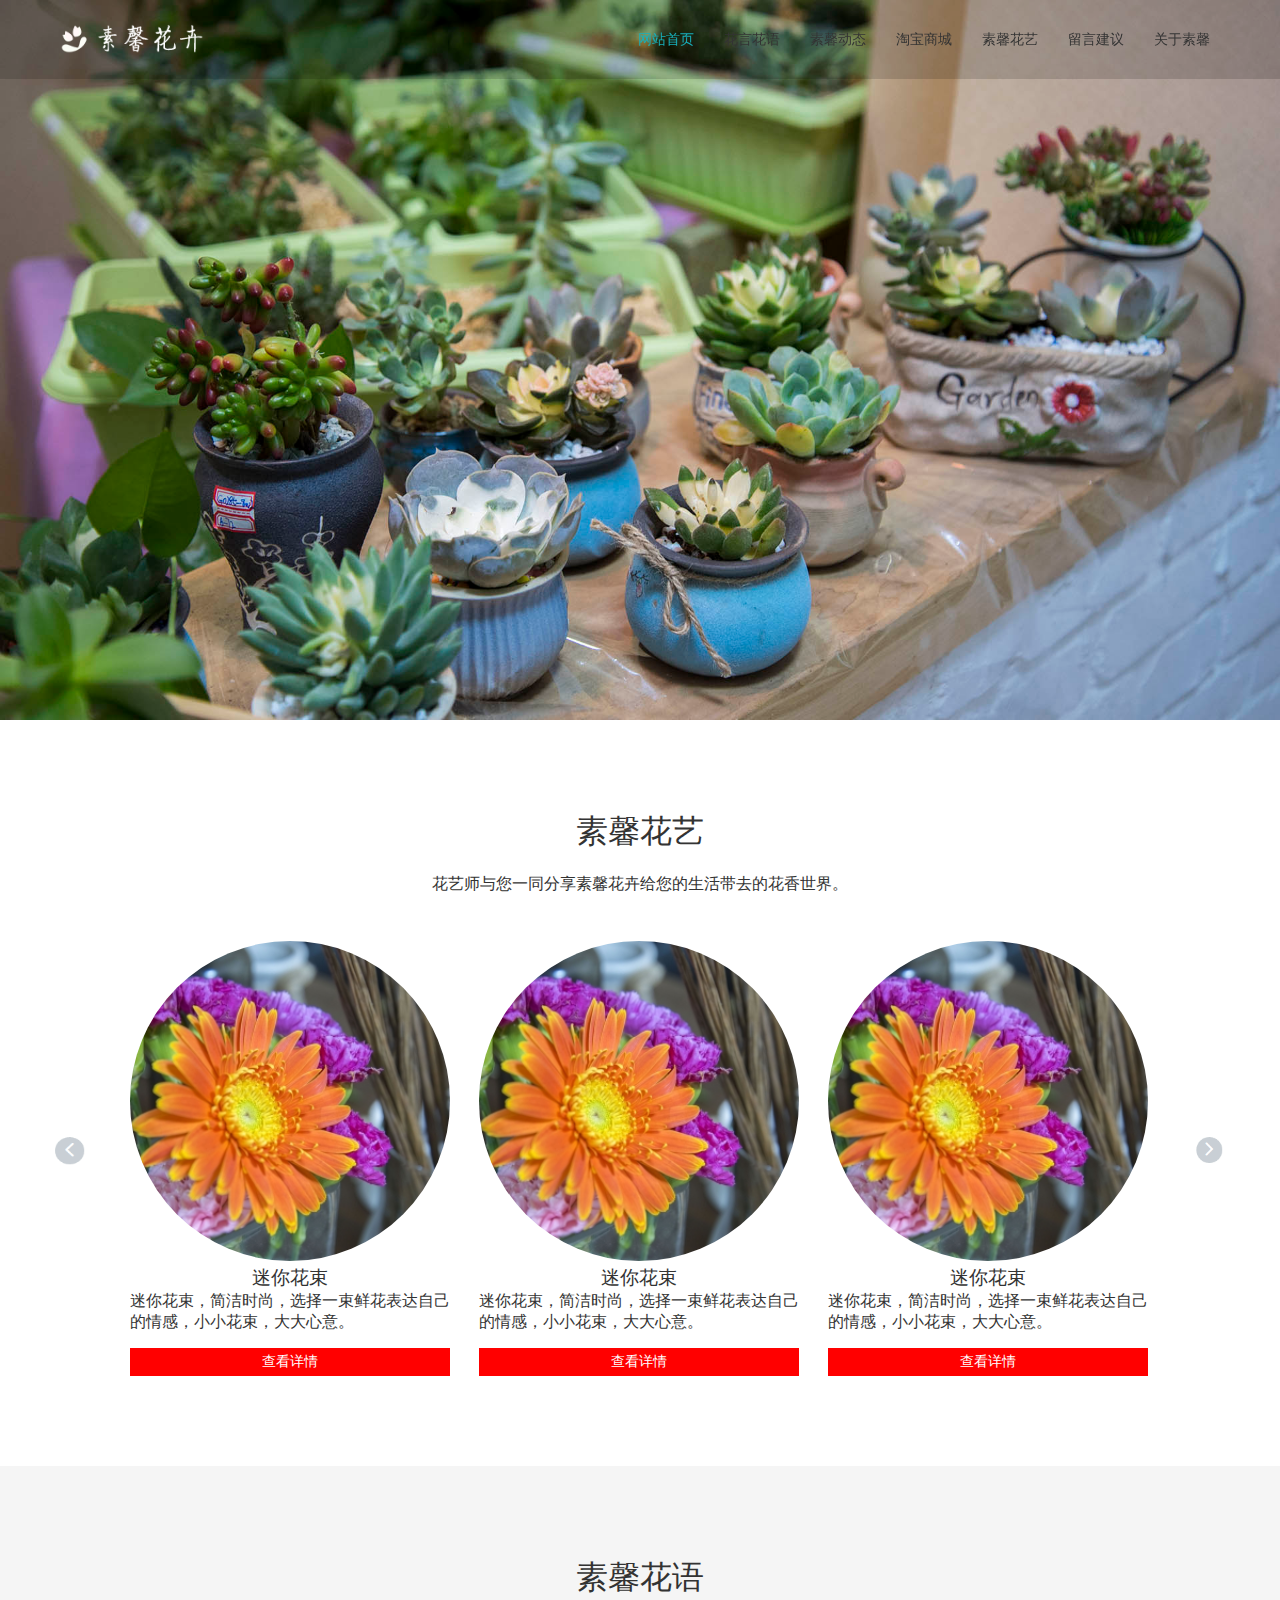
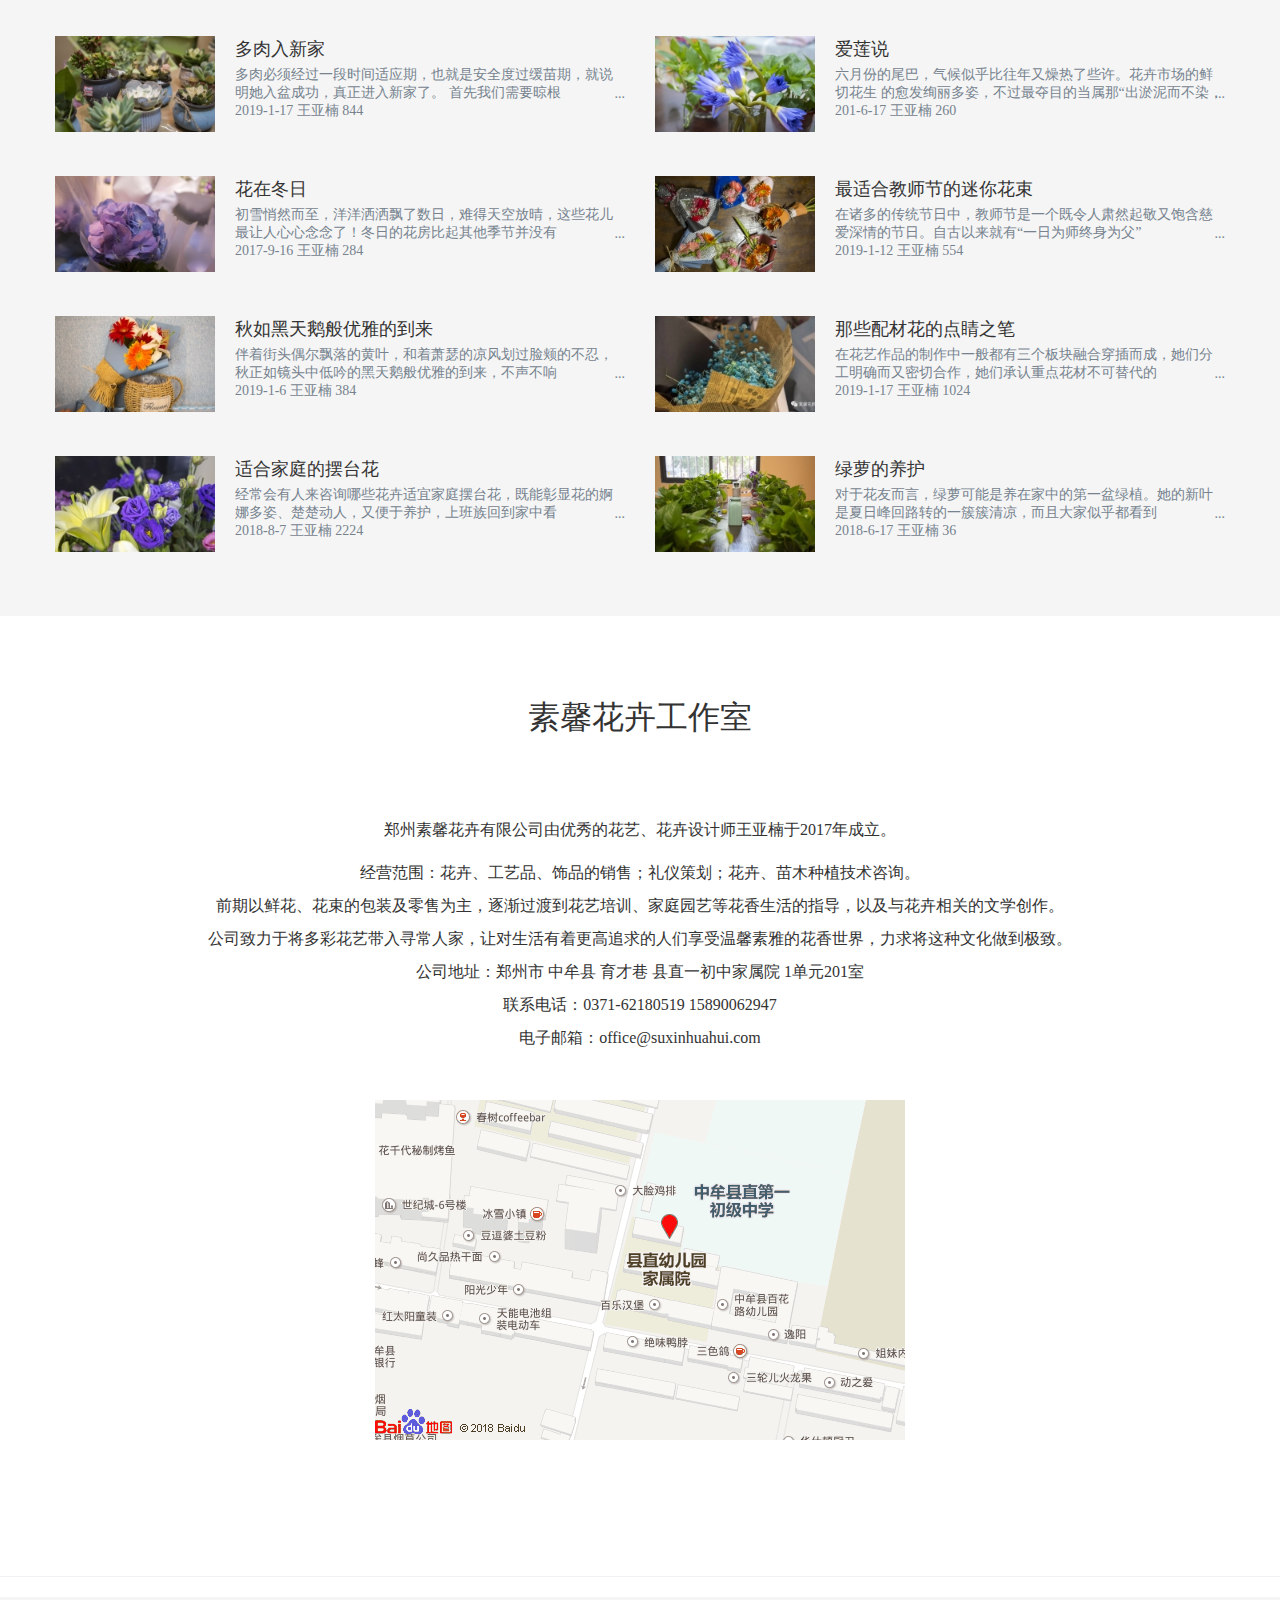
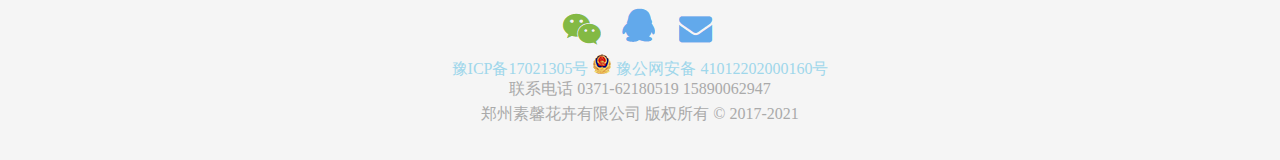
<file: flower/index.html>
<!doctype html>
<html lang="en">
<head>
    <meta charset="UTF-8">
    <meta name="viewport"
          content="width=device-width, user-scalable=no, initial-scale=1.0, maximum-scale=1.0, minimum-scale=1.0">
    <meta http-equiv="X-UA-Compatible" content="ie=edge">
    <title>素馨|花卉|花艺|素馨花卉-郑州素馨花卉有限公司</title>
    <link rel="stylesheet" href="./css/index.css">
</head>
<body>
<div class="nav">
    <div class="navContent">
        <div class="logo">
            <a href="http://localhost:63342/zdf/flower/index.html?_ijt=j42087ib3bcjmmq7sovqd4aek5" title="花卉的网站">
                <img src="./img/logo.png" alt="加载失败">
            </a>
        </div>
        <ul class="navList">
            <li><a href="" style="color: #16b0bc;" title="网站首页">网站首页</a></li>
            <li><a href="index2.html" title="花言花语">花言花语</a></li>
            <li><a href="index3.html" title="素馨动态">素馨动态</a></li>
            <li><a href="" title="淘宝商城">淘宝商城</a></li>
            <li><a href="index5.html" title="素馨花艺">素馨花艺</a></li>
            <li><a href="index6.html" title="留言建议">留言建议</a></li>
            <li><a href="index7.html" title="关于素馨">关于素馨</a></li>

        </ul>
    </div>
</div>
<!--nav-->
<div class="banner">
    <a href="">
        <img src="./img/big1.JPG" alt="加载失败">
    </a>
</div>
<!--banner-->
<div class="next">
    <div class="nextContent">
        <div class="nextWord">
            <h1>素馨花艺</h1>
            <p>花艺师与您一同分享素馨花卉给您的生活带去的花香世界。</p>
        </div>
        <div class="nextPhoto">
            <div class="nextRight">
                <img src="./img/you.png" alt="">
            </div>
            <div class="nextLeft">
                <img src="./img/zuo.png" alt="">
            </div>
            <div class="nextCenter">
                <div class="nextLun">
                    <ul class="nextSi">
                        <li class="nextFen">
                            <img src="./img/tu1.jpg" alt="加载失败">
                            <h3>迷你花束</h3>
                            <p>迷你花束，简洁时尚，选择一束鲜花表达自己的情感，小小花束，大大心意。</p>
                            <div>查看详情</div>
                        </li>
                        <li class="nextFen">
                            <img src="./img/tu1.jpg" alt="加载失败">
                            <h3>迷你花束</h3>
                            <p>迷你花束，简洁时尚，选择一束鲜花表达自己的情感，小小花束，大大心意。</p>
                            <div>查看详情</div>
                        </li>
                        <li class="nextFen">
                            <img src="./img/tu1.jpg" alt="加载失败">
                            <h3>迷你花束</h3>
                            <p>迷你花束，简洁时尚，选择一束鲜花表达自己的情感，小小花束，大大心意。</p>
                            <div>查看详情</div>
                        </li>
                        <li class="nextFen">
                            <img src="./img/tu1.jpg" alt="加载失败">
                            <h3>迷你花束</h3>
                            <p>迷你花束，简洁时尚，选择一束鲜花表达自己的情感，小小花束，大大心意。</p>
                            <div>查看详情</div>
                        </li>

                    </ul>
                </div>
            </div>
        </div>

    </div>
</div>
<!--next  第三个-->
<div class="flower">
    <div class="flowerContent">
        <h1>素馨花语</h1>
        <ul class="flowerList">
            <li class="flowerItem">
                <div class="itemThumb">
                    <a href="" TITLE="多肉入新家">
                        <img src="./img/1.jpg" alt="">
                    </a>
                </div>
                <div class="itemInfo">
                    <h2 class="infoTitle"><a href="">多肉入新家</a></h2>
                    <p class="infoDesc">多肉必须经过一段时间适应期，也就是安全度过缓苗期，就说明她入盆成功，真正进入新家了。
                        首先我们需要晾根
                    </p>
                    <div class="infoOther">
                        <span>2019-1-17</span>
                        <span>王亚楠</span>
                        <span>844</span>
                    </div>
                </div>
            </li>
            <!--item-->
            <li class="flowerItem">
                <div class="itemThumb">
                    <a href="" TITLE="爱莲说 ">
                        <img src="./img/2.jpg" alt="">
                    </a>
                </div>
                <div class="itemInfo">
                    <h2 class="infoTitle"><a href="http://www.suxinhuahui.com/huayanhuayu/shownews.php?lang=cn&id=19">爱莲说</a>
                    </h2>
                    <p class="infoDesc">六月份的尾巴，气候似乎比往年又燥热了些许。花卉市场的鲜切花生
                        的愈发绚丽多姿，不过最夺目的当属那“出淤泥而不染，濯清涟而不妖”
                    </p>
                    <div class="infoOther">
                        <span>201-6-17</span>
                        <span>王亚楠</span>
                        <span>260</span>
                    </div>
                </div>
            </li>
            <!--item-->
            <li class="flowerItem">
                <div class="itemThumb">
                    <a href="" TITLE="花在冬日 ">
                        <img src="./img/3.jpg" alt="">
                    </a>
                </div>
                <div class="itemInfo">
                    <h2 class="infoTitle"><a href="">花在冬日 </a></h2>
                    <p class="infoDesc">初雪悄然而至，洋洋洒洒飘了数日，难得天空放晴，这些花儿最让人心心念念了！冬日的花房比起其他季节并没有
                    </p>
                    <div class="infoOther">
                        <span>2017-9-16</span>
                        <span>王亚楠</span>
                        <span>284</span>
                    </div>
                </div>
            </li>
            <!--item-->
            <li class="flowerItem">
                <div class="itemThumb">
                    <a href="" TITLE="最适合教师节的迷你花束 ">
                        <img src="./img/4.jpg" alt="">
                    </a>
                </div>
                <div class="itemInfo">
                    <h2 class="infoTitle"><a href="">最适合教师节的迷你花束 </a></h2>
                    <p class="infoDesc">在诸多的传统节日中，教师节是一个既令人肃然起敬又饱含慈爱深情的节日。自古以来就有“一日为师终身为父”
                    </p>
                    <div class="infoOther">
                        <span>2019-1-12</span>
                        <span>王亚楠</span>
                        <span>554</span>
                    </div>
                </div>
            </li>
            <!--item-->
            <li class="flowerItem">
                <div class="itemThumb">
                    <a href="" TITLE="秋如黑天鹅般优雅的到来 ">
                        <img src="./img/5.jpg" alt="">
                    </a>
                </div>
                <div class="itemInfo">
                    <h2 class="infoTitle"><a href="">秋如黑天鹅般优雅的到来 </a></h2>
                    <p class="infoDesc">伴着街头偶尔飘落的黄叶，和着萧瑟的凉风划过脸颊的不忍，秋正如镜头中低吟的黑天鹅般优雅的到来，不声不响
                    </p>
                    <div class="infoOther">
                        <span>2019-1-6</span>
                        <span>王亚楠</span>
                        <span>384</span>
                    </div>
                </div>
            </li>
            <!--item-->
            <li class="flowerItem">
                <div class="itemThumb">
                    <a href="" TITLE="那些配材花的点睛之笔 ">
                        <img src="./img/6.jpg" alt="">
                    </a>
                </div>
                <div class="itemInfo">
                    <h2 class="infoTitle"><a href="">那些配材花的点睛之笔 </a></h2>
                    <p class="infoDesc">在花艺作品的制作中一般都有三个板块融合穿插而成，她们分工明确而又密切合作，她们承认重点花材不可替代的
                    </p>
                    <div class="infoOther">
                        <span>2019-1-17</span>
                        <span>王亚楠</span>
                        <span>1024</span>
                    </div>
                </div>
            </li>
            <!--item-->
            <li class="flowerItem">
                <div class="itemThumb">
                    <a href="" TITLE="适合家庭的摆台花 ">
                        <img src="./img/7.jpg" alt="">
                    </a>
                </div>
                <div class="itemInfo">
                    <h2 class="infoTitle"><a href="">适合家庭的摆台花 </a></h2>
                    <p class="infoDesc">经常会有人来咨询哪些花卉适宜家庭摆台花，既能彰显花的婀娜多姿、楚楚动人，又便于养护，上班族回到家中看
                    </p>
                    <div class="infoOther">
                        <span>2018-8-7</span>
                        <span>王亚楠</span>
                        <span>2224</span>
                    </div>
                </div>
            </li>
            <!--item-->
            <li class="flowerItem">
                <div class="itemThumb">
                    <a href="" TITLE="绿萝的养护 ">
                        <img src="./img/8.jpg" alt="">
                    </a>
                </div>
                <div class="itemInfo">
                    <h2 class="infoTitle"><a href="">绿萝的养护</a></h2>
                    <p class="infoDesc">对于花友而言，绿萝可能是养在家中的第一盆绿植。她的新叶是夏日峰回路转的一簇簇清凉，而且大家似乎都看到
                    </p>
                    <div class="infoOther">
                        <span>2018-6-17</span>
                        <span>王亚楠</span>
                        <span>36</span>
                    </div>
                </div>
            </li>
            <!--item-->

        </ul>
    </div>
</div>
<!--flower-->
<div class="work">
    <div class="workCenter">
        <div class="workContent">
            <div class="name">
                <h1>素馨花卉工作室</h1>
            </div>
            <div class="txt">
                <p class="pre1">郑州素馨花卉有限公司由优秀的花艺、花卉设计师王亚楠于2017年成立。</p>
                <p class="pre">经营范围：花卉、工艺品、饰品的销售；礼仪策划；花卉、苗木种植技术咨询。</p>
                <p class="pre">前期以鲜花、花束的包装及零售为主，逐渐过渡到花艺培训、家庭园艺等花香生活的指导，以及与花卉相关的文学创作。</p>
                <p class="pre">公司致力于将多彩花艺带入寻常人家，让对生活有着更高追求的人们享受温馨素雅的花香世界，力求将这种文化做到极致。</p>
                <p class="pre">公司地址：郑州市 中牟县 育才巷 县直一初中家属院 1单元201室</p>
                <p class="pre">联系电话：0371-62180519 15890062947</p>
                <p class="pre">电子邮箱：office@suxinhuahui.com</p>
            </div>
            <div class="map">
                <img src="./img/map.png" alt="加载失败">
            </div>
        </div>
    </div>
</div>
<!--work-->
<div class="last">
    <div class="lastTop"></div>
    <div class="lastTU">
        <a href=""> <img src="./img/weixin.png" alt="加载失败"></a>
        <a href=""> <img src="./img/qq.png" alt="加载失败"></a>
        <a href=""> <img src="./img/youxiang.png" alt="加载失败"></a>
    </div>
    <p>
        <a href="" style="color:  #9fd7eb;">豫ICP备17021305号</a>
        <a href="" style="color:  #9fd7eb;"><img src="./img/police.png" alt="加载失败">
            豫公网安备 41012202000160号</a>
    </p>
    <p>联系电话 0371-62180519 15890062947</p>
    <p>郑州素馨花卉有限公司 版权所有 © 2017-2021</p>
</div>
<!--last-->
</body>
</html>
</file>
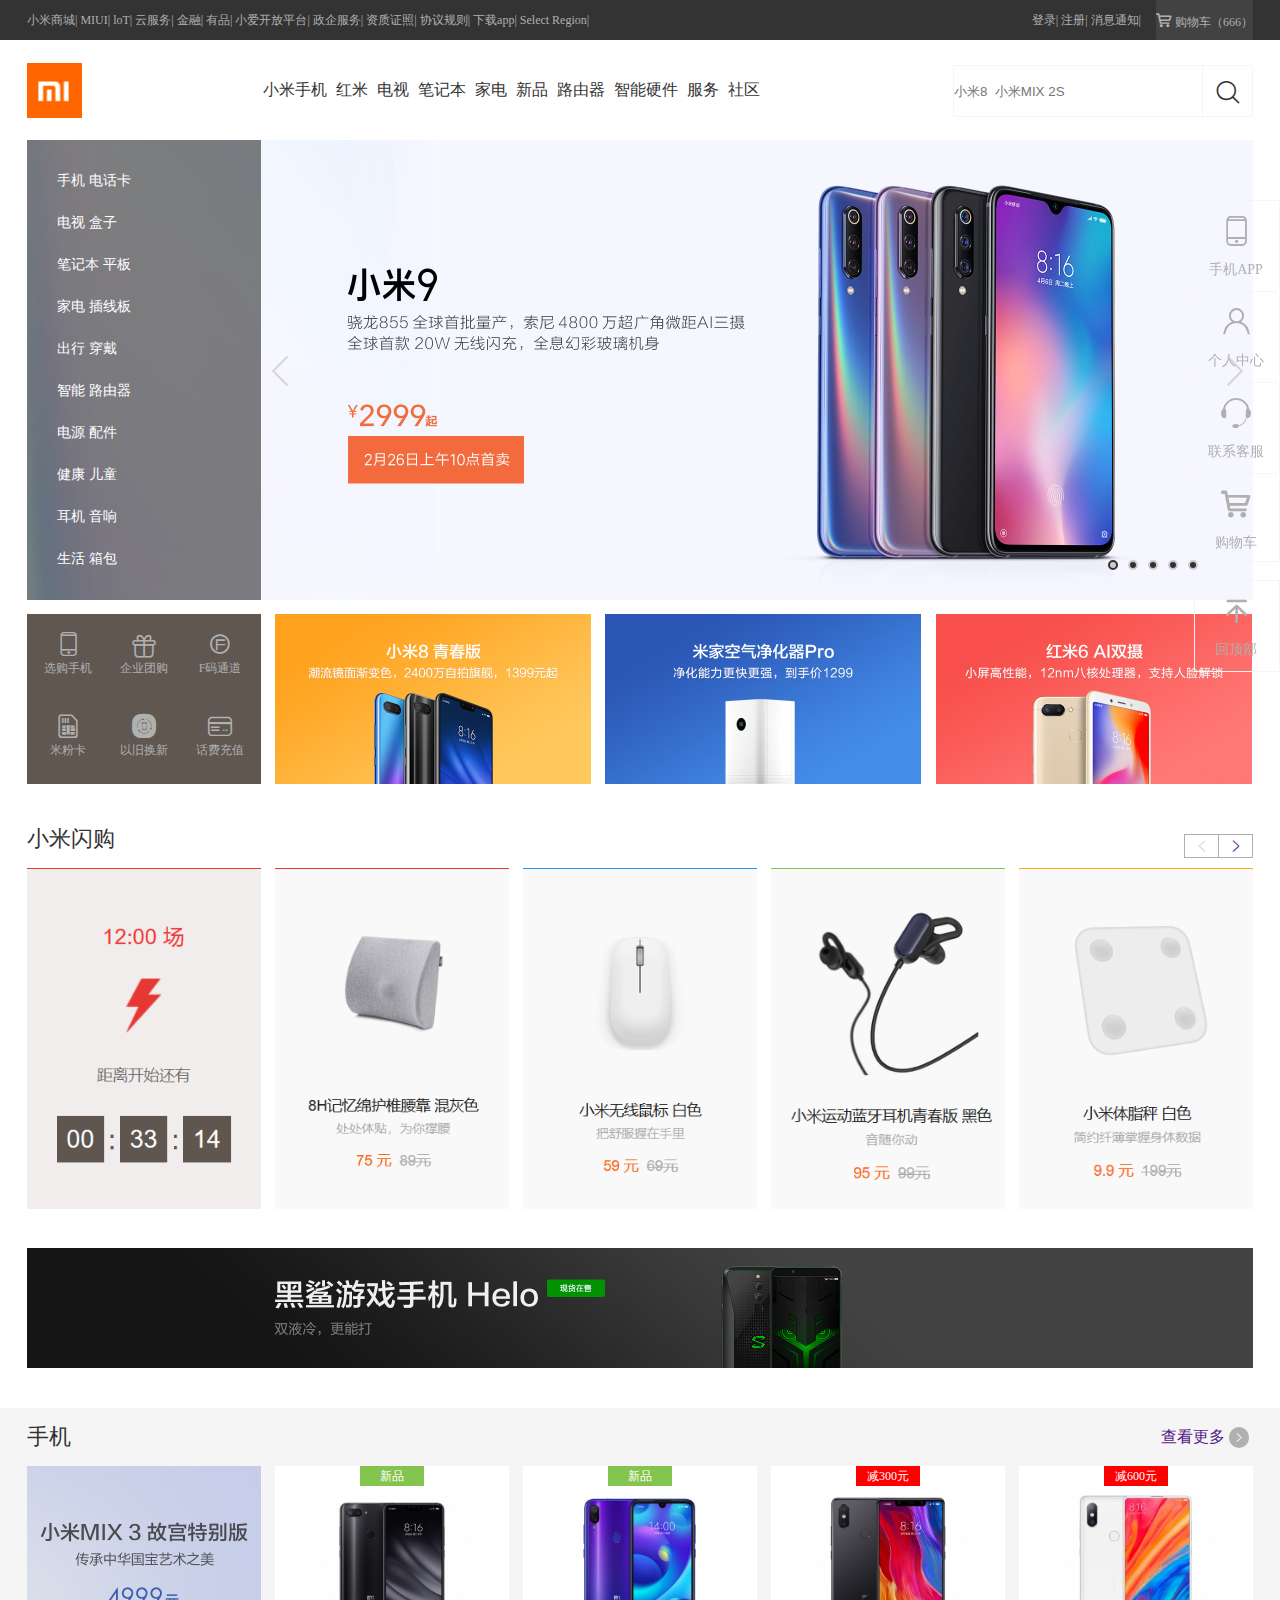
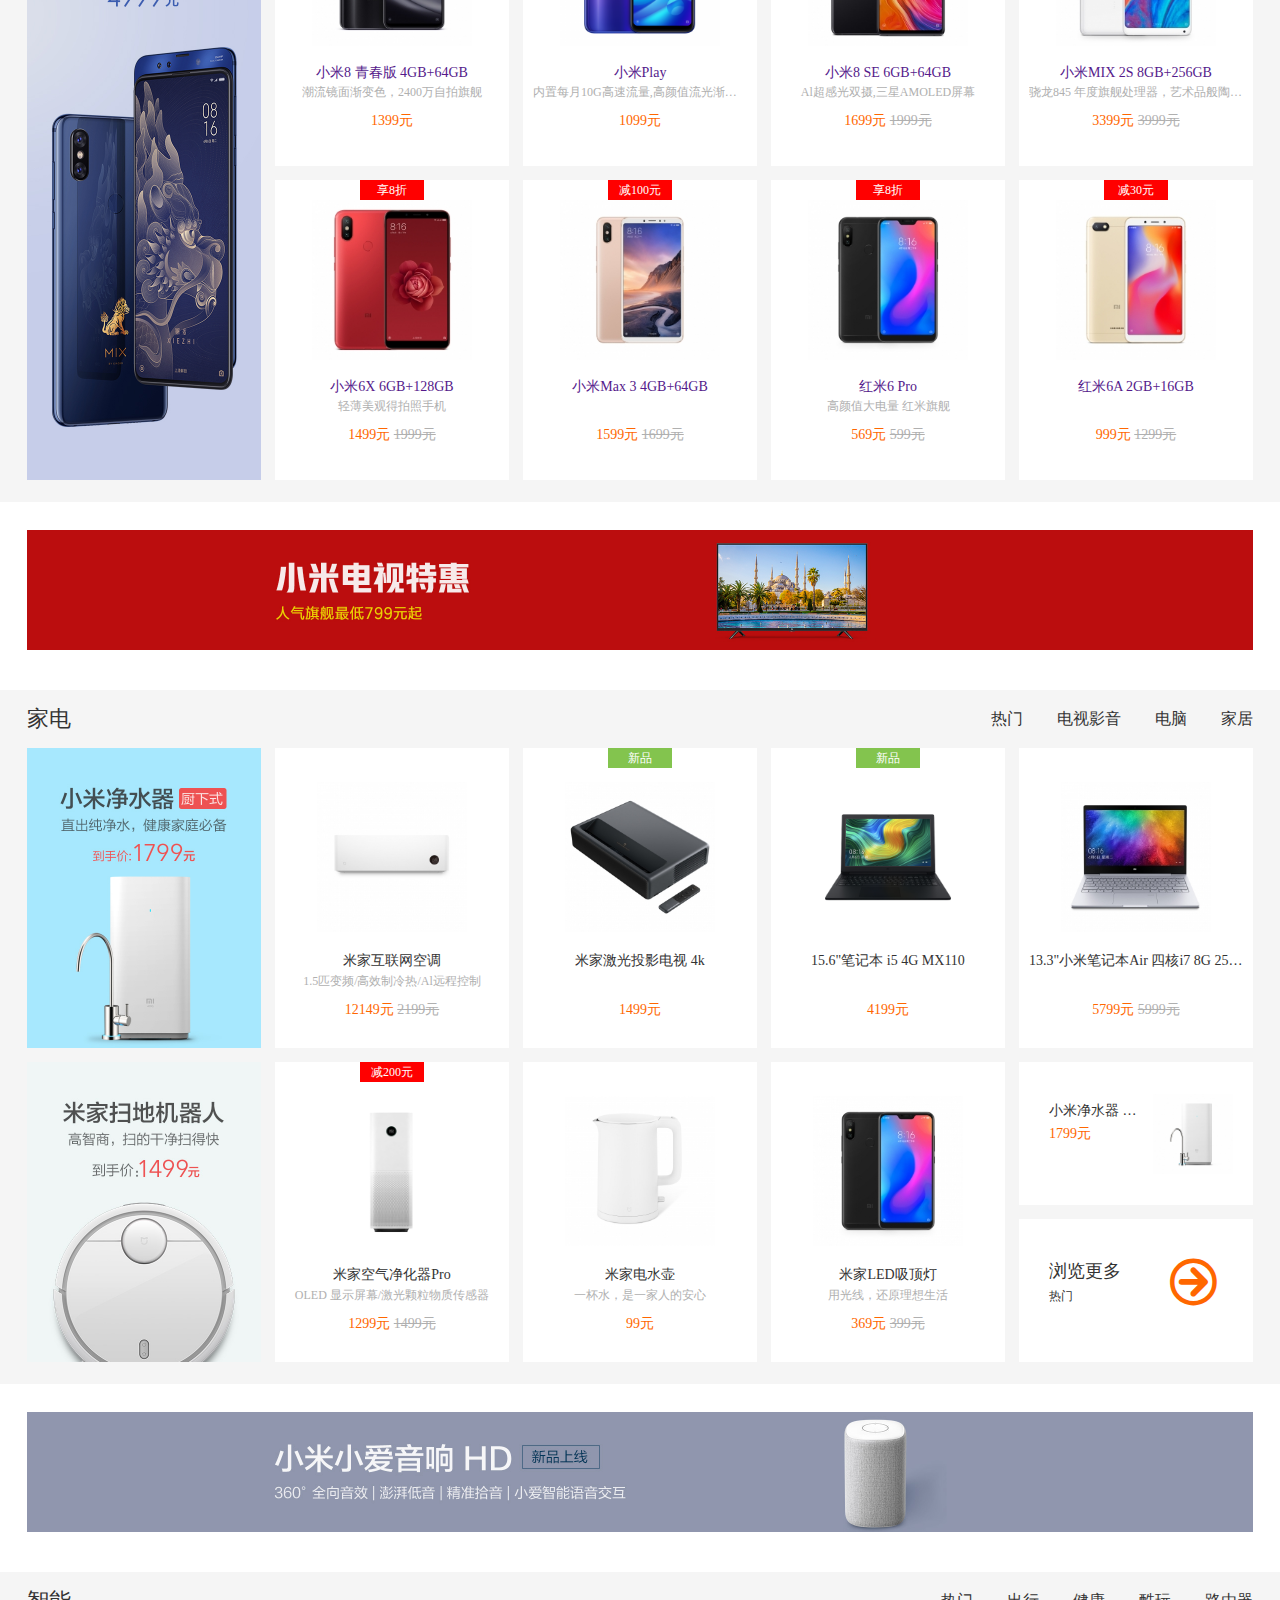
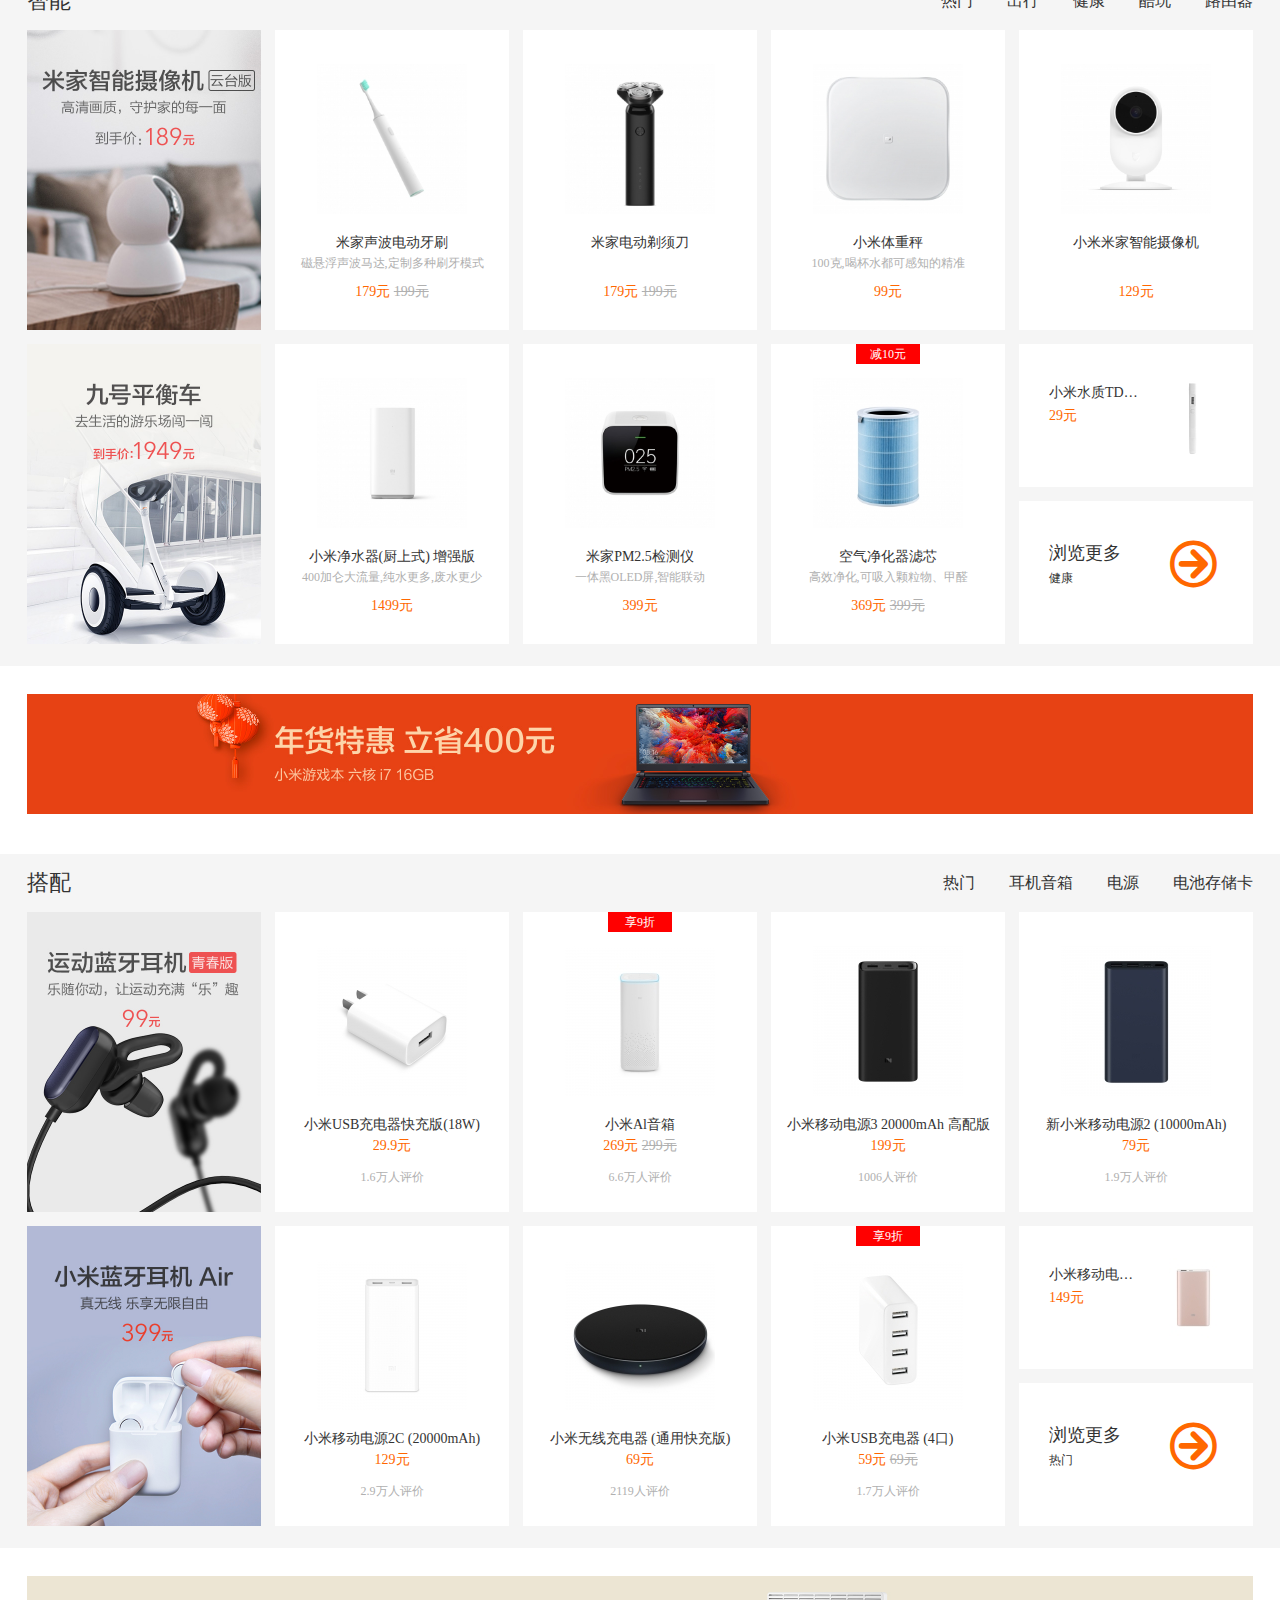
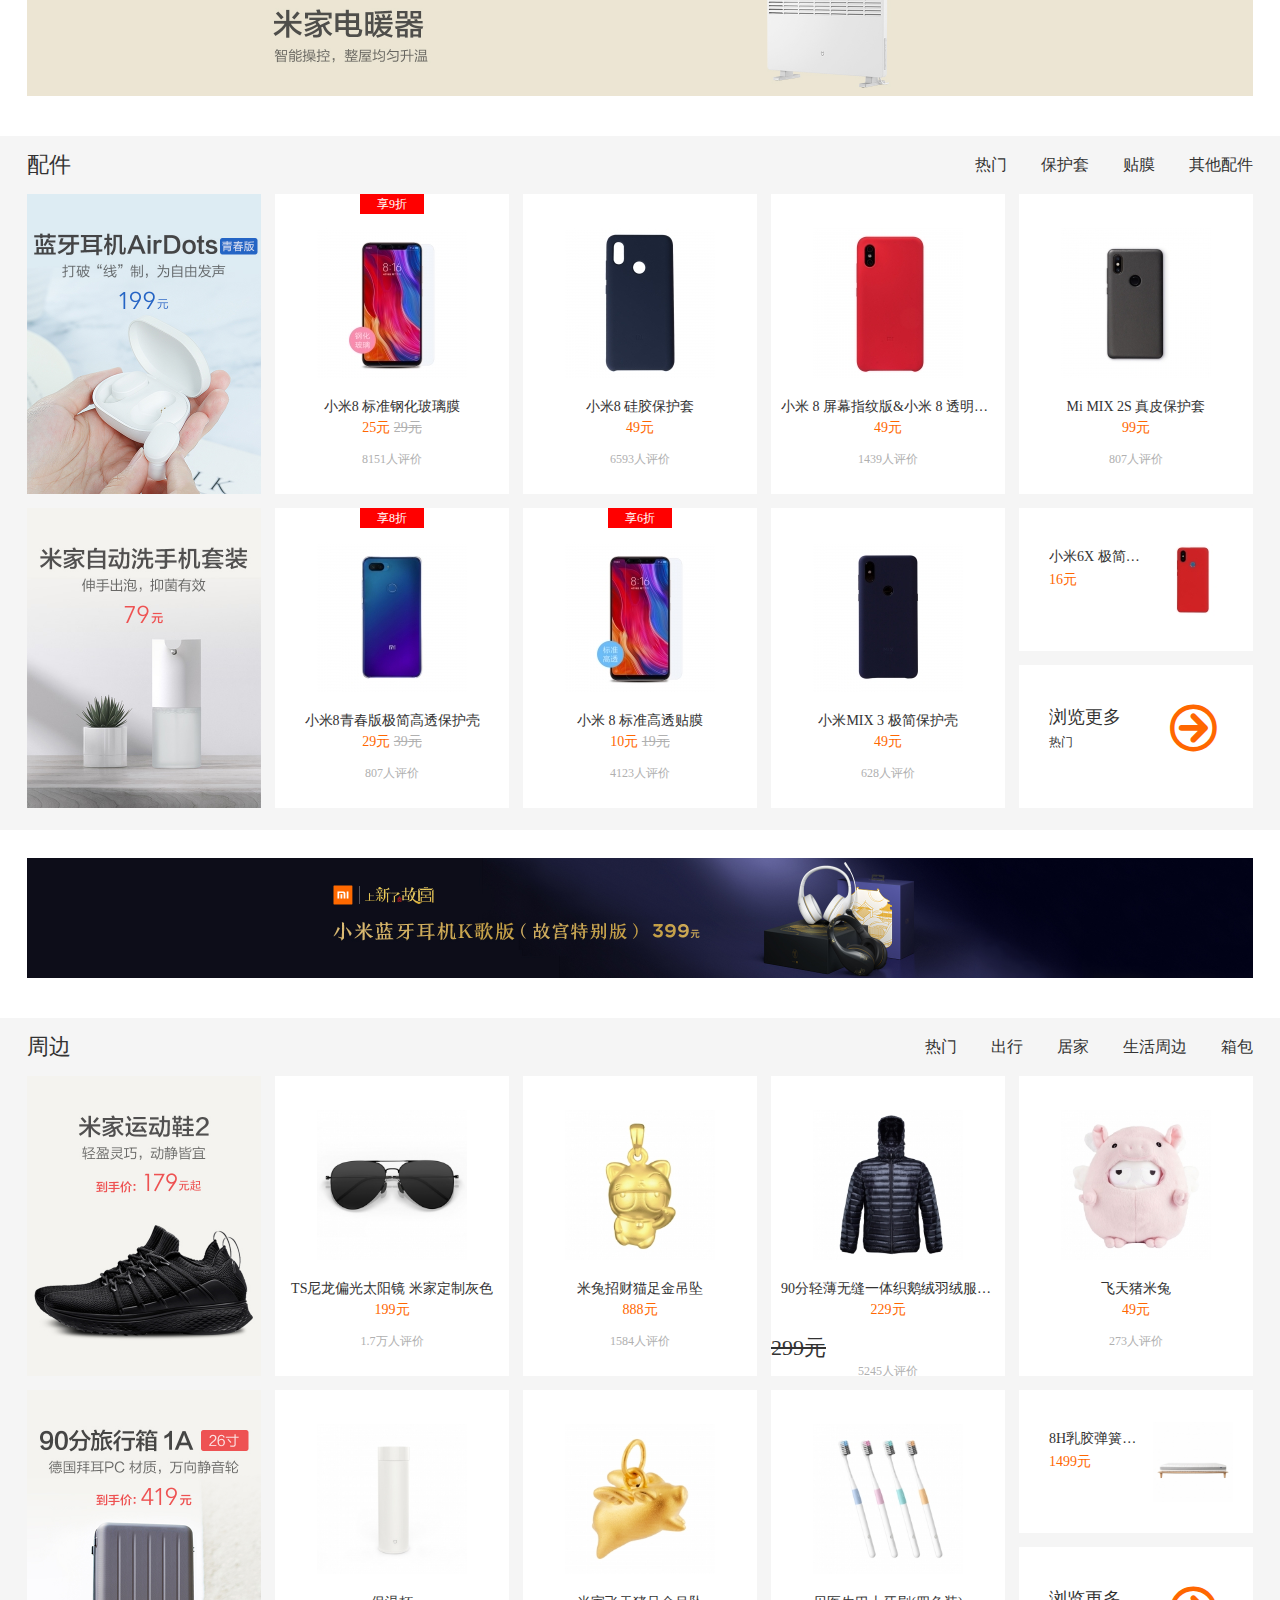
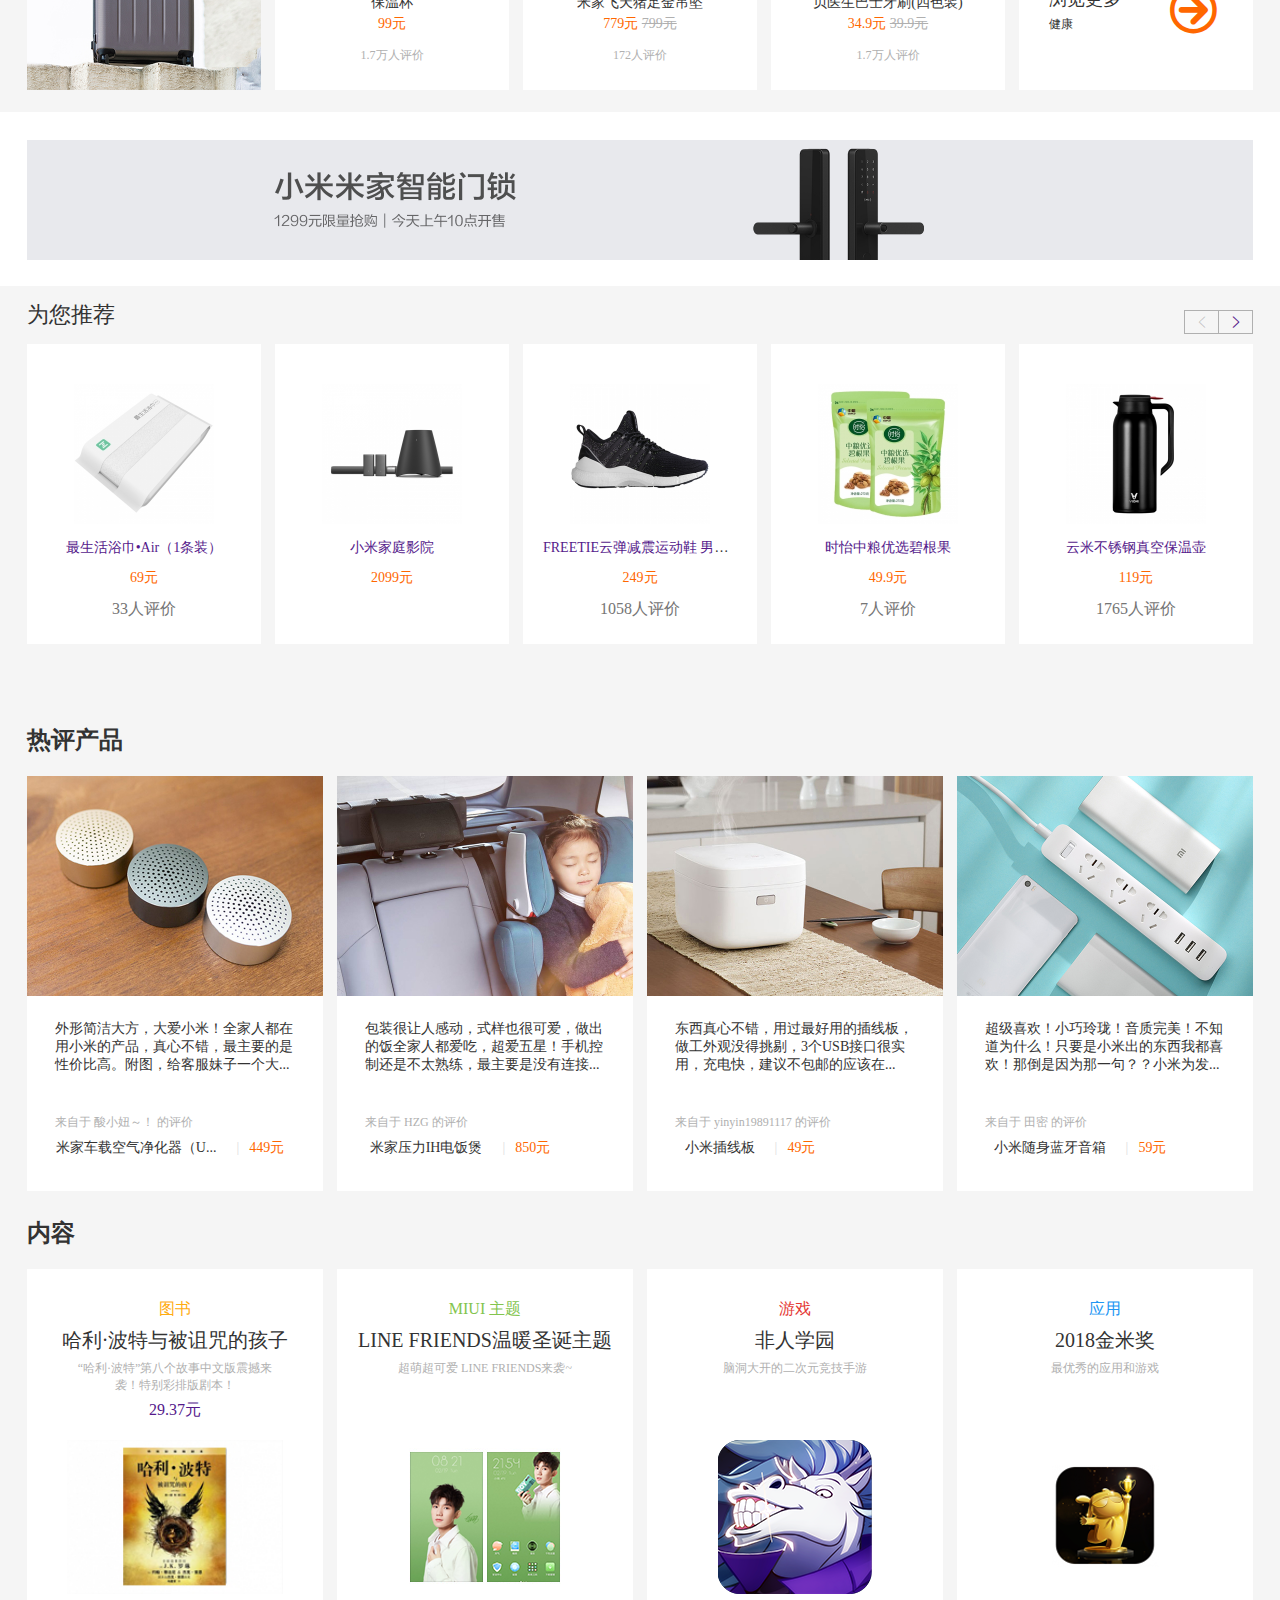
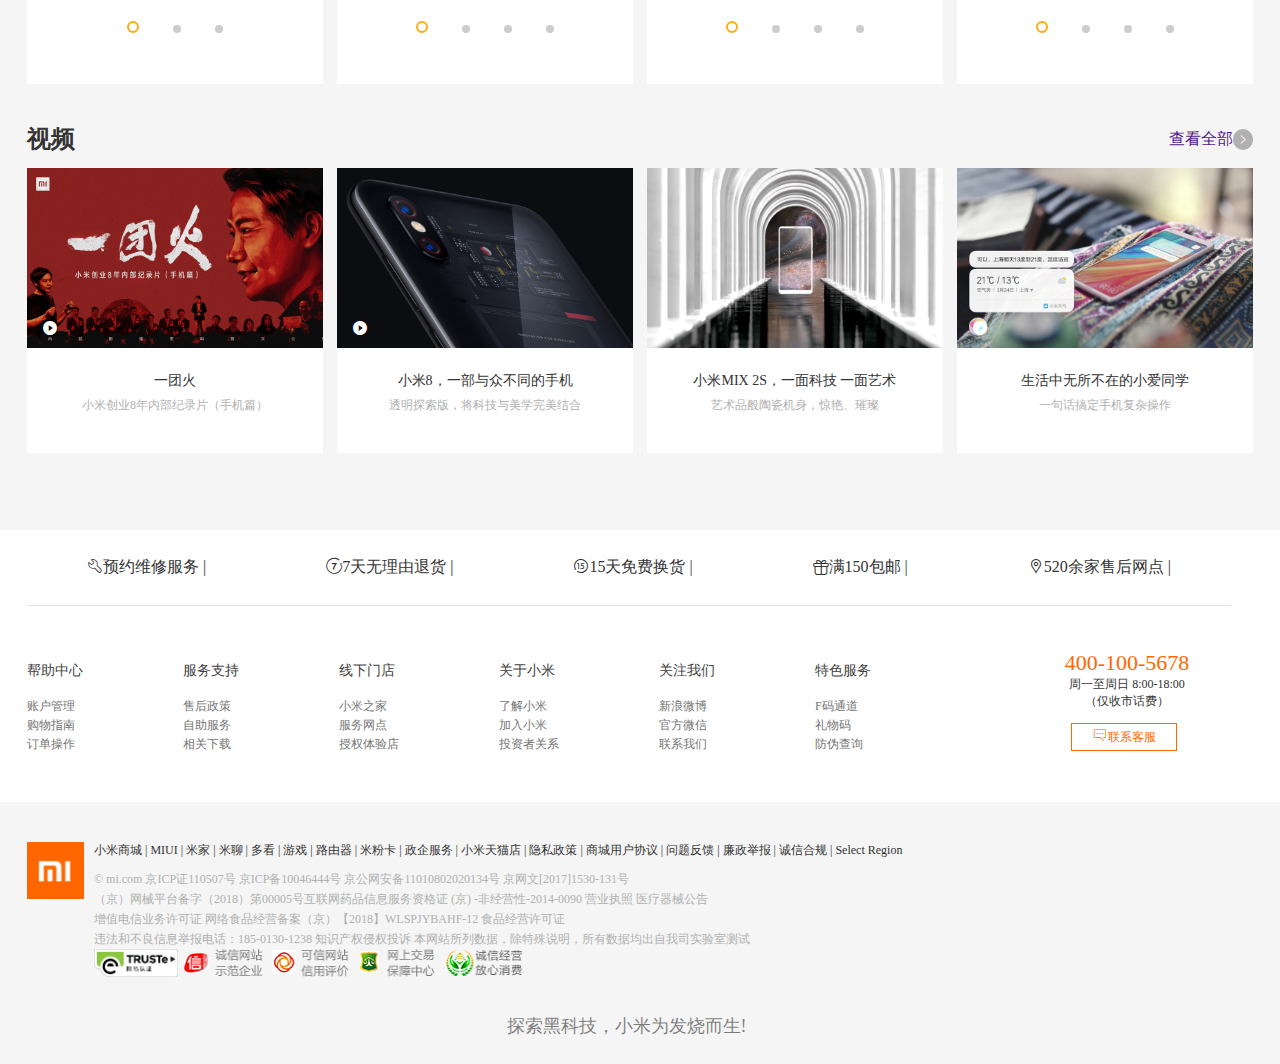
<file: xiaomi/index.html>
<!DOCTYPE html>
<html lang="en">
<head>
    <meta charset="UTF-8">
    <title>小米</title>
    <link rel="stylesheet" href="./css/iconfont.css">
    <link rel="stylesheet" href="./css/index.css">
</head>
<body>
<div class="topBar">
    <div class="content">
        <div class="barNav">
            <a href=""> 小米商城</a><span>|</span>
            <a href="">MIUI</a><span>|</span>
            <a href="">loT</a><span>|</span>
            <a href="">云服务</a><span>|</span>
            <a href="">金融</a><span>|</span>
            <a href="">有品</a><span>|</span>
            <a href="">小爱开放平台</a>|<span></span>
            <a href="">政企服务</a><span>|</span>
            <a href="">资质证照</a><span>|</span>
            <a href="">协议规则</a><span>|</span>
            <a href="">下载app</a><span>|</span>
            <a href="">Select Region</a><span>|</span>
        </div>
        <div class="barCart">
            <a href=""><i class="iconfont icon-gouwuchekong"></i>
                购物车（666）
            </a>
        </div>
        <div class="barInfo">
            <a href="">登录</a><span>|</span>
            <a href="">注册</a><span>|</span>
            <a href="">消息通知</a><span>|</span>
        </div>
    </div>
</div>
<!--topBar-->
<div class="topHeader">
    <div class="headerContent">
        <div class="headerPhoto">
            <a href="">
                <img src="./img/mi.png" alt="加载失败">
            </a>
        </div>
        <div class="headerText">
            <a href="">小米手机</a>
            <a href="">红米</a>
            <a href="">电视</a>
            <a href="">笔记本</a>
            <a href="">家电</a>
            <a href="">新品</a>
            <a href="">路由器</a>
            <a href="">智能硬件</a>
            <a href="">服务</a>
            <a href="">社区</a>
        </div>
        <div class="headerSearch">
            <form method="get">
                <input type="text" style="width: 248px;height: 50px; border: 1px solid #f5f5f5; float: left"
                       placeholder="小米8  小米MIX 2S">
                <div style="border-top: 1px solid #f5f5f5;border-right: 1px solid #f5f5f5;border-bottom: 1px solid #f5f5f5;">
                    <i class="iconfont icon-fangdajing"></i>
                </div>
            </form>
        </div>
    </div>
</div>
<!--topHeader-->
<div id="banner">
    <ul id="imgBox">
        <li class="active"><a href=""><img src="./img/b1.jpg" alt=""></a></li>
        <li><a href=""><img src="./img/b2.jpg" alt=""></a></li>
        <li><a href=""><img src="./img/b3.jpg" alt=""></a></li>
        <li><a href=""><img src="./img/b4.jpg" alt=""></a></li>
        <li><a href=""><img src="./img/b5.jpg" alt=""></a></li>
    </ul>
    <div id="prev" class="slides"></div>
    <div id="next" class="slides"></div>
    <ul id="pagerBox">
        <li class="active"></li>
        <li></li>
        <li></li>
        <li></li>
        <li></li>
    </ul>
    <ul class="aslide">
        <li class="aslideList">
            <a href="">
                手机 电话卡
                <i class="iconfont icon-gengduo"></i>
            </a>
        </li>
        <li class="aslideList">
            <a href="">
                电视 盒子
                <i class="iconfont icon-gengduo"></i>
            </a>
        </li>
        <li class="aslideList">
            <a href="">
                笔记本 平板
                <i class="iconfont icon-gengduo"></i>
            </a>
        </li>
        <li class="aslideList">
            <a href="">
                家电 插线板
                <i class="iconfont icon-gengduo"></i>
            </a>
        </li>
        <li class="aslideList">
            <a href="">
                出行 穿戴
                <i class="iconfont icon-gengduo"></i>
            </a>
        </li>
        <li class="aslideList">
            <a href="">
                智能 路由器
                <i class="iconfont icon-gengduo"></i>
            </a>
        </li>
        <li class="aslideList">
            <a href="">
                电源 配件
                <i class="iconfont icon-gengduo"></i>
            </a>
        </li>
        <li class="aslideList">
            <a href="">
                健康 儿童
                <i class="iconfont icon-gengduo"></i>
            </a>
        </li>
        <li class="aslideList">
            <a href="">
                耳机 音响
                <i class="iconfont icon-gengduo"></i>
            </a>
        </li>
        <li class="aslideList">
            <a href="">
                生活 箱包
                <i class="iconfont icon-gengduo"></i>
            </a>
        </li>
    </ul>
</div>
<script>
    let pages = document.querySelectorAll("#pagerBox>li");//声明pagers变量通过document整个文档用querySelectorAll选择文档中的标签

    let img = document.querySelectorAll("#imgBox>li");//声明pagers变量通过document整个文档用querySelectorAll选择文档中的标签

    let banner = document.querySelector("#banner");//声明pagers变量通过document整个文档用querySelectorAll选择文档中的标签

    let flag = false;//声明flag是假，下面有它的条件，如果满足它是false那个条件就会返回false，否则就继续实施下面的程序

    pages.forEach(function (ele, index) {//通过已经声明的变量pagers用forEach方法遍历数组用回调函数(对于每个值要进行的操作)
        ele.onclick = function () {//通过ele这个参数用onclick鼠标单击事件用函数表示出来
            flag = true;//如果点击了flag为真，下面的条件就不满足就不会继续了
            now = index;
            for (let i = 0; i < img.length; i++) {//通过for循环声明一个变量i初始值为0，i小于变量imgs的length长度，i循环++
                img[i].classList.remove("active");//变量imgs的（第i个）classList类的集合通过remove移除active这个类
                pages[i].classList.remove("active");//变量pagers的（第i个）classList类的集合通过remove移除active这个类
            }
            img[index].classList.add("active");//变量imgs第index个的class List类的集合用add添加active这个类
            this.classList.add("active");//变量pagers中的class List类的集合用add添加active这个类
        }
    });
    let now = 0;// 声明一个变量now初始值为0
    function move() {//创建move函数
        now++;// 变量now在函数中++
        if (now === img.length) {//如果满足条件变量now=变量imgs的长度就让now恢复初始值0
            now = 0;
        }
        if (now === -1) {
            now = img.length - 1;
        }
        for (let i = 0; i < img.length; i++) {//通过for循环声明一个变量i初始值为0，i小于变量imgs的length长度，i循环++
            img[i].classList.remove("active");//变量imgs的（第i个）classList类的集合通过remove移除active这个类
            pages[i].classList.remove("active");//变量pagers的（第i个）classList类的集合通过remove移除active这个类
        }
        img[now].classList.add("active");//变量imgs第index个的class List类的集合用add添加active这个类
        pages[now].classList.add("active");//变量pagers第index个的class List类的集合用add添加active这个类
    }

    {
        let st = setInterval(move, 3000);//声明一个变量st通过setInterval方法定时3000毫秒调用move函数一次
        banner.onmouseenter = function () {//通过onmouseenter事件在鼠标进入banner这个元素时
            clearInterval(st);//清除定时st
        };
        banner.onmouseleave = function () {//通过onmouseleave事件在鼠标离开banner这个元素时
            if (flag) {//如果满足flag就返回flag的原值
                return;
            }
            st = setInterval(move, 3000);//变量st通过setInterval方法定时3000毫秒调用move函数一次
        }
    }
    let next = document.querySelector("#next");
    let prev = document.querySelector("#prev");
    let flag2 = true;
    next.onclick = function () {
        if (flag2) {
            flag2 = false;
            flag = true;
            move();
        }
    };
    prev.onclick = function () {
        if (flag2) {
            flag2 = false;
            now -= 2;
            flag = true;
            move();
        }
    };
    img.forEach(function (ele) {
        ele.addEventListener("transitionend", function () {
            flag2 = true;
        })
    });
</script>
<!--banner-->
<div class="show">
    <div class="showMain">
        <div class="showBuy">
            <div class="buyPhoto">
                <a href="">
                    <i class="iconfont icon-shouji"></i>
                    <p class="txt">选购手机</p>
                </a>
            </div>
            <div class="buyPhoto">
                <a href="">
                    <i class="iconfont icon-liwu"></i>
                    <p class="txt">企业团购</p>
                </a>
            </div>
            <div class="buyPhoto">
                <a href="">
                    <i class="iconfont icon-Fma"></i>
                    <p class="txt">F码通道</p>
                </a>
            </div>
            <div class="buyPhoto">
                <a href="">
                    <i class="iconfont icon-mifenqia"></i>
                    <p class="txt">米粉卡</p>
                </a>
            </div>
            <div class="buyPhoto">
                <a href="">
                    <i class="iconfont icon-yijiuhuanxin"></i>
                    <p class="txt">以旧换新</p>
                </a>
            </div>
            <div class="buyPhoto">
                <a href="">
                    <i class="iconfont icon-huafeichongzhi"></i>
                    <p class="txt">话费充值</p>
                </a>
            </div>
        </div>
        <div class="showPhoto">
            <div class="showFirst">
                <a href="">
                    <img src="./img/1.jpg" alt="">
                </a>
            </div>
            <div class="showSecond">
                <a href="">
                    <img src="./img/2.jpg" alt="">
                </a>
            </div>
            <div class="showSecond">
                <a href="">
                    <img src="./img/3.jpg" alt="">
                </a>
            </div>
        </div>
    </div>
</div>
<!--show-->
<div class="buyMain">
    <div class="buyContent">
        <div class="buyText">
            <h2 class="buyTextTitle">小米闪购</h2>
            <div class="buyTextMore">
                <div class="buyTextMoreLogo" style="border-right: 1px solid #b0b0b0">
                    <a href="">
                        <i class="iconfont icon-zuojiantou" style="color: rgba(0,0,0,0.2)"></i>
                    </a>
                </div>
                <div class="buyTextMoreLogo">
                    <a href="">
                        <i class="iconfont icon-zuojiantou-copy"></i>
                    </a>
                </div>
            </div>
        </div>
        <div class="buyPs">
            <div class="psFourth" style="border-top: 1px solid #e53935">
                <a href="">
                    <img src="./img/shijian.png" alt="加载失败">
                </a>
            </div>
            <div class="psFour" style="border-top: 1px solid #ffac13">
                <a href="">
                    <img src="./img/1.1.png" alt="加载失败">
                </a>
            </div>
            <div class="psFour" style="border-top: 1px solid #83c44e">
                <a href="">
                    <img src="./img/1.2.png" alt="加载失败">
                </a>
            </div>
            <div class="psFour" style="border-top: 1px solid #2196f3">
                <a href="">
                    <img src="./img/1.3.png" alt="加载失败">
                </a>
            </div>
            <div class="psFour" style="border-top: 1px solid#e53935">
                <a href="">
                    <img src="./img/1.4.png" alt="加载失败">
                </a>
            </div>
        </div>
    </div>
</div>
<!--buyMain-->
<div class="blackShark">
    <div class="blackSharkPs">
        <a href="">
            <img src="./img/shark.jpg" alt="加载失败">
        </a>
    </div>
</div>
<!--blackShark-->
<div class="phone">
    <div class="phoneContent">
        <div class="phoneText">
            手机
            <div class="phoneTextMore">
                <a href="" class="orange">
                    查看更多 <i class="iconfont icon-zuojiantou-copy"></i>
                </a>
            </div>
        </div>
        <div class="phonePhoto">
            <div class="phonePhotoLeft">
                <a href="">
                    <img src="./img/phone.jpg" alt="">
                </a>
            </div>
            <div class="phonePhotoRight">
                <div class="new">新品</div>
                <div class="phonePhotoRightImage">
                    <a href="">
                        <img src="./img/phone1.jpg" alt="加载失败">
                    </a>
                </div>
                <h3><a href="">
                    小米8 青春版 4GB+64GB
                </a></h3>
                <p class="txt">潮流镜面渐变色，2400万自拍旗舰</p>
                <p class="number"><span>1399</span>元</p>
            </div>
            <div class="phonePhotoRight">
                <div class="new">新品</div>
                <div class="phonePhotoRightImage">
                    <a href="">
                        <img src="./img/phone2.png" alt="加载失败">
                    </a>
                </div>
                <h3><a href="">
                    小米Play
                </a></h3>
                <p class="txt">内置每月10G高速流量,高颜值流光渐变色</p>
                <p class="number"><span>1099</span>元</p>
            </div>
            <div class="phonePhotoRight">
                <div class="new" style="background: red">减300元</div>
                <div class="phonePhotoRightImage">
                    <a href="">
                        <img src="./img/phone3.jpg" alt="加载失败">
                    </a>
                </div>
                <h3><a href="">
                    小米8 SE 6GB+64GB
                </a></h3>
                <p class="txt">Al超感光双摄,三星AMOLED屏幕</p>
                <p class="number"><span>1699</span>元
                    <del><span>1999</span>元</del>
                </p>
            </div>
            <div class="phonePhotoRight">
                <div class="new" style="background: red">减600元</div>
                <div class="phonePhotoRightImage">
                    <a href="">
                        <img src="./img/phone4.jpg" alt="加载失败">
                    </a>
                </div>
                <h3><a href="">
                    小米MIX 2S 8GB+256GB
                </a></h3>
                <p class="txt">骁龙845 年度旗舰处理器，艺术品般陶瓷机身</p>
                <p class="number"><span>3399</span>元
                    <del><span>3999</span>元</del>
                </p>
            </div>
            <div class="phonePhotoRight">
                <div class="new" style="background: red">享8折</div>
                <div class="phonePhotoRightImage">
                    <a href="">
                        <img src="./img/phone5.jpg" alt="加载失败">
                    </a>
                </div>
                <h3><a href="">
                    小米6X 6GB+128GB
                </a></h3>
                <p class="txt">轻薄美观得拍照手机</p>
                <p class="number"><span>1499</span>元
                    <del><span>1999</span>元</del>
                </p>
            </div>
            <div class="phonePhotoRight">
                <div class="new" style="background: red">减100元</div>
                <div class="phonePhotoRightImage">
                    <a href="">
                        <img src="./img/phone6.jpg" alt="加载失败">
                    </a>
                </div>
                <h3><a href="">
                    小米Max 3 4GB+64GB
                </a></h3>
                <p class="txt"></p>
                <p class="number"><span>1599</span>元
                    <del><span>1699</span>元</del>
                </p>
            </div>
            <div class="phonePhotoRight">
                <div class="new" style="background: red">享8折</div>
                <div class="phonePhotoRightImage">
                    <a href="">
                        <img src="./img/phone7.jpg" alt="加载失败">
                    </a>
                </div>
                <h3><a href="">
                    红米6 Pro
                </a></h3>
                <p class="txt">高颜值大电量 红米旗舰</p>
                <p class="number"><span>569</span>元
                    <del><span>599</span>元</del>
                </p>
            </div>
            <div class="phonePhotoRight">
                <div class="new" style="background: red">减30元</div>
                <div class="phonePhotoRightImage">
                    <a href="">
                        <img src="./img/phone8.jpg" alt="加载失败">
                    </a>
                </div>
                <h3><a href="">
                    红米6A 2GB+16GB
                </a></h3>
                <p class="txt"></p>
                <p class="number"><span>999</span>元
                    <del><span>1299</span>元</del>
                </p>
            </div>
        </div>
    </div>
</div>
<!--phone-->
<div class="tvSale">
    <div class="tvSalePs">
        <a href="">
            <img src="./img/tv.jpg" alt="加载失败">
        </a>
    </div>
</div>
<!--tvSale-->
<div class="appliance">
    <div class="appContent">
        <div class="appText">
            家电
            <div class="appTextList">
                <ul class="four">
                    <li>热门</li>
                    <li>电视影音</li>
                    <li>电脑</li>
                    <li>家居</li>
                </ul>
            </div>
        </div>
        <div class="appPhoto">
                <div class="appPhotoLeft">
                    <a href="">
                        <img src="./img/left1.jpg" alt="">
                    </a>
            </div>
            <div class="appPhotoBig">
                <div class="appPhotoBigImg">
                    <a href="">
                        <img src="./img/big1.jpg" alt="加载失败">
                    </a>
                </div>
                <h3><a href="">
                    米家互联网空调
                </a></h3>
                <p class="txt">1.5匹变频/高效制冷热/Al远程控制</p>
                <p class="number"><span>12149</span>元
                    <del><span>2199</span>元</del>
                </p>
                <div class="furu">
                    <a href="" class="fururow">
                        <div class="zi">已安装好了，是不是很气派</div>
                        <p class="author">来自于 孙李 的评价</p>
                    </a>
                </div>
            </div>
            <div class="appPhotoBig">
                <div class="new">新品</div>
                <div class="appPhotoBigImg">
                    <a href="">
                        <img src="./img/big2.jpg" alt="加载失败">
                    </a>
                </div>
                <h3><a href="">
                    米家激光投影电视 4k
                </a></h3>
                <p class="txt"></p>
                <p class="number"><span>1499</span>元</p>
                <div class="furu">
                    <a href="" class="fururow">
                        <div class="zi">小小的 喜欢 希望可以用久一点 还是不错的</div>
                        <p class="author">来自于 336699 的评价</p>
                    </a>
                </div>
            </div>
            <div class="appPhotoBig">
                <div class="new">新品</div>
                <div class="appPhotoBigImg">
                    <a href="">
                        <img src="./img/big3.png" alt="加载失败">
                    </a>
                </div>
                <h3>
                    <a href="">
                        15.6"笔记本 i5 4G MX110
                    </a>
                </h3>
                <p class="txt"></p>
                <p class="number"><span>4199</span>元 </p>
                <div class="furu">
                    <a href="" class="fururow">
                        <div class="zi">速度快！服务好！效率高！师傅辛苦了！ </div>
                        <p class="author">来自于 周思凡 的评价</p>
                    </a>
                </div>
            </div>
            <div class="appPhotoBig">
                <div class="appPhotoBigImg">
                    <a href="">
                        <img src="./img/big4.jpg" alt="加载失败">
                    </a>
                </div>
                <h3>
                    <a href="">
                        13.3"小米笔记本Air 四核i7 8G 256G MX150 银色
                    </a>
                </h3>
                <p class="txt"></p>
                <p class="number"><span>5799</span>元
                    <del><span>5999</span>元</del>
                </p>
                <div class="furu">
                    <a href="" class="fururow">
                        <div class="zi">办公用很合适，物美价廉，小米的忠实粉丝 </div>
                        <p class="author">来自于 漂泊 的评价</p>
                    </a>
                </div>
            </div>
            <div class="appPhotoLeft">
                <a href="">
                    <img src="./img/left2.jpg" alt="">
                </a>
            </div>
            <div class="appPhotoBig">
                <div class="new" style="background: red">减200元</div>
                <div class="appPhotoBigImg">
                    <a href="">
                        <img src="./img/big5.png" alt="加载失败">
                    </a>
                </div>
                <h3>
                    <a href="">
                        米家空气净化器Pro
                    </a>
                </h3>
                <p class="txt">OLED 显示屏幕/激光颗粒物质传感器</p>
                <p class="number"><span>1299</span>元
                    <del><span>1499</span>元</del>
                </p>
                <div class="furu">
                    <a href="" class="fururow">
                        <div class="zi">轻薄完美，深空灰超帅！ </div>
                        <p class="author">来自于 1*215219 的评价</p>
                    </a>
                </div>
            </div>
            <div class="appPhotoBig">
                <div class="appPhotoBigImg">
                    <a href="">
                        <img src="./img/big6.jpg" alt="加载失败">
                    </a>
                </div>
                <h3>
                    <a href="">
                        米家电水壶
                    </a>
                </h3>
                <p class="txt">一杯水，是一家人的安心</p>
                <p class="number"><span>99</span>元 </p>
                <div class="furu">
                    <a href="" class="fururow">
                        <div class="zi">变成忠实的米粉了，烧水很快声音也小，顺便晒几张小米8拍的照片 </div>
                        <p class="author">来自于 针掉在路上 的评价</p>
                    </a>
                </div>
            </div>
            <div class="appPhotoBig">
                <div class="appPhotoBigImg">
                    <a href="">
                        <img src="./img/phone7.jpg" alt="加载失败">
                    </a>
                </div>
                <h3>
                    <a href="">
                        米家LED吸顶灯
                    </a>
                </h3>
                <p class="txt">用光线，还原理想生活</p>
                <p class="number"><span>369</span>元
                    <del><span>399</span>元</del>
                </p>
                <div class="furu">
                <a href="" class="fururow">
                    <div class="zi">个头有点大哦，计划客餐厅各装一个。 </div>
                    <p class="author">来自于 七月是季末 的评价</p>
                </a>
            </div>
            </div>
            <div class="appPhotoSmall">
                <div class="smallPhoto">
                    <a href="">
                        <img src="./img/small1.jpg" alt="">
                    </a>
                </div>
                <h3>
                    <a href="">
                        小米净水器 （厨下式）
                    </a>
                </h3>
                <p class="number"><span>1799</span>元</p>
            </div>
            <div class="appPhotoSmallBottom">
                <div class="photo">
                    <a href="">
                        <i class="iconfont icon-youjiantou"></i>
                    </a>
                </div>
                <h3>
                    浏览更多
                </h3>
                <p>热门</p>
            </div>
        </div>
    </div>
</div>
<!--appliance-->
<div class="miSale">
    <div class="miPs">
        <a href="">
            <img src="./img/xiaomiyoux.jpg" alt="加载失败">
        </a>
    </div>
</div>
<!--mi-->
<div class="appliance">
    <div class="appContent">
        <div class="appText">
            智能
            <div class="appTextList">
                <ul class="four">
                    <li>热门</li>
                    <li>出行</li>
                    <li>健康</li>
                    <li>酷玩</li>
                    <li>路由器</li>
                </ul>
            </div>
        </div>
        <div class="appPhoto">
            <div class="appPhotoLeft">
                <a href="">
                    <img src="./img/zhinengz.jpg" alt="">
                </a>
            </div>
            <div class="appPhotoBig">
                <div class="appPhotoBigImg">
                    <a href="">
                        <img src="./img/zhineng1.jpg" alt="加载失败">
                    </a>
                </div>
                <h3><a href="">
                    米家声波电动牙刷
                </a></h3>
                <p class="txt">磁悬浮声波马达,定制多种刷牙模式</p>
                <p class="number"><span>179</span>元
                    <del><span>199</span>元</del>
                </p>
                <div class="furu">
                    <a href="" class="fururow">
                        <div class="zi">目前挺好的，试用一段时间后才知道质量好不好，买了mini刷头，大人小一起用。  </div>
                        <p class="author">来自于 nicholas 的评价</p>
                    </a>
                </div>
            </div>
            <div class="appPhotoBig">
                <div class="appPhotoBigImg">
                    <a href="">
                        <img src="./img/zhineng2.jpg" alt="加载失败">
                    </a>
                </div>
                <h3><a href="">
                    米家电动剃须刀
                </a></h3>
                <p class="txt"></p>
                <p class="number"><span>179</span>元
                    <del><span>199</span>元</del>
                </p>
                <div class="furu">
                    <a href="" class="fururow">
                        <div class="zi">东西收到了很好。配上黑鲨拍的照片。  </div>
                        <p class="author">来自于 许向前 的评价</p>
                    </a>
                </div>
            </div>
            <div class="appPhotoBig">
                <div class="appPhotoBigImg">
                    <a href="">
                        <img src="./img/zhineng3.jpg" alt="加载失败">
                    </a>
                </div>
                <h3>
                    <a href="">
                        小米体重秤
                    </a>
                </h3>
                <p class="txt">
                    100克,喝杯水都可感知的精准
                </p>
                <p class="number"><span>99</span>元 </p>
                <div class="furu">
                    <a href="" class="fururow">
                        <div class="zi">嗯，果然很精准。进一步确定了我作为一个胖子的事实！配合小米运动可以查看一段时间的体重趋势很方便。我要开始减肥了，嗯！ </div>
                        <p class="author">来自于 觉醒的加菲猫 的评价</p>
                    </a>
                </div>
            </div>
            <div class="appPhotoBig">
                <div class="appPhotoBigImg">
                    <a href="">
                        <img src="./img/zhineng4.jpg" alt="加载失败">
                    </a>
                </div>
                <h3>
                    <a href="">
                        小米米家智能摄像机
                    </a>
                </h3>
                <p class="txt"></p>
                <p class="number"><span>129</span>元
                </p>
                <div class="furu">
                    <a href="" class="fururow">
                        <div class="zi">设置简单，把猫咪安排了。哈哈哈  </div>
                        <p class="author">来自于 晴天 的评价</p>
                    </a>
                </div>
            </div>
            <div class="appPhotoLeft">
                <a href="">
                    <img src="./img/zhinengx.jpg" alt="">
                </a>
            </div>
            <div class="appPhotoBig">
                <div class="appPhotoBigImg">
                    <a href="">
                        <img src="./img/zhineng5.jpg" alt="加载失败">
                    </a>
                </div>
                <h3>
                    <a href="">
                        小米净水器(厨上式) 增强版
                    </a>
                </h3>
                <p class="txt">400加仑大流量,纯水更多,废水更少</p>
                <p class="number"><span>1499</span>元
                </p>
                <div class="furu">
                    <a href="" class="fururow">
                        <div class="zi">简单美观…安装超简单。然后发现…生产地址居然是家门口。可惜宿舍没WiFi…浪费了智能…看不到水质。  </div>
                        <p class="author">来自于 sunkite 的评价</p>
                    </a>
                </div>
            </div>
            <div class="appPhotoBig">
                <div class="appPhotoBigImg">
                    <a href="">
                        <img src="./img/zhineng6.jpg" alt="加载失败">
                    </a>
                </div>
                <h3>
                    <a href="">
                        米家PM2.5检测仪
                    </a>
                </h3>
                <p class="txt">一体黑OLED屏,智能联动</p>
                <p class="number"><span>399</span>元 </p>
                <div class="furu">
                    <a href="" class="fururow">
                        <div class="zi">东西很棒哒，已加入米家套餐。马上我就快买齐了所有的米家套餐产品  </div>
                        <p class="author">来自于 你该吃药了 的评价</p>
                    </a>
                </div>
            </div>
            <div class="appPhotoBig">
                <div class="new" style="background: red">减10元</div>
                <div class="appPhotoBigImg">
                    <a href="">
                        <img src="./img/zhineng7.jpg" alt="加载失败">
                    </a>
                </div>
                <h3>
                    <a href="">
                        空气净化器滤芯
                    </a>
                </h3>
                <p class="txt">高效净化,可吸入颗粒物、甲醛</p>
                <p class="number"><span>369</span>元
                    <del><span>399</span>元</del>
                </p>
                <div class="furu">
                    <a href="" class="fururow">
                        <div class="zi">外形简洁大方，操作简单，加入米家还可以远程遥控，太棒了，我米威武！  </div>
                        <p class="author">来自于 忐忑乒乓 的评价</p>
                    </a>
                </div>
            </div>
            <div class="appPhotoSmall">
                <div class="smallPhoto">
                    <a href="">
                        <img src="./img/zhineng8.jpg" alt="">
                    </a>
                </div>
                <h3>
                    <a href="">
                        小米水质TDS检测笔
                    </a>
                </h3>
                <p class="number"><span>29</span>元</p>
            </div>
            <div class="appPhotoSmallBottom">
                <div class="photo">
                    <a href="">
                        <i class="iconfont icon-youjiantou"></i>
                    </a>
                </div>
                <h3>
                    浏览更多
                </h3>
                <p>健康</p>
            </div>
        </div>
    </div>
</div>
<!--capacity-->
<div class="yearSale">
    <div class="yearPs">
        <a href="">
            <img src="./img/year.jpg" alt="加载失败">
        </a>
    </div>
</div>
<!--year-->
<div class="appliance">
    <div class="appContent">
        <div class="appText">
            搭配
            <div class="appTextList">
                <ul class="four">
                    <li>热门</li>
                    <li>耳机音箱</li>
                    <li>电源</li>
                    <li>电池存储卡</li>
                </ul>
            </div>
        </div>
        <div class="appPhoto">
            <div class="appPhotoLeft">
                <a href="">
                    <img src="./img/daz.jpg" alt="">
                </a>
            </div>
            <div class="appPhotoBig">
                <div class="appPhotoBigImg">
                    <a href="">
                        <img src="./img/da1.jpg" alt="加载失败">
                    </a>
                </div>
                <h3><a href="">
                    小米USB充电器快充版(18W)
                </a></h3>
                <p class="number"><span>29.9</span>元
                </p>
                <p class="evaluate">1.6万人评价</p>
                <div class="furu">
                    <a href="" class="fururow">
                        <div class="zi">还可以，充的挺快的。note7拍夜景很赞啊。  </div>
                        <p class="author">来自于 月岛枫 的评价</p>
                    </a>
                </div>
            </div>
            <div class="appPhotoBig">
                <div class="appPhotoBigImg">
                    <div class="new" style="background: red">享9折</div>
                    <a href="">
                        <img src="./img/da2.jpg" alt="加载失败">
                    </a>
                </div>
                <h3><a href="">
                    小米Al音箱
                </a></h3>
                <p class="number"><span>269</span>元
                    <del><span>299</span>元</del>
                </p>
                <p class="evaluate">6.6万人评价</p>
                <div class="furu">
                    <a href="" class="fururow">
                        <div class="zi">买了很多东西就是没看到客服妹子点评，抠脚大汉不要！果断不要小米大汉！！！！！！ </div>
                        <p class="author">来自于 曾氏锋哥 的评价</p>
                    </a>
                </div>
            </div>
            <div class="appPhotoBig">
                <div class="appPhotoBigImg">
                    <a href="">
                        <img src="./img/da3.jpg" alt="加载失败">
                    </a>
                </div>
                <h3>
                    <a href="">
                        小米移动电源3 20000mAh 高配版
                    </a>
                </h3>
                <p class="number"><span>199</span>元 </p>
                <p class="evaluate">1006人评价</p>
                <div class="furu">
                    <a href="" class="fururow">
                        <div class="zi">3感觉很有质感，比2大一点， 重量感觉还好。最近正好想换新电源，正好就出了这个，很满意。  </div>
                        <p class="author">来自于 南部A丶ce 的评价</p>
                    </a>
                </div>
            </div>
            <div class="appPhotoBig">
                <div class="appPhotoBigImg">
                    <a href="">
                        <img src="./img/da4.jpg" alt="加载失败">
                    </a>
                </div>
                <h3>
                    <a href="">
                        新小米移动电源2 (10000mAh)
                    </a>
                </h3>
                <p class="number"><span>79</span>元
                </p>
                <p class="evaluate">1.9万人评价</p>
                <div class="furu">
                    <a href="" class="fururow">
                        <div class="zi">不错，很喜欢。容量大时间长  </div>
                        <p class="author">来自于 男儿当自强 的评价</p>
                    </a>
                </div>
            </div>
            <div class="appPhotoLeft">
                <a href="">
                    <img src="./img/dax.jpg" alt="">
                </a>
            </div>
            <div class="appPhotoBig">
                <div class="appPhotoBigImg">
                    <a href="">
                        <img src="./img/da5.jpg" alt="加载失败">
                    </a>
                </div>
                <h3>
                    <a href="">
                        小米移动电源2C (20000mAh)
                    </a>
                </h3>
                <p class="number"><span>129</span>元
                </p>
                <p class="evaluate">2.9万人评价</p>
                <div class="furu">
                    <a href="" class="fururow">
                        <div class="zi">充电宝很不错，小米产品  </div>
                        <p class="author">来自于 1482310049 的评价</p>
                    </a>
                </div>
            </div>
            <div class="appPhotoBig">
                <div class="appPhotoBigImg">
                    <a href="">
                        <img src="./img/da6.jpg" alt="加载失败">
                    </a>
                </div>
                <h3>
                    <a href="">
                        小米无线充电器 (通用快充版)
                    </a>
                </h3>
                <p class="number"><span>69</span>元 </p>
                <p class="evaluate">2119人评价</p>
                <div class="furu">
                    <a href="" class="fururow">
                        <div class="zi">外观漂亮，充电快，很实用，买了两个，一个放家里，一个放办公室，完美  </div>
                        <p class="author">来自于 nicholas 的评价</p>
                    </a>
                </div>
            </div>
            <div class="appPhotoBig">
                <div class="new" style="background: red">享9折</div>
                <div class="appPhotoBigImg">
                    <a href="">
                        <img src="./img/da7.jpg" alt="加载失败">
                    </a>
                </div>
                <h3>
                    <a href="">
                        小米USB充电器 (4口)
                    </a>
                </h3>
                <p class="number"><span>59</span>元
                    <del><span>69</span>元</del>
                </p>
                <p class="evaluate">1.7万人评价</p>
                <div class="furu">
                    <a href="" class="fururow">
                        <div class="zi">外形质感 棒棒哒，非常喜欢，自己做的保护套，很贴合，满意，继续支持哦。  </div>
                        <p class="author">来自于 雷哲 的评价</p>
                    </a>
                </div>
            </div>
            <div class="appPhotoSmall">
                <div class="smallPhoto">
                    <a href="">
                        <img src="./img/da8.jpg" alt="">
                    </a>
                </div>
                <h3>
                    <a href="">
                        小米移动电源高配版 (10000mAh)
                    </a>
                </h3>
                <p class="number"><span>149</span>元</p>
            </div>
            <div class="appPhotoSmallBottom">
                <div class="photo">
                    <a href="">
                        <i class="iconfont icon-youjiantou"></i>
                    </a>
                </div>
                <h3>
                    浏览更多
                </h3>
                <p>热门</p>
            </div>
        </div>
    </div>
</div>
<!--match 搭配-->
<div class="parts">
    <div class="partsPs">
        <a href="">
            <img src="./img/parts.jpg" alt="加载失败">
        </a>
    </div>
</div>
<!--parts 配件上图-->
<div class="appliance">
    <div class="appContent">
        <div class="appText">
            配件
            <div class="appTextList">
                <ul class="four">
                    <li>热门</li>
                    <li>保护套</li>
                    <li>贴膜</li>
                    <li>其他配件</li>
                </ul>
            </div>
        </div>
        <div class="appPhoto">
            <div class="appPhotoLeft">
                <a href="">
                    <img src="./img/peis.jpg" alt="加载失败 ">
                </a>
            </div>
            <div class="appPhotoBig">
                <div class="new" style="background: red">享9折</div>
                <div class="appPhotoBigImg">
                    <a href="">
                        <img src="./img/pei1.jpg" alt="加载失败">
                    </a>
                </div>
                <h3><a href="">
                    小米8 标准钢化玻璃膜
                </a></h3>
                <p class="number"><span>25</span>元
                    <del><span>29</span>元</del>
                </p>
                <p class="evaluate">8151人评价</p>
                <div class="furu">
                    <a href="" class="fururow">
                        <div class="zi">小米商城发货速度非常快，大品牌值得信赖!EMS物流配送，快递小哥送货很及时，产品包装完好无损，快递小哥辛苦了，值得购买，愉悦开心的一-次购机体验!支持国产小米，永远做米粉心目中最酷的公司，永远做感动人心、价格厚道的好产品，永远做最具有性价比的好国民手机,让每个人都能享受的到科技带来的生活乐趣!我是米粉,我为国产小米加油^ 0 ^~ </div>
                        <p class="author">来自于 苏强 的评价</p>
                    </a>
                </div>
            </div>
            <div class="appPhotoBig">
                <div class="appPhotoBigImg">
                    <a href="">
                        <img src="./img/pei2.jpg" alt="加载失败">
                    </a>
                </div>
                <h3><a href="">
                    小米8 硅胶保护套
                </a></h3>
                <p class="number"><span>49</span>元

                </p>
                <p class="evaluate">6593人评价</p>
                <div class="furu">
                    <a href="" class="fururow">
                        <div class="zi">小米8拍摄的，效果确实不错，不比单反相机差…  </div>
                        <p class="author">来自于 哈哈哈 的评价</p>
                    </a>
                </div>
            </div>
            <div class="appPhotoBig">
                <div class="appPhotoBigImg">
                    <a href="">
                        <img src="./img/pei3.jpg" alt="加载失败">
                    </a>
                </div>
                <h3>
                    <a href="">
                        小米 8 屏幕指纹版&小米 8 透明探索版 硅胶保护套
                    </a>
                </h3>
                <p class="number"><span>49</span>元 </p>
                <p class="evaluate">1439人评价</p>
                <div class="furu">
                    <a href="" class="fururow">
                        <div class="zi">不知道买机有送保护套，留着备用吧！ </div>
                        <p class="author">来自于 he 的评价</p>
                    </a>
                </div>
            </div>
            <div class="appPhotoBig">
                <div class="appPhotoBigImg">
                    <a href="">
                        <img src="./img/pei4.jpg" alt="加载失败">
                    </a>
                </div>
                <h3>
                    <a href="">
                        Mi MIX 2S 真皮保护套
                    </a>
                </h3>
                <p class="number"><span>99</span>元
                </p>
                <p class="evaluate">807人评价</p>
                <div class="furu">
                    <a href="" class="fururow">
                        <div class="zi">手感非常好，摸起来好舒服，对得起这个价格  </div>
                        <p class="author">来自于 月岛枫 的评价</p>
                    </a>
                </div>
            </div>
            <div class="appPhotoLeft">
                <a href="">
                    <img src="./img/peix.jpg" alt="">
                </a>
            </div>
            <div class="appPhotoBig">
                <div class="new" style="background: red">享8折</div>
                <div class="appPhotoBigImg">
                    <a href="">
                        <img src="./img/pei5.jpg" alt="加载失败">
                    </a>
                </div>
                <h3>
                    <a href="">
                        小米8青春版极简高透保护壳
                    </a>
                </h3>
                <p class="number"><span>29</span>元
                    <del><span>39</span>元</del>
                </p>
                <p class="evaluate">807人评价</p>
                <div class="furu">
                    <a href="" class="fururow">
                        <div class="zi">手感是很不错的，以前买过一个硅胶的吧，坏的有点快可能是自己太能造  </div>
                        <p class="author">来自于 zzz 的评价</p>
                    </a>
                </div>
            </div>
            <div class="appPhotoBig">
                <div class="new" style="background: red">享6折</div>
                <div class="appPhotoBigImg">

                    <a href="">
                        <img src="./img/pei6.jpg" alt="加载失败">
                    </a>
                </div>
                <h3>
                    <a href="">
                        小米 8 标准高透贴膜
                    </a>
                </h3>
                <p class="number"><span>10</span>元
                    <del><span>19</span>元</del>
                </p>
                <p class="evaluate">4123人评价</p>
                <div class="furu">
                    <a href="" class="fururow">
                        <div class="zi">就是我想要的，如果你还没有赶快抓紧机遇，让小米科技带给你享受生活的乐趣。还等什么……心动不如行动。  </div>
                        <p class="author">来自于 风的血 的评价</p>
                    </a>
                </div>
            </div>
            <div class="appPhotoBig">
                <div class="appPhotoBigImg">
                    <a href="">
                        <img src="./img/pei7.jpg" alt="加载失败">
                    </a>
                </div>
                <h3>
                    <a href="">
                        小米MIX 3 极简保护壳
                    </a>
                </h3>
                <p class="number"><span>49</span>元
                </p>
                <p class="evaluate">628人评价</p>
                <div class="furu">
                    <a href="" class="fururow">
                        <div class="zi">大小很合适，手机也很好用。   </div>
                        <p class="author">来自于 你来了 的评价</p>
                    </a>
                </div>
            </div>
            <div class="appPhotoSmall">
                <div class="smallPhoto">
                    <a href="">
                        <img src="./img/pei8.jpg" alt="">
                    </a>
                </div>
                <h3>
                    <a href="">
                        小米6X 极简保护壳 红色
                    </a>
                </h3>
                <p class="number"><span>16</span>元</p>
            </div>
            <div class="appPhotoSmallBottom">
                <div class="photo">
                    <a href="">
                        <i class="iconfont icon-youjiantou"></i>
                    </a>
                </div>
                <h3>
                    浏览更多
                </h3>
                <p>热门</p>
            </div>
        </div>
    </div>
</div>
<!--配件-->
<div class="parts">
    <div class="partsPs">
        <a href="">
            <img src="./img/circum.jpg" alt="加载失败">
        </a>
    </div>
</div>
<!--circum上图-->
<div class="appliance">
    <div class="appContent">
        <div class="appText">
            周边
            <div class="appTextList">
                <ul class="four">
                    <li>热门</li>
                    <li>出行</li>
                    <li>居家</li>
                    <li>生活周边</li>
                    <li>箱包</li>
                </ul>
            </div>
        </div>
        <div class="appPhoto">
            <div class="appPhotoLeft">
                <a href="">
                    <img src="./img/cs.jpg" alt="加载失败">
                </a>
            </div>
            <div class="appPhotoBig">
                <div class="appPhotoBigImg">
                    <a href="">
                        <img src="./img/c1.jpg" alt="加载失败">
                    </a>
                </div>
                <h3><a href="">
                    TS尼龙偏光太阳镜 米家定制灰色
                </a></h3>
                <p class="number"><span>199</span>元
                </p>
                <p class="evaluate">1.7万人评价</p>
                <div class="furu">
                    <a href="" class="fururow">
                        <div class="zi">非常满意的一次购物，眼镜很轻，清晰度很好，遮阳效果也好，物流特快！  </div>
                        <p class="author">来自于 的哥汽修15077093868 的评价</p>
                    </a>
                </div>
            </div>
            <div class="appPhotoBig">
                <div class="appPhotoBigImg">
                    <a href="">
                        <img src="./img/c2.jpg" alt="加载失败">
                    </a>
                </div>
                <h3><a href="">
                    米兔招财猫足金吊坠
                </a></h3>
                <p class="number"><span>888</span>元
                </p>
                <p class="evaluate">1584人评价</p>
                <div class="furu">
                    <a href="" class="fururow">
                        <div class="zi">高端大气上档次，我已经拥有了 </div>
                        <p class="author">来自于 我有两匹马 的评价</p>
                    </a>
                </div>
            </div>
            <div class="appPhotoBig">
                <div class="appPhotoBigImg">
                    <a href="">
                        <img src="./img/c3.jpg" alt="加载失败">
                    </a>
                </div>
                <h3>
                    <a href="">
                        90分轻薄无缝一体织鹅绒羽绒服用户评价
                    </a>
                </h3>
                <p class="number"><span>229</span>元 </p>
                <del><span>299</span>元</del>
                <p class="evaluate">5245人评价</p>
                <div class="furu">
                    <a href="" class="fururow">
                        <div class="zi">总体感觉不错，165cm.75公斤㎏，XL的刚合适   </div>
                        <p class="author">来自于 靠近我，温暖你 的评价</p>
                    </a>
                </div>
            </div>
            <div class="appPhotoBig">
                <div class="appPhotoBigImg">
                    <a href="">
                        <img src="./img/c4.jpg" alt="加载失败">
                    </a>
                </div>
                <h3>
                    <a href="">
                        飞天猪米兔
                    </a>
                </h3>
                <p class="number"><span>49</span>元
                </p>
                <p class="evaluate">273人评价</p>
                <div class="furu">
                    <a href="" class="fururow">
                        <div class="zi">很可爱呀～特别特别可爱，猪年的兔子萌萌哒 </div>
                        <p class="author">来自于 沉默⚡不是金 的评价</p>
                    </a>
                </div>
            </div>
            <div class="appPhotoLeft">
                <a href="">
                    <img src="./img/cx.jpg" alt="">
                </a>
            </div>
            <div class="appPhotoBig">
                <div class="appPhotoBigImg">
                    <a href="">
                        <img src="./img/c5.jpg" alt="加载失败">
                    </a>
                </div>
                <h3>
                    <a href="">
                        保温杯
                    </a>
                </h3>
                <p class="number"><span>99</span>元
                </p>
                <p class="evaluate">1.7万人评价</p>
                <div class="furu">
                    <a href="" class="fururow">
                        <div class="zi">上一个忘记在查济古镇了…重新买了个…以后一看到杯子就想起查济 </div>
                        <p class="author">来自于 孙文浩 的评价</p>
                    </a>
                </div>
            </div>
            <div class="appPhotoBig">
                <div class="appPhotoBigImg">
                    <a href="">
                        <img src="./img/c6.jpg" alt="加载失败">
                    </a>
                </div>
                <h3>
                    <a href="">
                        米家飞天猪足金吊坠
                    </a>
                </h3>
                <p class="number"><span>779</span>元
                    <del><span>799</span>元</del>
                </p>
                <p class="evaluate">172人评价</p>
                <div class="furu">
                    <a href="" class="fururow">
                        <div class="zi">给老妈本命年买的～  </div>
                        <p class="author">来自于 有人叫我昊姐 的评价</p>
                    </a>
                </div>
            </div>
            <div class="appPhotoBig">
                <div class="appPhotoBigImg">
                    <a href="">
                        <img src="./img/c7.jpg" alt="加载失败">
                    </a>
                </div>
                <h3>
                    <a href="">
                        贝医生巴士牙刷(四色装)
                    </a>
                </h3>
                <p class="number"><span>34.9</span>元
                    <del><span>39.9</span>元</del>
                </p>
                <p class="evaluate">1.7万人评价</p>
                <div class="furu">
                    <a href="" class="fururow">
                        <div class="zi">拿回家就和女儿一起刷了牙！哈哈！软，好，甜甜哒！  </div>
                        <p class="author">来自于 啊米 的评价</p>
                    </a>
                </div>
            </div>
            <div class="appPhotoSmall">
                <div class="smallPhoto">
                    <a href="">
                        <img src="./img/c8.jpg" alt="">
                    </a>
                </div>
                <h3>
                    <a href="">
                        8H乳胶弹簧静音床垫
                    </a>
                </h3>
                <p class="number"><span>1499</span>元</p>
            </div>
            <div class="appPhotoSmallBottom">
                <div class="photo">
                    <a href="">
                        <i class="iconfont icon-youjiantou"></i>
                    </a>
                </div>
                <h3>
                    浏览更多
                </h3>
                <p>健康</p>
            </div>
        </div>
    </div>
</div>
<!--circum-->
<div class="parts">
    <div class="partsPs">
        <a href="">
            <img src="./img/recomm.jpg" alt="加载失败">
        </a>
    </div>
</div>
<!--recommend上图-->
<div class="recommend">
    <div class="recommendContent">
        <div class="recommendText">
            <h2 class="recommendTextTitle">为您推荐</h2>
            <div class="recommendTextMore">
                <div class="recommendTextMoreLogo" style="border-right: 1px solid #b0b0b0">
                    <a href="">
                        <i class="iconfont icon-zuojiantou" style="color: rgba(0,0,0,0.2)"></i>
                    </a>
                </div>
                <div class="recommendTextMoreLogo">
                    <a href="">
                        <i class="iconfont icon-zuojiantou-copy"></i>
                    </a>
                </div>
            </div>
        </div>
        <div class="recommendPs">
            <div class="recommendPsFour">
                <div class="recommendImg">
                    <img src="./img/re1.jpg" alt="加载失败">
                </div>
                <div class="recommendTxt">
                    <a href="">最生活浴巾•Air（1条装）</a>
                </div>
                <p class="number"><span>69</span>元
                </p>
                <p class="evaluate">33人评价</p>

            </div>
            <div class="recommendPsFour">
                <div class="recommendImg">
                    <img src="./img/r2.jpg" alt="加载失败">
                </div>
                <div class="recommendTxt">
                    <a href="">小米家庭影院</a>
                </div>
                <p class="number"><span>2099</span>元
                </p>
                <p class="evaluate"></p>
            </div>
            <div class="recommendPsFour">
                <div class="recommendImg">
                    <img src="./img/r3.jpg" alt="加载失败">
                </div>
                <div class="recommendTxt">
                    <a href="">FREETIE云弹减震运动鞋 男款 花黑色</a>
                </div>
                <p class="number"><span>249</span>元
                </p>
                <p class="evaluate">1058人评价</p>
            </div>
            <div class="recommendPsFour">
                <div class="recommendImg">
                    <img src="./img/r4.jpg" alt="加载失败">
                </div>
                <div class="recommendTxt">
                    <a href="">时怡中粮优选碧根果</a>
                </div>
                <p class="number"><span>49.9</span>元
                </p>
                <p class="evaluate">7人评价</p>
            </div>
            <div class="recommendPsFour">
                <div class="recommendImg">
                    <img src="./img/r5.jpg" alt="加载失败">
                </div>
                <div class="recommendTxt">
                    <a href="">云米不锈钢真空保温壶 </a>
                </div>
                <p class="number"><span>119</span>元
                </p>
                <p class="evaluate">1765人评价</p>
            </div>
        </div>
    </div>
</div>
<!--recommend-->
<div id="box1">
    <div class="comment">
        <div class="box-hd">
            <div class="hdLeft">
                <h2 class="title">热评产品</h2>
            </div>
        </div>
        <div class="commentBt">
            <ul class="review">
                <li class="reviewItem">
                    <div class="figure">
                        <a href=""><img src="./img/re11.jpg" alt=""></a>
                    </div>
                    <p class="reviewText"><a href="">外形简洁大方，大爱小米！全家人都在用小米的产品，真心不错，最主要的是性价比高。附图，给客服妹子一个大...</a></p>
                    <p class="author"> 来自于 酸小妞～！ 的评价 </p>
                    <div class="info">
                        <p>米家车载空气净化器（U...<span class="sep">|</span><i class="price">449元</i></p>
                    </div>
                </li>
                <li class="reviewItem1">
                    <div class="figure">
                        <a href=""><img src="./img/re2.jpg" alt=""></a>
                    </div>
                    <p class="reviewText"><a href="">包装很让人感动，式样也很可爱，做出的饭全家人都爱吃，超爱五星！手机控制还是不太熟练，最主要是没有连接...</a></p>
                    <p class="author">来自于 HZG 的评价</p>
                    <div class="info">
                        <p>米家压力IH电饭煲<span class="sep">|</span><i class="price" style="margin-right: 40px">850元</i></p>
                    </div>
                </li>
                <li class="reviewItem1">
                    <div class="figure">
                        <a href=""><img src="./img/re3.jpg" alt=""></a>
                    </div>
                    <p class="reviewText"><a href="">东西真心不错，用过最好用的插线板，做工外观没得挑剔，3个USB接口很实用，充电快，建议不包邮的应该在...</a></p>
                    <p class="author"> 来自于 yinyin19891117 的评价 </p>
                    <div class="info">
                        <p>小米插线板<span class="sep">|</span><i class="price" style="margin-right: 80px">49元</i></p>
                    </div>
                </li>
                <li class="reviewItem1">
                    <div class="figure">
                        <a href=""><img src="./img/re4.jpg" alt=""></a>
                    </div>
                    <p class="reviewText"><a href="">超级喜欢！小巧玲珑！音质完美！不知道为什么！只要是小米出的东西我都喜欢！那倒是因为那一句？？小米为发...</a></p>
                    <p class="author">来自于 田密 的评价 </p>
                    <div class="info">
                        <p>小米随身蓝牙音箱<span class="sep">|</span><i class="price" style="margin-right: 40px">59元</i></p>
                    </div>
                </li>
            </ul>
        </div>
    </div>
</div>
<!--reping-->
<div id="box2">
    <div class="comment">
        <div class="box-hd">
            <div class="hdLeft">
                <h2 class="title">内容</h2>
            </div>
        </div>
        <div class="commentBt">
            <ul class="review1">
                <li class="reviewItem3">
                    <div class="tucontont">
                        <a href=""><i class="iconfont icon-zuojiantou"></i></a>
                    </div>
                    <div class="tucontont2">
                        <a href=""><i class="iconfont icon-iconfontjiantou5"></i></a>
                    </div>
                    <p class="title">图书</p>
                    <p class="name">哈利·波特与被诅咒的孩子</p>
                    <p class="desc"><a href="">“哈利·波特”第八个故事中文版震撼来<br>袭！特别彩排版剧本！ </a></p>
                    <p class="price"><a href="">29.37元</a></p>
                    <a href=""><img src="./img/n1.png" alt=""></a>
                    <div class="wrapper">
                        <div class="min"></div>
                        <a href="">
                            <div class="min1"></div>
                        </a>
                        <a href="">
                            <div class="min1"></div>
                        </a>
                    </div>
                </li>
                <li class="reviewItem4">
                    <div class="tucontont">
                        <a href=""><i class="iconfont icon-zuojiantou"></i></a>
                    </div>
                    <div class="tucontont2">
                        <a href=""><i class="iconfont icon-iconfontjiantou5"></i></a>
                    </div>
                    <p class="title" style="color: #83c44e">MIUI 主题</p>
                    <p class="name">LINE FRIENDS温暖圣诞主题</p>
                    <p class="desc"><a href="">超萌超可爱 LINE FRIENDS来袭~ </a></p>
                    <p class="price"><a href=""></a></p>
                    <a href=""><img src="./img/n2.png" alt=""></a>
                    <div class="wrapper">
                        <div class="min"></div>
                        <a href="">
                            <div class="min1"></div>
                        </a>
                        <a href="">
                            <div class="min1"></div>
                        </a>
                        <a href="">
                            <div class="min1"></div>
                        </a>
                    </div>
                </li>
                <li class="reviewItem4">
                    <div class="tucontont">
                        <a href=""><i class="iconfont icon-zuojiantou"></i></a>
                    </div>
                    <div class="tucontont2">
                        <a href=""><i class="iconfont icon-iconfontjiantou5"></i></a>
                    </div>
                    <p class="title" style="color: #e53935">游戏</p>
                    <p class="name">非人学园</p>
                    <p class="desc"><a href="">脑洞大开的二次元竞技手游 </a></p>
                    <p class="price"><a href=""></a></p>
                    <a href=""><img src="./img/n3.png" alt=""></a>
                    <div class="wrapper">
                        <div class="min"></div>
                        <a href="">
                            <div class="min1"></div>
                        </a>
                        <a href="">
                            <div class="min1"></div>
                        </a>
                        <a href="">
                            <div class="min1"></div>
                        </a>
                    </div>
                </li>
                <li class="reviewItem4">
                    <div class="tucontont">
                        <a href=""><i class="iconfont icon-zuojiantou"></i></a>
                    </div>
                    <div class="tucontont2">
                        <a href=""><i class="iconfont icon-iconfontjiantou5"></i></a>
                    </div>
                    <p class="title" style="color: #2196f3">应用</p>
                    <p class="name">2018金米奖</p>
                    <p class="desc"><a href="">最优秀的应用和游戏 </a></p>
                    <p class="price"><a href=""></a></p>
                    <a href=""><img src="./img/n4.png" alt=""></a>
                    <div class="wrapper">
                        <div class="min"></div>
                        <a href="">
                            <div class="min1"></div>
                        </a>
                        <a href="">
                            <div class="min1"></div>
                        </a>
                        <a href="">
                            <div class="min1"></div>
                        </a>
                    </div>
                </li>
            </ul>
        </div>
    </div>
</div>
<!--neirong-->
<div id="box3">
    <div class="video">
        <div class="phoneTop">
            <div class="topText"><h2 class="title">视频</h2></div>
            <div class="topPicture"><a class="text" href="">查看全部<i class="iconfont icon-zuojiantou-copy"></i></a></div>
        </div>
        <div class="videoBt">
            <ul class="videboottom">
                <li class="Bootomleft">
                    <div class="videotu">
                        <img src="./img/sp1.jpg" alt="" title="点击播放视频">
                        <a href=""><i class="iconfont icon-bofang"></i></a>
                    </div>
                    <div class="videotext">
                        <p class="videofirst"><a href="">一团火</a></p>
                        <p class="videosecond">小米创业8年内部纪录片（手机篇）</p>
                    </div>
                </li>
                <li class="Bootomright">
                    <div class="videotu">
                        <img src="./img/sp2.jpg" alt="" title="点击播放视频">
                        <a href=""><i class="iconfont icon-bofang"></i></a>
                    </div>
                    <div class="videotext">
                        <p class="videofirst"><a href="">小米8，一部与众不同的手机</a></p>
                        <p class="videosecond">透明探索版，将科技与美学完美结合</p>
                    </div>
                </li>
                <li class="Bootomright">
                    <div class="videotu">
                        <img src="./img/sp3.jpg" alt="" title="点击播放视频">
                        <a href=""><i class="iconfont icon-bofang"></i></a>
                    </div>
                    <div class="videotext">
                        <p class="videofirst"><a href="">小米MIX 2S，一面科技 一面艺术</a></p>
                        <p class="videosecond">艺术品般陶瓷机身，惊艳、璀璨</p>
                    </div>
                </li>
                <li class="Bootomright">
                    <div class="videotu">
                        <img src="./img/sp4.jpg" alt="" title="点击播放视频">
                        <a href=""><i class="iconfont icon-bofang"></i></a>
                    </div>
                    <div class="videotext">
                        <p class="videofirst"><a href="">生活中无所不在的小爱同学</a></p>
                        <p class="videosecond">一句话搞定手机复杂操作</p>
                    </div>
                </li>
            </ul>
        </div>
    </div>
</div>
<!--video-->
<div class="siteFooter">
    <div class="footer">
        <div class="footerTop">
            <ul class="service">
                <li><a href=""><i class="iconfont icon-weixiu"></i>预约维修服务</a>
                    <span>|</span></li>
            </ul>
            <ul class="service">
                <li><a href=""><i class="iconfont icon-icon-test"></i>7天无理由退货</a>
                    <span>|</span></li>
            </ul>
            <ul class="service">
                <li><a href=""><i class="iconfont icon-15"></i>15天免费换货</a>
                    <span>|</span></li>
            </ul>
            <ul class="service">
                <li><a href=""><i class="iconfont icon-liwu"></i>满150包邮</a>
                    <span>|</span></li>
            </ul>
            <ul class="service">
                <li><a href=""><i class="iconfont icon-weizhi"></i>520余家售后网点</a>
                    <span>|</span></li>
            </ul>
        </div>
        <div class="footerBottom">
            <ul class="bt">
                <li class="zx">帮助中心</li>
                <li><a href="">账户管理</a></li>
                <li><a href="">购物指南</a></li>
                <li><a href="">订单操作</a></li>
            </ul>
            <ul class="bt">
                <li class="zx">服务支持</li>
                <li><a href="">售后政策</a></li>
                <li><a href="">自助服务</a></li>
                <li><a href="">相关下载</a></li>
            </ul>
            <ul class="bt">
                <li class="zx">线下门店</li>
                <li><a href="">小米之家</a></li>
                <li><a href="">服务网点</a></li>
                <li><a href="">授权体验店</a></li>
            </ul>
            <ul class="bt">
                <li class="zx">关于小米</li>
                <li><a href="">了解小米</a></li>
                <li><a href="">加入小米</a></li>
                <li><a href="">投资者关系</a></li>
            </ul>
            <ul class="bt">
                <li class="zx">关注我们</li>
                <li><a href="">新浪微博</a></li>
                <li><a href="">官方微信</a></li>
                <li><a href="">联系我们</a></li>
            </ul>
            <ul class="bt">
                <li class="zx">特色服务</li>
                <li><a href="">F码通道</a></li>
                <li><a href="">礼物码</a></li>
                <li><a href="">防伪查询</a></li>
            </ul>
            <div class="fotse">
                <p class="phone1">400-100-5678</p>
                <p>周一至周日 8:00-18:00</p>
                <p>（仅收市话费）</p>
                <a href=""><i class="iconfont icon-lianxi"></i>联系客服</a>
            </div>
        </div>
    </div>
</div>
<!--siteFooter-->
<div class="siteInfo">
    <div class="container">
        <div class="log"><img src="./img/mi.png" alt=""></div>
        <div class="infoText">
            <p class="sites">
                <a href="">小米商城</a>
                <span>|</span>
                <a href="">MIUI</a>
                <span>|</span>
                <a href="">米家</a>
                <span>|</span>
                <a href="">米聊</a>
                <span>|</span>
                <a href="">多看</a>
                <span>|</span>
                <a href="">游戏</a>
                <span>|</span>
                <a href="">路由器</a>
                <span>|</span>
                <a href="">米粉卡</a>
                <span>|</span>
                <a href="">政企服务</a>
                <span>|</span>
                <a href="">小米天猫店</a>
                <span>|</span>
                <a href="">隐私政策</a>
                <span>|</span>
                <a href="">商城用户协议</a>
                <span>|</span>
                <a href="">问题反馈</a>
                <span>|</span>
                <a href="">廉政举报</a>
                <span>|</span>
                <a href="">诚信合规</a>
                <span>|</span>
                <a href="">Select Region</a>
            </p>
        </div>
        <div class="text">
            <p>
                <a href="">© mi.com</a> 京ICP证110507号 <a href="">京ICP备10046444号 </a><a href="">京公网安备11010802020134号</a>
                <a href="">京网文[2017]1530-131号</a>
            </p>
            <p>
                <a href="">（京）网械平台备字（2018）第00005号</a><a href="">互联网药品信息服务资格证 (京) -非经营性-2014-0090</a> <a href="">
                营业执照</a>
                <a href="">医疗器械公告</a>
            </p>
            <p>
                <a href="">增值电信业务许可证</a> 网络食品经营备案（京）【2018】WLSPJYBAHF-12 <a href="">食品经营许可证</a>
            </p>
            <p>
                违法和不良信息举报电话：185-0130-1238 <a href="">知识产权侵权投诉</a> 本网站所列数据，除特殊说明，所有数据均出自我司实验室测试
            </p>
            <p class="tu">
                <a href=""> <img src="./img/z1.png" alt=""></a>
                <a href=""><img src="./img/z2.png" alt=""></a>
                <a href=""><img src="./img/z3.png" alt=""></a>
                <a href=""><img src="./img/z4.png" alt=""></a>
                <a href=""><img src="./img/z5.png" alt=""></a>
            </p>
        </div>
    </div>
    <div class="slogan">
        <p>探索黑科技，小米为发烧而生!</p>
    </div>
</div>
<div class="back">
    <div class="backFirst" style="    border-bottom: 1px solid #f5f5f5;">
        <div class="evm">
            <div class="img">
                <img src="./img/evm.png" alt="加载失败">
            </div>
            <p>手机扫一扫一分赢好礼</p>
        </div>
        <a href=""><i class="iconfont icon-shouji"></i>
            <p class="text">手机APP</p></a>
    </div>
    <div class="backFirst" style="    border-bottom: 1px solid #f5f5f5;">
        <a href="">
            <i class="iconfont icon-iconfonticon5"></i>
            <p class="text">个人中心</p>
        </a>
    </div>
    <div class="backFirst" style="    border-bottom: 1px solid #f5f5f5;">
        <a href="">
            <i class="iconfont icon-kefu-copy"></i>
            <p class="text">联系客服</p>
        </a>
    </div>
    <div class="backFirst" style="">
        <a href="">
            <i class="iconfont icon-gouwuchekong"></i>
            <p class="text">购物车</p>
        </a>
    </div>
</div>
<div class="backTwo">
    <div class="backSecond">
        <a href="">
            <i class="iconfont icon-huidaodingbu"></i>
            <p class="text">回顶部</p>
        </a>
    </div>
</div>
<script>
    let item=document.querySelector(".backFirst:first-child");
    let evm=document.querySelector(".evm");
    item.onmouseenter=function () {
        evm.style.display="block";
    };
    item.onmouseleave=function () {
        evm.style.display="none"
    }
</script>
<!--back-->
</body>
</html>
</file>
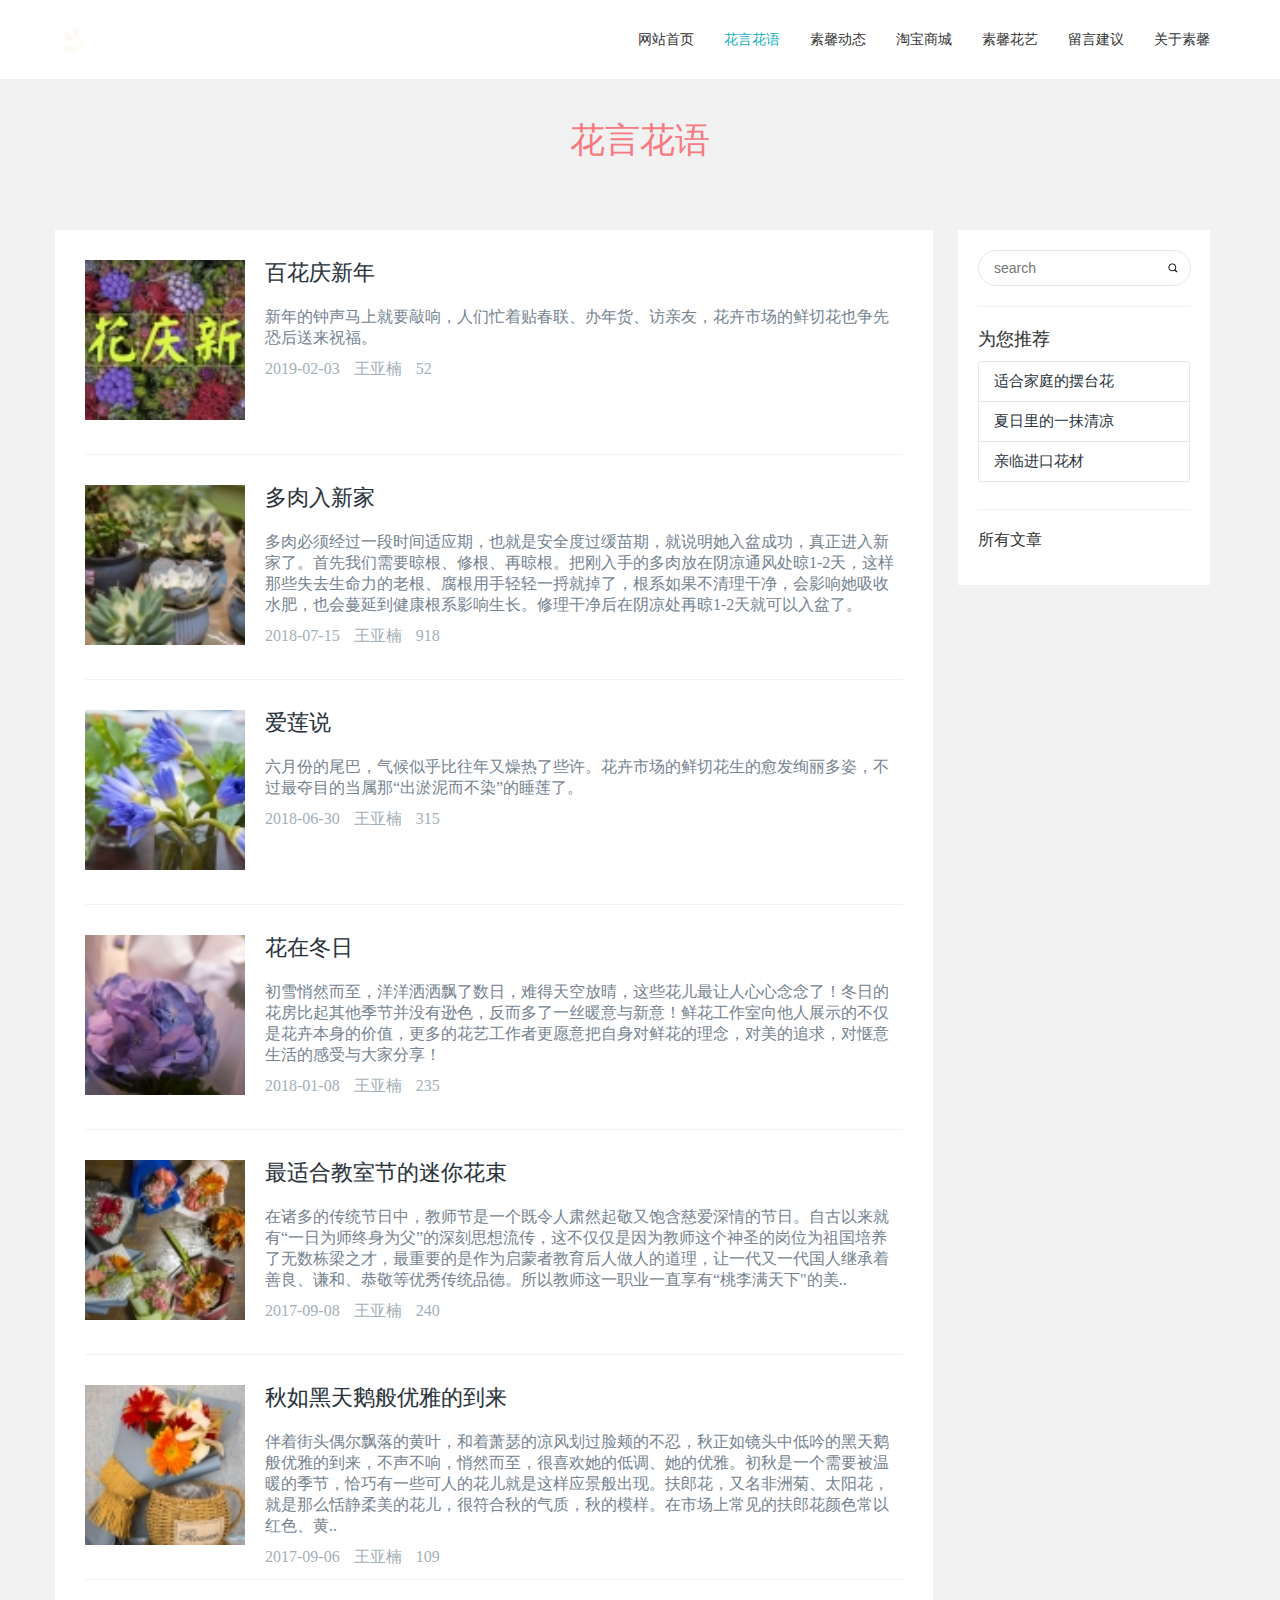
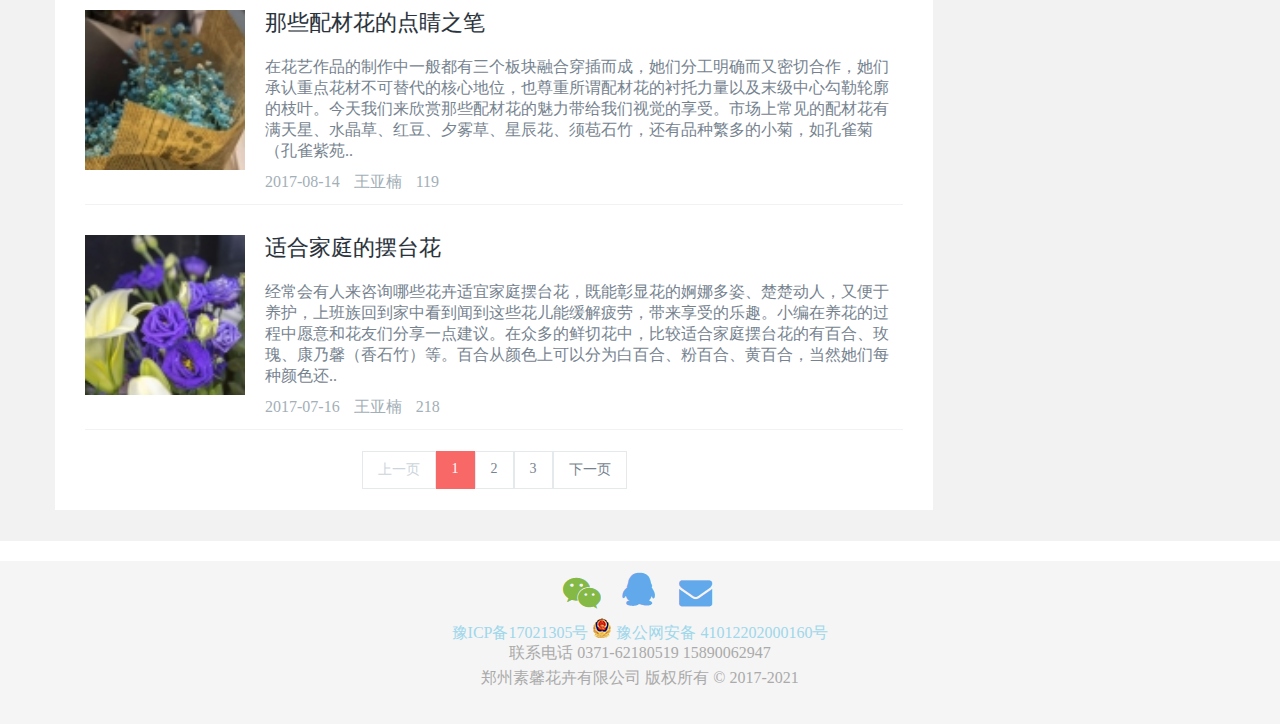
<file: flower/index2.html>
<!DOCTYPE html>
<html lang="en">
<head>
    <meta charset="UTF-8">
    <title>花言花语</title>
    <link rel="stylesheet" href="./css/index2.css">
</head>
<body>
<div class="nav">
    <div class="navContent">
        <div class="logo">
            <a href="http://localhost:63342/zdf/flower/index.html?_ijt=j42087ib3bcjmmq7sovqd4aek5" title="花卉的网站">
                <img src="./img/logo.png" alt="加载失败">
            </a>
        </div>
        <ul class="navList">
            <li><a href="index.html" title="网站首页">网站首页</a></li>
            <li><a href="" style="color: #16b0bc;" title="花言花语">花言花语</a></li>
            <li><a href="index3.html" title="素馨动态">素馨动态</a></li>
            <li><a href="" title="淘宝商城">淘宝商城</a></li>
            <li><a href="index5.html" title="素馨花艺">素馨花艺</a></li>
            <li><a href="index6.html" title="留言建议">留言建议</a></li>
            <li><a href="index7.html" title="关于素馨">关于素馨</a></li>

        </ul>
    </div>
</div>
<!--nav-->
<div class="flower">
    <div class="flowerText">
    <h1>花言花语</h1>
    </div>
</div>
<!--flower-->
<div class="word">
<div class="container">
    <div class="left">
        <div class="list">
            <ul class="listBig">
                <li class="listSmall">
                    <div class="listBox">
                        <div class="photo">
                            <a href="" title="百花庆新年">
                                <img src="./img/hua1.jpg" alt="加载失败">
                            </a>
                        </div>
                        <div class="listText">
                            <h4 class="title">
                                <a href="" title="百花庆新年">百花庆新年</a>
                            </h4>
                            <p class="des">新年的钟声马上就要敲响，人们忙着贴春联、办年货、访亲友，花卉市场的鲜切花也争先恐后送来祝福。</p>
                            <p class="listLogo">
                                <span>2019-02-03</span>
                                <span class="txt">王亚楠</span>
                                <span class="number">52</span>
                            </p>
                        </div>
                    </div>
                </li>
                <li class="listSmall">
                    <div class="listBox">
                        <div class="photo">
                            <a href="" title="多肉入新家">
                                <img src="./img/hua2.jpg" alt="加载失败">
                            </a>
                        </div>
                        <div class="listText">
                            <h4 class="title">
                                <a href="" title="多肉入新家">多肉入新家</a>
                            </h4>
                            <p class="des">多肉必须经过一段时间适应期，也就是安全度过缓苗期，就说明她入盆成功，真正进入新家了。首先我们需要晾根、修根、再晾根。把刚入手的多肉放在阴凉通风处晾1-2天，这样那些失去生命力的老根、腐根用手轻轻一捋就掉了，根系如果不清理干净，会影响她吸收水肥，也会蔓延到健康根系影响生长。修理干净后在阴凉处再晾1-2天就可以入盆了。</p>
                            <p class="listLogo">
                                <span>2018-07-15</span>
                                <span class="txt">王亚楠</span>
                                <span class="number">918</span>
                            </p>
                        </div>
                    </div>
                </li>
                <li class="listSmall">
                    <div class="listBox">
                        <div class="photo">
                            <a href="" title="爱莲说">
                                <img src="./img/hua3.jpg" alt="加载失败">
                            </a>
                        </div>
                        <div class="listText">
                            <h4 class="title">
                                <a href="" title="爱莲说">爱莲说</a>
                            </h4>
                            <p class="des">六月份的尾巴，气候似乎比往年又燥热了些许。花卉市场的鲜切花生的愈发绚丽多姿，不过最夺目的当属那“出淤泥而不染”的睡莲了。</p>
                            <p class="listLogo">
                                <span>2018-06-30</span>
                                <span class="txt">王亚楠</span>
                                <span class="number">315</span>
                            </p>
                        </div>
                    </div>
                </li>
                <li class="listSmall">
                    <div class="listBox">
                        <div class="photo">
                            <a href="" title="花在冬日">
                                <img src="./img/hua4.jpg" alt="加载失败">
                            </a>
                        </div>
                        <div class="listText">
                            <h4 class="title">
                                <a href="" title="花在冬日">花在冬日</a>
                            </h4>
                            <p class="des">初雪悄然而至，洋洋洒洒飘了数日，难得天空放晴，这些花儿最让人心心念念了！冬日的花房比起其他季节并没有逊色，反而多了一丝暖意与新意！鲜花工作室向他人展示的不仅是花卉本身的价值，更多的花艺工作者更愿意把自身对鲜花的理念，对美的追求，对惬意生活的感受与大家分享！</p>
                            <p class="listLogo">
                                <span>2018-01-08</span>
                                <span class="txt">王亚楠</span>
                                <span class="number">235</span>
                            </p>
                        </div>
                    </div>
                </li>
                <li class="listSmall">
                    <div class="listBox">
                        <div class="photo">
                            <a href="" title="最适合教室节的迷你花束">
                                <img src="./img/hua5.jpg" alt="加载失败">
                            </a>
                        </div>
                        <div class="listText">
                            <h4 class="title">
                                <a href="" title="最适合教室节的迷你花束">最适合教室节的迷你花束</a>
                            </h4>
                            <p class="des">在诸多的传统节日中，教师节是一个既令人肃然起敬又饱含慈爱深情的节日。自古以来就有“一日为师终身为父”的深刻思想流传，这不仅仅是因为教师这个神圣的岗位为祖国培养了无数栋梁之才，最重要的是作为启蒙者教育后人做人的道理，让一代又一代国人继承着善良、谦和、恭敬等优秀传统品德。所以教师这一职业一直享有“桃李满天下"的美..</p>
                            <p class="listLogo">
                                <span>2017-09-08</span>
                                <span class="txt">王亚楠</span>
                                <span class="number">240</span>
                            </p>
                        </div>
                    </div>
                </li>
                <li class="listSmall">
                    <div class="listBox">
                        <div class="photo">
                            <a href="" title="秋如黑天鹅般优雅的到来 ">
                                <img src="./img/hua6.jpg" alt="加载失败">
                            </a>
                        </div>
                        <div class="listText">
                            <h4 class="title">
                                <a href="" title="秋如黑天鹅般优雅的到来 ">秋如黑天鹅般优雅的到来 </a>
                            </h4>
                            <p class="des">伴着街头偶尔飘落的黄叶，和着萧瑟的凉风划过脸颊的不忍，秋正如镜头中低吟的黑天鹅般优雅的到来，不声不响，悄然而至，很喜欢她的低调、她的优雅。初秋是一个需要被温暖的季节，恰巧有一些可人的花儿就是这样应景般出现。扶郎花，又名非洲菊、太阳花，就是那么恬静柔美的花儿，很符合秋的气质，秋的模样。在市场上常见的扶郎花颜色常以红色、黄..</p>
                            <p class="listLogo">
                                <span>2017-09-06</span>
                                <span class="txt">王亚楠</span>
                                <span class="number">109</span>
                            </p>
                        </div>
                    </div>
                </li>
                <li class="listSmall">
                    <div class="listBox">
                        <div class="photo">
                            <a href="" title="那些配材花的点睛之笔 ">
                                <img src="./img/hua7.jpg" alt="加载失败">
                            </a>
                        </div>
                        <div class="listText">
                            <h4 class="title">
                                <a href="" title="那些配材花的点睛之笔 ">那些配材花的点睛之笔 </a>
                            </h4>
                            <p class="des">在花艺作品的制作中一般都有三个板块融合穿插而成，她们分工明确而又密切合作，她们承认重点花材不可替代的核心地位，也尊重所谓配材花的衬托力量以及末级中心勾勒轮廓的枝叶。今天我们来欣赏那些配材花的魅力带给我们视觉的享受。市场上常见的配材花有满天星、水晶草、红豆、夕雾草、星辰花、须苞石竹，还有品种繁多的小菊，如孔雀菊（孔雀紫苑..</p>
                            <p class="listLogo">
                                <span>2017-08-14</span>
                                <span class="txt">王亚楠</span>
                                <span class="number">119</span>
                            </p>
                        </div>
                    </div>
                </li>
                <li class="listSmall" style="margin-bottom: 0">
                    <div class="listBox">
                        <div class="photo">
                            <a href="" title="适合家庭的摆台花 ">
                                <img src="./img/hua8.jpg" alt="加载失败">
                            </a>
                        </div>
                        <div class="listText">
                            <h4 class="title">
                                <a href="" title="适合家庭的摆台花 ">适合家庭的摆台花 </a>
                            </h4>
                            <p class="des">经常会有人来咨询哪些花卉适宜家庭摆台花，既能彰显花的婀娜多姿、楚楚动人，又便于养护，上班族回到家中看到闻到这些花儿能缓解疲劳，带来享受的乐趣。小编在养花的过程中愿意和花友们分享一点建议。在众多的鲜切花中，比较适合家庭摆台花的有百合、玫瑰、康乃馨（香石竹）等。百合从颜色上可以分为白百合、粉百合、黄百合，当然她们每种颜色还..</p>
                            <p class="listLogo">
                                <span>2017-07-16</span>
                                <span class="txt">王亚楠</span>
                                <span class="number">218</span>
                            </p>
                        </div>
                    </div>
                </li>
            </ul>
            <div class="next">
                <div class="nextTxt">
                    <span class="no">上一页</span>
                    <a href="" class="one">1</a>
                    <a href="">2</a>
                    <a href="">3</a>
                    <a href="">下一页</a>
                </div>
            </div>
        </div>

    </div>
    <div class="right">
        <div class="box">
            <form action="" method="get">
            <div class="search">
                <div class="searchBox">
                    <input type="text" class="input" placeholder="search">
                    <a href="">
                    <div class="img">
                    <i class="iconfont">

                        <img src="./img/sou.png" alt="加载失败">

                    </i>
                    </div>
                    </a>
                </div>
            </div>
            </form>
            <div class="ref">
                <h3>为您推荐</h3>
                <ul class="refUl">
                    <li class="refLi">
                        <a href="" title="适合家庭的摆台花">适合家庭的摆台花</a>
                    </li>
                    <li class="refLi">
                        <a href="" title="夏日里的一抹清凉">夏日里的一抹清凉</a>
                    </li>
                    <li class="refLi">
                        <a href="" title="亲临进口花材">亲临进口花材</a>
                    </li>
                </ul>

            </div>
            <p><a href="" title="所有文章">所有文章</a></p>
        </div>
    </div>
</div>
</div>
<!--word-->
<div class="last">
    <div class="lastTop"></div>
    <div class="lastTU">
        <a href=""> <img src="./img/weixin.png" alt="加载失败"></a>
        <a href=""> <img src="./img/qq.png" alt="加载失败"></a>
        <a href=""> <img src="./img/youxiang.png" alt="加载失败"></a>
    </div>
    <p>
        <a href="" style="color:  #9fd7eb;">豫ICP备17021305号</a>
        <a href="" style="color:  #9fd7eb;"><img src="./img/police.png" alt="加载失败">
            豫公网安备 41012202000160号</a>
    </p>
    <p>联系电话 0371-62180519 15890062947</p>
    <p>郑州素馨花卉有限公司 版权所有 © 2017-2021</p>
</div>
</body>
</html>
</file>
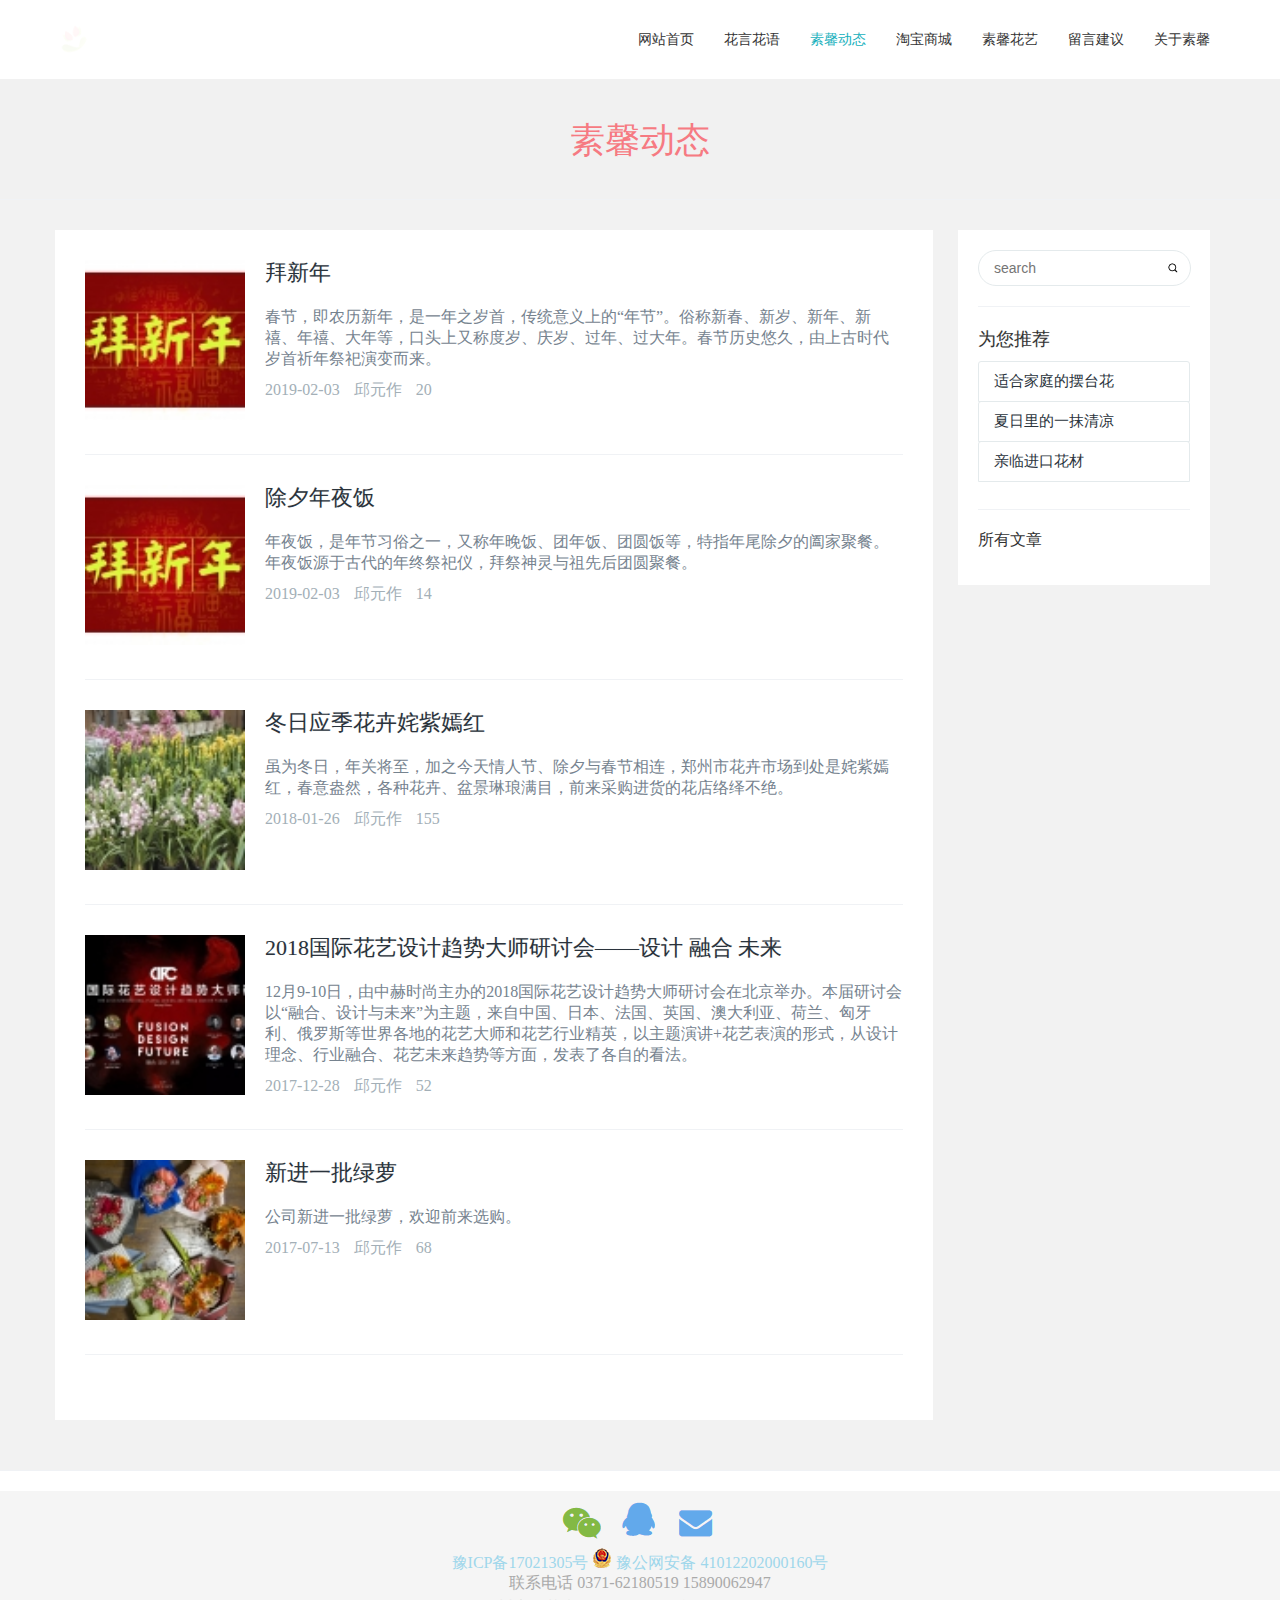
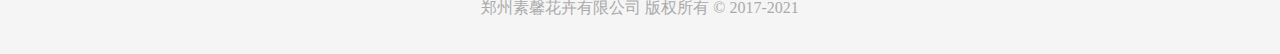
<file: flower/index3.html>
<!DOCTYPE html>
<html lang="en">
<head>
    <meta charset="UTF-8">
    <title>素馨动态</title>
    <link rel="stylesheet" href="./css/index.3.css">
</head>
<body>
<div class="nav">
    <div class="navContent">
        <div class="logo">
            <a href="http://localhost:63342/zdf/flower/index.html?_ijt=j42087ib3bcjmmq7sovqd4aek5" title="花卉的网站">
                <img src="./img/logo.png" alt="加载失败">
            </a>
        </div>
        <ul class="navList">
            <li><a href="index.html" title="网站首页">网站首页</a></li>
            <li><a href="index2.html" title="花言花语">花言花语</a></li>
            <li><a href="" style="color: #16b0bc;" title="素馨动态">素馨动态</a></li>
            <li><a href="" title="淘宝商城">淘宝商城</a></li>
            <li><a href="index5.html" title="素馨花艺">素馨花艺</a></li>
            <li><a href="index6.html" title="留言建议">留言建议</a></li>
            <li><a href="index7.html" title="关于素馨">关于素馨</a></li>

        </ul>
    </div>
</div>
<!--nav-->
<div class="flower">
    <div class="flowerText">
        <h1>素馨动态</h1>
    </div>
</div>
<!--flower-->
<div class="word">
    <div class="container">
        <div class="left">
            <div class="list">
                <ul class="listBig">
                    <li class="listSmall">
                        <div class="listBox">
                            <div class="photo">
                                <a href="" title="拜新年 ">
                                    <img src="./img/su1.jpg" alt="加载失败">
                                </a>
                            </div>
                            <div class="listText">
                                <h4 class="title">
                                    <a href="" title="拜新年 ">拜新年 </a>
                                </h4>
                                <p class="des">春节，即农历新年，是一年之岁首，传统意义上的“年节”。俗称新春、新岁、新年、新禧、年禧、大年等，口头上又称度岁、庆岁、过年、过大年。春节历史悠久，由上古时代岁首祈年祭祀演变而来。</p>
                                <p class="listLogo">
                                    <span>2019-02-03</span>
                                    <span class="txt">邱元作</span>
                                    <span class="number">20</span>
                                </p>
                            </div>
                        </div>
                    </li>
                    <li class="listSmall">
                        <div class="listBox">
                            <div class="photo">
                                <a href="" title="除夕年夜饭 ">
                                    <img src="./img/su1.jpg" alt="加载失败">
                                </a>
                            </div>
                            <div class="listText">
                                <h4 class="title">
                                    <a href="" title="除夕年夜饭 ">除夕年夜饭 </a>
                                </h4>
                                <p class="des">年夜饭，是年节习俗之一，又称年晚饭、团年饭、团圆饭等，特指年尾除夕的阖家聚餐。年夜饭源于古代的年终祭祀仪，拜祭神灵与祖先后团圆聚餐。</p>
                                <p class="listLogo">
                                    <span>2019-02-03</span>
                                    <span class="txt">邱元作</span>
                                    <span class="number">14</span>
                                </p>
                            </div>
                        </div>
                    </li>
                    <li class="listSmall">
                        <div class="listBox">
                            <div class="photo">
                                <a href="" title="冬日应季花卉姹紫嫣红 ">
                                    <img src="./img/su3.jpg" alt="加载失败">
                                </a>
                            </div>
                            <div class="listText">
                                <h4 class="title">
                                    <a href="" title="冬日应季花卉姹紫嫣红 ">冬日应季花卉姹紫嫣红 </a>
                                </h4>
                                <p class="des">虽为冬日，年关将至，加之今天情人节、除夕与春节相连，郑州市花卉市场到处是姹紫嫣红，春意盎然，各种花卉、盆景琳琅满目，前来采购进货的花店络绎不绝。</p>
                                <p class="listLogo">
                                    <span>2018-01-26</span>
                                    <span class="txt">邱元作</span>
                                    <span class="number">155</span>
                                </p>
                            </div>
                        </div>
                    </li>
                    <li class="listSmall">
                        <div class="listBox">
                            <div class="photo">
                                <a href="" title="2018国际花艺设计趋势大师研讨会——设计 融合 未来 ">
                                    <img src="./img/su4.jpg" alt="加载失败">
                                </a>
                            </div>
                            <div class="listText">
                                <h4 class="title">
                                    <a href="" title="2018国际花艺设计趋势大师研讨会——设计 融合 未来 ">2018国际花艺设计趋势大师研讨会——设计 融合 未来 </a>
                                </h4>
                                <p class="des">12月9-10日，由中赫时尚主办的2018国际花艺设计趋势大师研讨会在北京举办。本届研讨会以“融合、设计与未来”为主题，来自中国、日本、法国、英国、澳大利亚、荷兰、匈牙利、俄罗斯等世界各地的花艺大师和花艺行业精英，以主题演讲+花艺表演的形式，从设计理念、行业融合、花艺未来趋势等方面，发表了各自的看法。</p>
                                <p class="listLogo">
                                    <span>2017-12-28</span>
                                    <span class="txt">邱元作</span>
                                    <span class="number">52</span>
                                </p>
                            </div>
                        </div>
                    </li>
                    <li class="listSmall">
                        <div class="listBox">
                            <div class="photo">
                                <a href="" title="新进一批绿萝 ">
                                    <img src="./img/hua5.jpg" alt="加载失败">
                                </a>
                            </div>
                            <div class="listText">
                                <h4 class="title">
                                    <a href="" title="新进一批绿萝 ">新进一批绿萝 </a>
                                </h4>
                                <p class="des">公司新进一批绿萝，欢迎前来选购。</p>
                                <p class="listLogo">
                                    <span>2017-07-13</span>
                                    <span class="txt">邱元作</span>
                                    <span class="number">68</span>
                                </p>
                            </div>
                        </div>
                    </li>
                </ul>
            </div>

        </div>
        <div class="right">
            <div class="box">
                <form action="" method="get">
                    <div class="search">
                        <div class="searchBox">
                            <input type="text" class="input" placeholder="search">
                            <a href="">
                                <div class="img">
                                    <i class="iconfont">

                                        <img src="./img/sou.png" alt="加载失败">

                                    </i>
                                </div>
                            </a>
                        </div>
                    </div>
                </form>
                <div class="ref">
                    <h3>为您推荐</h3>
                    <ul class="refUl">
                        <li class="refLi">
                            <a href="" title="适合家庭的摆台花">适合家庭的摆台花</a>
                        </li>
                        <li class="refLi">
                            <a href="" title="夏日里的一抹清凉">夏日里的一抹清凉</a>
                        </li>
                        <li class="refLi">
                            <a href="" title="亲临进口花材">亲临进口花材</a>
                        </li>
                    </ul>

                </div>
                <p><a href="" title="所有文章">所有文章</a></p>
            </div>
        </div>
    </div>
</div>
<!--word-->
<div class="last">
    <div class="lastTop"></div>
    <div class="lastTU">
        <a href=""> <img src="./img/weixin.png" alt="加载失败"></a>
        <a href=""> <img src="./img/qq.png" alt="加载失败"></a>
        <a href=""> <img src="./img/youxiang.png" alt="加载失败"></a>
    </div>
    <p>
        <a href="" style="color:  #9fd7eb;">豫ICP备17021305号</a>
        <a href="" style="color:  #9fd7eb;"><img src="./img/police.png" alt="加载失败">
            豫公网安备 41012202000160号</a>
    </p>
    <p>联系电话 0371-62180519 15890062947</p>
    <p>郑州素馨花卉有限公司 版权所有 © 2017-2021</p>
</div>
</body>
</html>
</file>
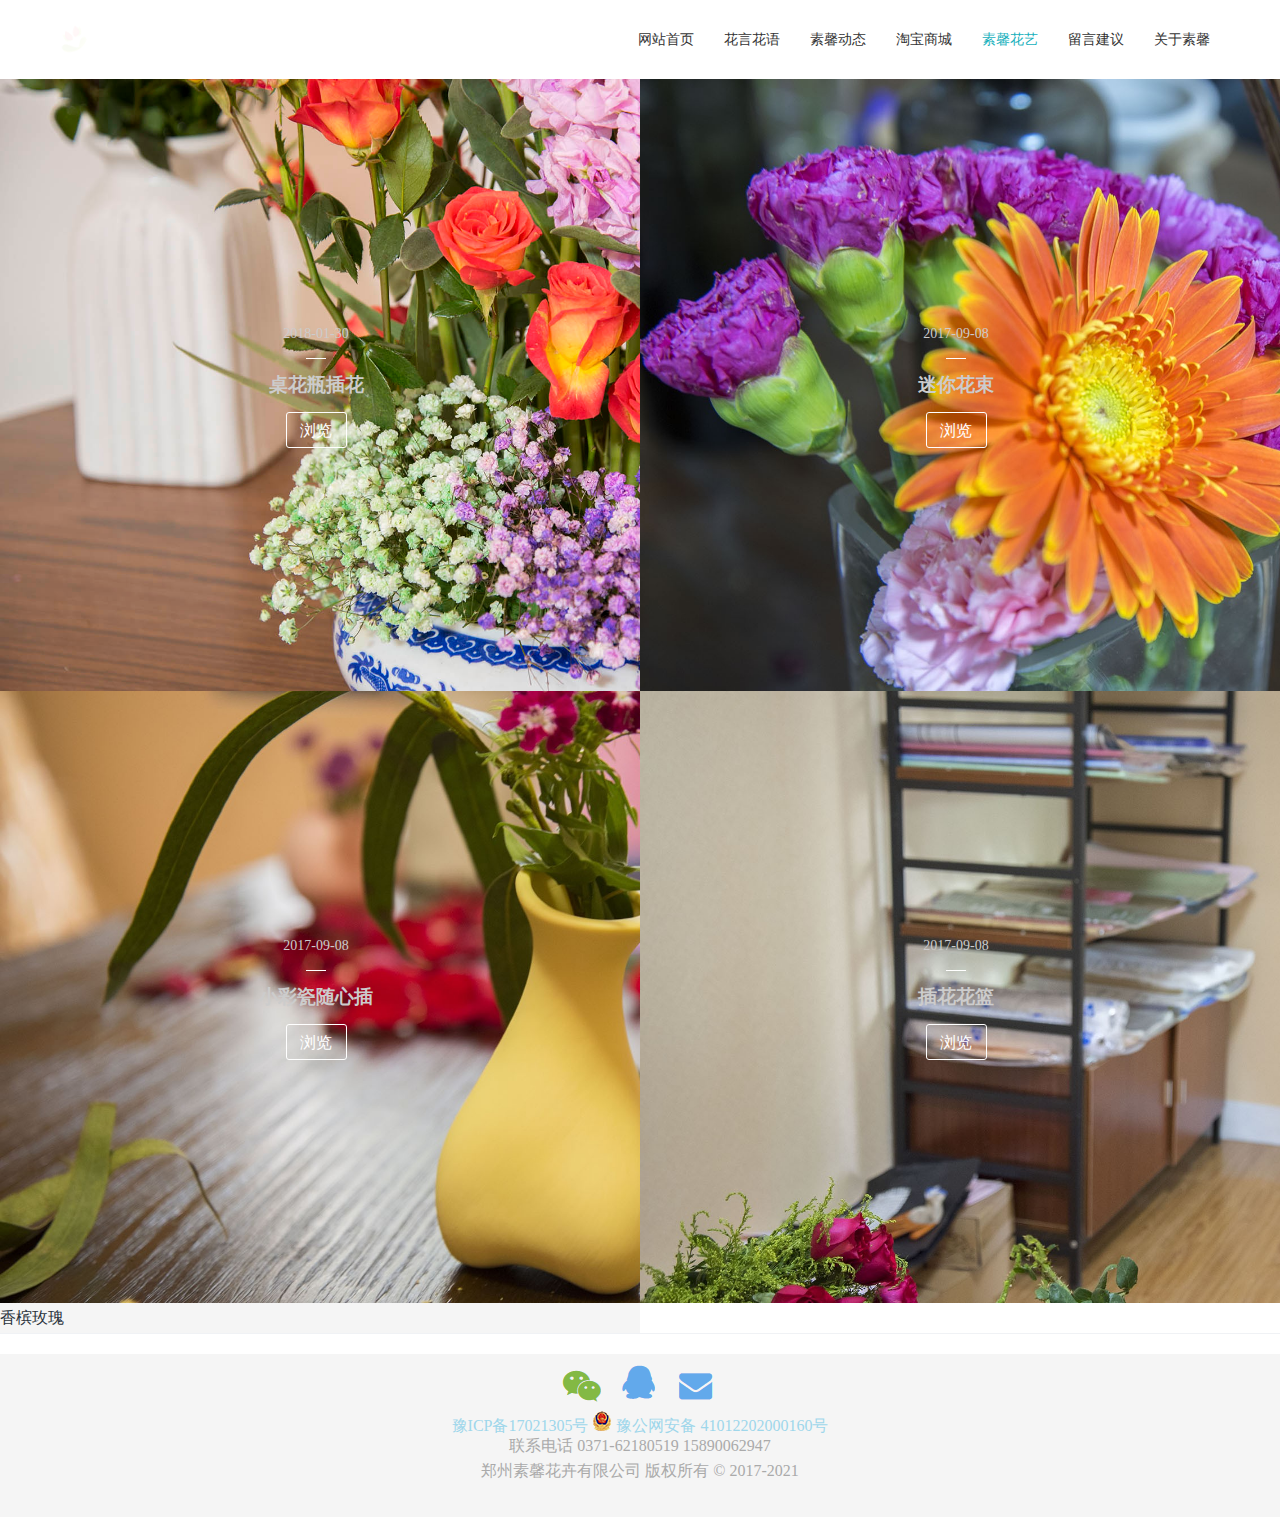
<file: flower/index5.html>
<!DOCTYPE html>
<html lang="en">
<head>
    <meta charset="UTF-8">
    <title>Title</title>
    <link rel="stylesheet" href="./css/index5.css">
</head>
<body>
<div class="nav">
    <div class="navContent">
        <div class="logo">
            <a href="http://localhost:63342/zdf/flower/index.html?_ijt=j42087ib3bcjmmq7sovqd4aek5" title="花卉的网站">
                <img src="./img/logo.png" alt="加载失败">
            </a>
        </div>
        <ul class="navList">
            <li><a href="index.html" title="网站首页">网站首页</a></li>
            <li><a href="index2.html" title="花言花语">花言花语</a></li>
            <li><a href="index3.html" title="素馨动态">素馨动态</a></li>
            <li><a href="" title="淘宝商城">淘宝商城</a></li>
            <li><a href="" style="color: #16b0bc;" title="素馨花艺">素馨花艺</a></li>
            <li><a href="index6.html" title="留言建议">留言建议</a></li>
            <li><a href="index7.html" title="关于素馨">关于素馨</a></li>

        </ul>
    </div>
</div>
<!--nav-->
<div class="container">
    <div class="container-fluid">
        <div class="widget">
            <div class="widgetImage"></div>
            <div class="rowBox">
                <ul class="row">
                    <li class="widgetTime"><span>2018-01-30</span></li>
                    <li class="widgetTime">
                        <div class="whippletree"></div>
                    </li>
                    <li class="widgetTime"><h3>桌花瓶插花</h3></li>
                    <li class="widgetTime"><a href="">
                        <div class="browse">浏览</div>
                    </a></li>
                </ul>
            </div>
        </div>
        <div class="widget">
            <div class="widgetImageT" ></div>
            <div class="rowBox">
                <ul class="row">
                    <li class="widgetTime"><span>2017-09-08</span></li>
                    <li class="widgetTime">
                        <div class="whippletree"></div>
                    </li>
                    <li class="widgetTime"><h3>迷你花束</h3></li>
                    <li class="widgetTime"><a href="">
                        <div class="browse">浏览</div>
                    </a></li>
                </ul>
            </div>
        </div>
        <div class="widget">
            <div class="widgetImageF"></div>
            <div class="rowBox">
                <ul class="row">
                    <li class="widgetTime"><span>2017-09-08</span></li>
                    <li class="widgetTime">
                        <div class="whippletree"></div>
                    </li>
                    <li class="widgetTime"><h3>小彩瓷随心插</h3></li>
                    <li class="widgetTime"><a href="">
                        <div class="browse">浏览</div>
                    </a></li>
                </ul>
            </div>
        </div>
        <div class="widget">
            <div class="widgetImageS"></div>
            <div class="rowBox">
                <ul class="row">
                    <li class="widgetTime"><span>2017-09-08</span></li>
                    <li class="widgetTime">
                        <div class="whippletree"></div>
                    </li>
                    <li class="widgetTime"><h3>插花花篮</h3></li>
                    <li class="widgetTime"><a href="">
                        <div class="browse">浏览</div>
                    </a></li>
                </ul>
            </div>
        </div>
        <div class="two" style="background:#f5f5f5">
            香槟玫瑰
        </div>
        <div class="two"></div>
    </div>
</div>
<div class="last">
    <div class="lastTop"></div>
    <div class="lastTU">
        <a href=""> <img src="./img/weixin.png" alt="加载失败"></a>
        <a href=""> <img src="./img/qq.png" alt="加载失败"></a>
        <a href=""> <img src="./img/youxiang.png" alt="加载失败"></a>
    </div>
    <p>
        <a href="" style="color:  #9fd7eb;">豫ICP备17021305号</a>
        <a href="" style="color:  #9fd7eb;"><img src="./img/police.png" alt="加载失败">
            豫公网安备 41012202000160号</a>
    </p>
    <p>联系电话 0371-62180519 15890062947</p>
    <p>郑州素馨花卉有限公司 版权所有 © 2017-2021</p>
</div>
</body>
</html>
</file>
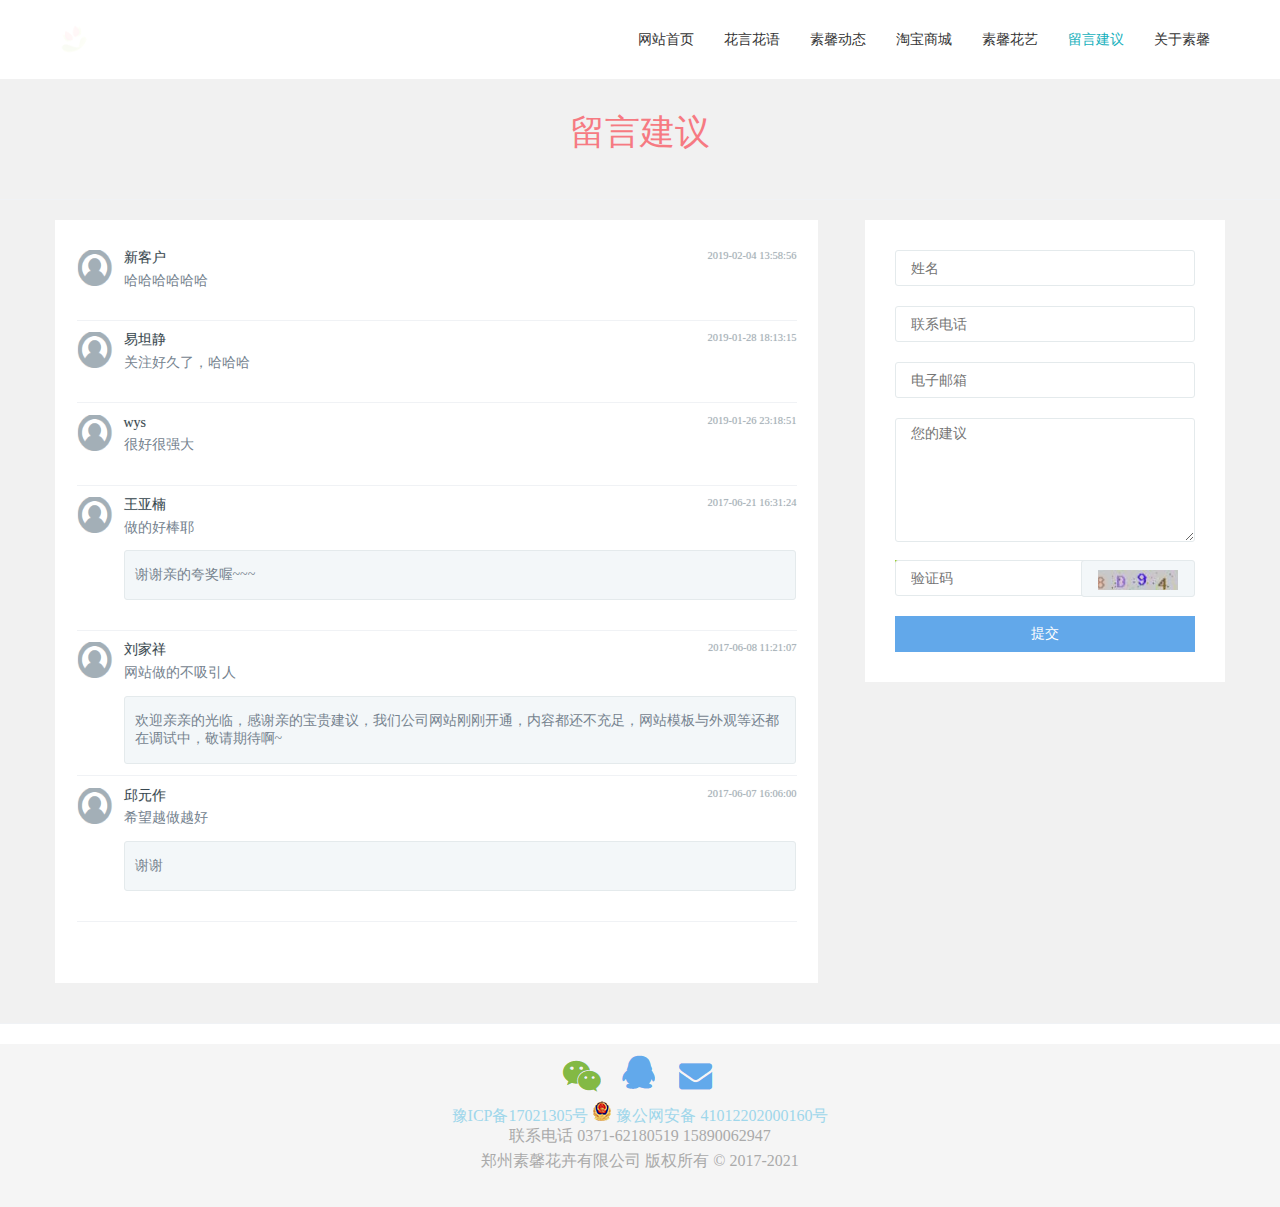
<file: flower/index6.html>
<!DOCTYPE html>
<html lang="en">
<head>
    <meta charset="UTF-8">
    <title>Title</title>
    <link rel="stylesheet" href="./css/index6.css">
</head>
<body>
<div class="nav">
    <div class="navContent">
        <div class="logo">
            <a href="http://localhost:63342/zdf/flower/index.html?_ijt=j42087ib3bcjmmq7sovqd4aek5" title="花卉的网站">
                <img src="./img/logo.png" alt="加载失败">
            </a>
        </div>
        <ul class="navList">
            <li><a href="index.html" title="网站首页">网站首页</a></li>
            <li><a href="index2.html" title="花言花语">花言花语</a></li>
            <li><a href="index3.html" title="素馨动态">素馨动态</a></li>
            <li><a href="" title="淘宝商城">淘宝商城</a></li>
            <li><a href="index5.html" title="素馨花艺">素馨花艺</a></li>
            <li><a href="" style="color: #16b0bc;" title="留言建议">留言建议</a></li>
            <li><a href="index7.html" title="关于素馨">关于素馨</a></li>

        </ul>
    </div>
</div>
<!--nav-->
<div class="bannerTitle">
    <div class="textBox">
        <h1 class="text">留言建议</h1>
    </div>
</div>
<!--bannerTitle-->
<div class="banner">
    <div class="row">
        <div class="rowLeft">
            <ul class="listGroup">
                <li class="item">
                    <div class="media">
                        <div class="mediaLeft">
                            <img src="./img/touxiang.png" alt="加载失败">
                        </div>
                        <div class="mediaRight">
                            <h4 class="media-heading">
                                <small class="pull-right">2019-02-04 13:58:56</small>
                                新客户
                            </h4>
                            <p>哈哈哈哈哈哈</p>
                        </div>
                    </div>
                </li>
                <li class="item">
                    <div class="media">
                        <div class="mediaLeft">
                            <img src="./img/touxiang.png" alt="加载失败">
                        </div>
                        <div class="mediaRight">
                            <h4 class="media-heading">
                                <small class="pull-right">2019-01-28 18:13:15</small>
                                易坦静
                            </h4>
                            <p>关注好久了，哈哈哈</p>
                        </div>
                    </div>
                </li>
                <li class="item">
                    <div class="media">
                        <div class="mediaLeft">
                            <img src="./img/touxiang.png" alt="加载失败">
                        </div>
                        <div class="mediaRight">
                            <h4 class="media-heading">
                                <small class="pull-right">2019-01-26 23:18:51</small>
                                wys
                            </h4>
                            <p>很好很强大</p>
                        </div>
                    </div>
                </li>
                <li class="item1">
                    <div class="media1">
                        <div class="mediaLeft1">
                            <img src="./img/touxiang.png" alt="加载失败">
                        </div>
                        <div class="mediaRight1">
                            <h4 class="media-heading1">
                                <small class="pull-right1">2017-06-21 16:31:24</small>
                                王亚楠
                            </h4>
                            <p>做的好棒耶</p>
                            <div class="comment">
                                <p>谢谢亲的夸奖喔~~~</p>
                            </div>
                        </div>
                    </div>
                </li>
                <li class="item1">
                    <div class="media1">
                        <div class="mediaLeft1">
                            <img src="./img/touxiang.png" alt="加载失败">
                        </div>
                        <div class="mediaRight1">
                            <h4 class="media-heading1">
                                <small class="pull-right1">2017-06-08 11:21:07</small>
                                刘家祥
                            </h4>
                            <p>网站做的不吸引人</p>
                            <div class="comment">
                                <p>欢迎亲亲的光临，感谢亲的宝贵建议，我们公司网站刚刚开通，内容都还不充足，网站模板与外观等还都在调试中，敬请期待啊~</p>
                            </div>
                        </div>
                    </div>
                </li>
                <li class="item1">
                    <div class="media1">
                        <div class="mediaLeft1">
                            <img src="./img/touxiang.png" alt="加载失败">
                        </div>
                        <div class="mediaRight1">
                            <h4 class="media-heading1">
                                <small class="pull-right1">2017-06-07 16:06:00</small>
                                邱元作
                            </h4>
                            <p>希望越做越好</p>
                            <div class="comment">
                                <p>谢谢</p>
                            </div>
                        </div>
                    </div>
                </li>
            </ul>
        </div>
        <div class="rowRight">
            <div class="post">
                <div class="fromGroup">
                    <input name="para115" class="form-control" type="text" placeholder="姓名 " data-fv-notempty="true"
                           data-fv-message="不能为空" data-fv-field="para115">
                </div>
                <div class="fromGroup">
                    <input name="para115" class="form-control" type="text" placeholder="联系电话 " data-fv-notempty="true"
                           data-fv-message="不能为空" data-fv-field="para115">
                </div>
                <div class="fromGroup">
                    <input name="para115" class="form-control" type="text" placeholder="电子邮箱 " data-fv-notempty="true"
                           data-fv-message="不能为空" data-fv-field="para115">
                </div>
                <div class="fromGroup1">
                    <textarea name="para117" class="form-control" data-fv-notempty="true" data-fv-message="不能为空"
                              placeholder="您的建议 " rows="5" data-fv-field="para117"></textarea>
                </div>
                <div class="fromGroup2">
                    <div class="fromGroup2Left">
                        <input name="code" type="text" class="form-control" placeholder="验证码" data-fv-notempty="true"
                               data-fv-message="不能为空" data-fv-field="code">
                    </div>
                    <div class="fromGroup2Right">
                        <img src="./img/yan.jpg" alt="看不清？点击更换验证码" title="看不清？点击更换验证码">
                    </div>
                </div>
                <div class="fromGroup3">
                    <button type="submit" class="btn">提交</button>
                </div>
            </div>
        </div>
    </div>
</div>
<!--banner-->
<div class="last">
    <div class="lastTop"></div>
    <div class="lastTU">
        <a href=""> <img src="./img/weixin.png" alt="加载失败"></a>
        <a href=""> <img src="./img/qq.png" alt="加载失败"></a>
        <a href=""> <img src="./img/youxiang.png" alt="加载失败"></a>
    </div>
    <p>
        <a href="" style="color:  #9fd7eb;">豫ICP备17021305号</a>
        <a href="" style="color:  #9fd7eb;"><img src="./img/police.png" alt="加载失败">
            豫公网安备 41012202000160号</a>
    </p>
    <p>联系电话 0371-62180519 15890062947</p>
    <p>郑州素馨花卉有限公司 版权所有 © 2017-2021</p>
</div>
</body>
</html>
</file>
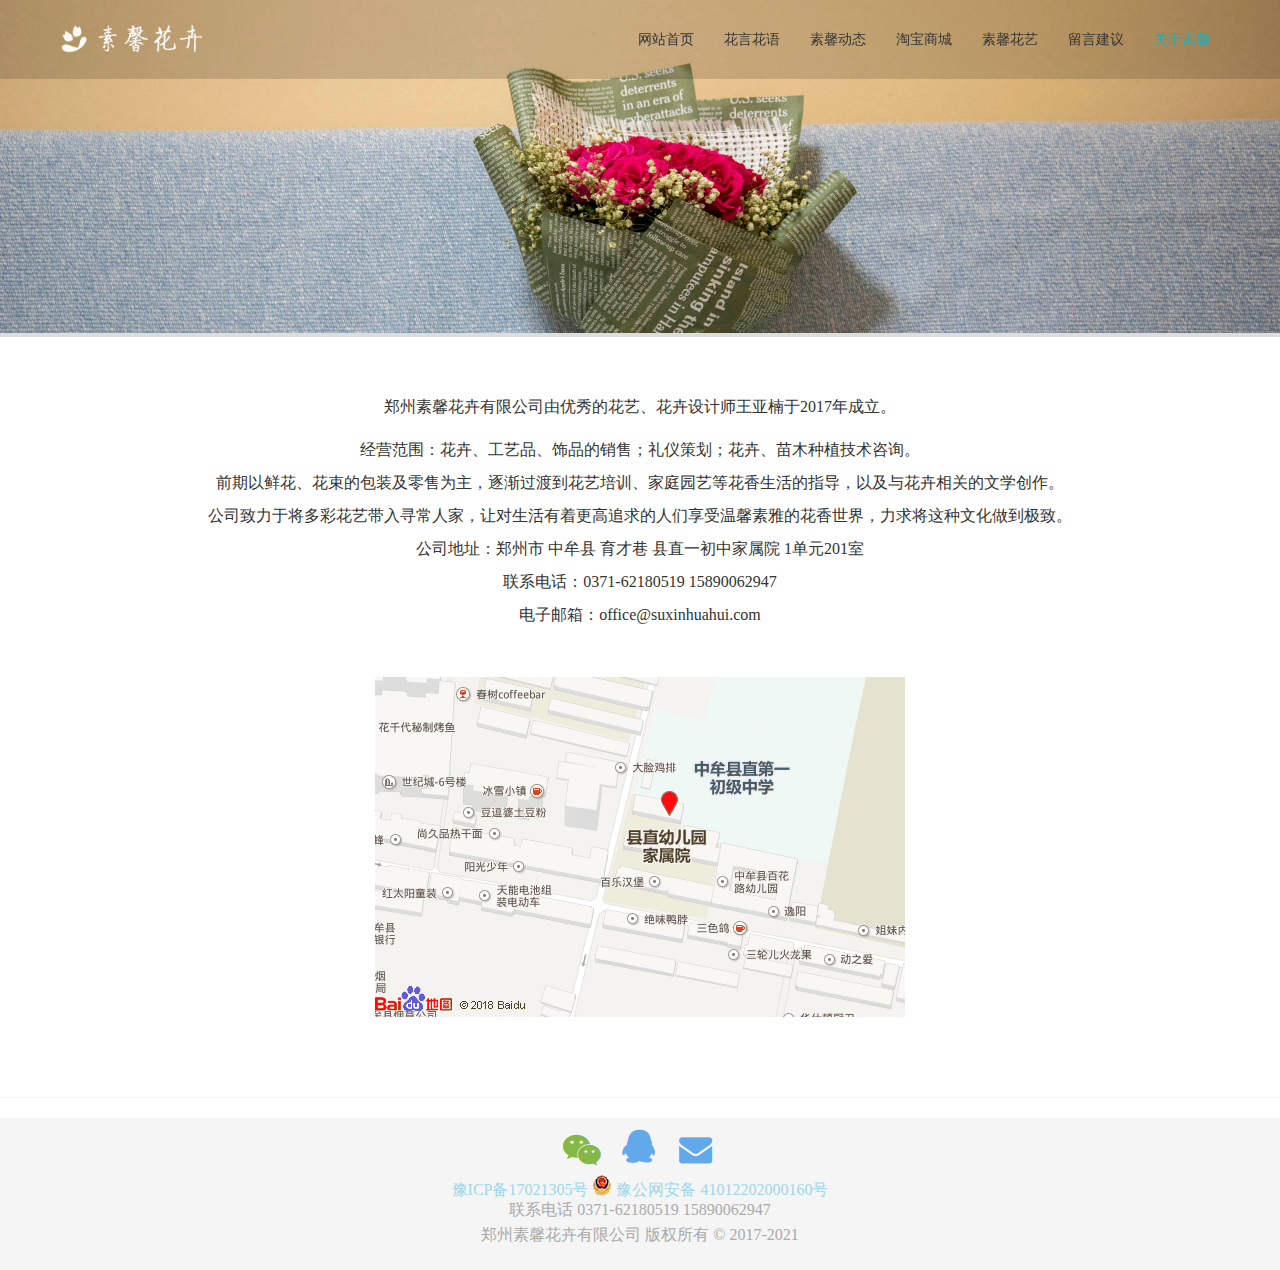
<file: flower/index7.html>
<!DOCTYPE html>
<html lang="en">
<head>
    <meta charset="UTF-8">
    <title>素馨花卉</title>
    <link rel="stylesheet" href="./css/index7.css">
</head>
<body>
<div class="nav">
    <div class="navContent">
        <div class="logo">
            <a href="http://localhost:63342/zdf/flower/index.html?_ijt=j42087ib3bcjmmq7sovqd4aek5" title="花卉的网站">
                <img src="./img/logo.png" alt="加载失败">
            </a>
        </div>
        <ul class="navList">
            <li><a href="index.html" title="网站首页">网站首页</a></li>
            <li><a href="index2.html" title="花言花语">花言花语</a></li>
            <li><a href="index3.html" title="素馨动态">素馨动态</a></li>
            <li><a href="" title="淘宝商城">淘宝商城</a></li>
            <li><a href="index5.html" title="素馨花艺">素馨花艺</a></li>
            <li><a href="index6.html" title="留言建议">留言建议</a></li>
            <li><a href="" style="color: #16b0bc;" title="关于素馨">关于素馨</a></li>

        </ul>
    </div>
</div>
<!--nav-->
<div class="banner">
    <a href="">
        <img src="./img/index7.JPG" alt="加载失败">
    </a>
</div>
<!--banner-->
<div class="work">
    <div class="workCenter">
        <div class="workContent">
            <div class="txt">
                <p class="pre1">郑州素馨花卉有限公司由优秀的花艺、花卉设计师王亚楠于2017年成立。</p>
                <p class="pre">经营范围：花卉、工艺品、饰品的销售；礼仪策划；花卉、苗木种植技术咨询。</p>
                <p class="pre">前期以鲜花、花束的包装及零售为主，逐渐过渡到花艺培训、家庭园艺等花香生活的指导，以及与花卉相关的文学创作。</p>
                <p class="pre">公司致力于将多彩花艺带入寻常人家，让对生活有着更高追求的人们享受温馨素雅的花香世界，力求将这种文化做到极致。</p>
                <p class="pre">公司地址：郑州市 中牟县 育才巷 县直一初中家属院 1单元201室</p>
                <p class="pre">联系电话：0371-62180519 15890062947</p>
                <p class="pre">电子邮箱：office@suxinhuahui.com</p>
            </div>
            <div class="map">
                <img src="./img/map.png" alt="加载失败">
            </div>
        </div>
    </div>
</div>
<!--work-->
<div class="last">
    <div class="lastTop"></div>
    <div class="lastTU">
        <a href=""> <img src="./img/weixin.png" alt="加载失败"></a>
        <a href=""> <img src="./img/qq.png" alt="加载失败"></a>
        <a href=""> <img src="./img/youxiang.png" alt="加载失败"></a>
    </div>
    <p>
        <a href="" style="color:  #9fd7eb;">豫ICP备17021305号</a>
        <a href="" style="color:  #9fd7eb;"><img src="./img/police.png" alt="加载失败">
            豫公网安备 41012202000160号</a>
    </p>
    <p>联系电话 0371-62180519 15890062947</p>
    <p>郑州素馨花卉有限公司 版权所有 © 2017-2021</p>
</div>
<!--last-->
</body>
</html>
</file>
<file: flower/css/index.css>
html , body , h1,h2,h3,h4,h5,h6,p,pre,ol,ul,li,form,input,textarea{
    margin: 0;
    padding: 0;
    list-style: none;
}
body{
    font: 16px "Microsoft YaHei UI" ,"sans-serif";
    color: #333333;
}
a{
    text-decoration: none;
    color: #333;
}
/*第一个*/
.nav{
    width: 100%;
    height: 79px;
    background: rgba(0,0,0,0.15);
    position: fixed;
    z-index: 999;
    top: 0;
}
.navContent{
    width: 1170px;
    height: 100%;
    margin: 0 auto ;
}
.logo{
    width: 150px;
    height: 50px;
    float: left;
    margin-top:14px ;
}
/* 行内元素没有宽高属性*/
.logo a{
    display: block;
    width: 100%;
    height: 100%;
}
.logo a img{
    width: 100%;
    height: 100%;
}
.navList{
    width: 602px;
    height: 100%;
    float: right;
}
.navList li{
    float: left;
    width: 86px;
    height: 100%;
}
.navList li a{
    display: block;
    width: 100%;
    height: 100%;
    text-align: center;
    line-height: 79px;
    font-size: 14px;
    transition: color  linear .5s ;
}
/*鼠标移上去*/
.navList li a:hover{
    color: #16b0bc;
}
/*第二个*/
.banner{
    width: 100%;
    height: 720px;

}
.banner img{
    width: 100%;
    height: 720px;
}
/*第三个*/
.next{
    width: 100%;
    height: 606px;
    background: white;
    padding: 70px 0;
}
.nextContent{
    width: 1170px;
    height: 606px;
    background: white;
    margin: auto;
}
.nextWord{
    width: 1170px;
    height: 151px;

}
.nextWord p, h1{
    text-align: center;
    padding-top: 20px;
    font-weight: normal;
}
.nextPhoto{
    width: 1170px;
    height: 455px;
    background: #FFFFFF;
}
.nextCenter{
    width:1020px;
    height: 455px;
    margin: 0 auto;
    overflow: hidden;

}
.nextLeft{
    width: 30px;
    height: 30px;
    margin-top: 194px;
    float: left;
    display: inline-block;
}
.nextLeft img{
    width: 30px;
    height: 30px;
    border-radius: 5px;
}
.nextRight{
    width: 30px;
    height: 30px;
    margin-top: 194px;
    float: right;
    display: inline-block;
}
.nextRight img{
    width: 30px;
    height: 30px;
    border-radius: 5px;
}
.nextLun{
    width: 1370px;
    height:455px;

}
.nextLun.nextSi{
    width: 1370px;
    height: 455px;
}
.nextFen{
    width: 320px;
    height: 455px;
    margin-right: 25px;
    display: inline-block;

}
.nextFen img{
    width: 320px;
    height: 320px;
    border-radius: 300px;

}
.nextFen h3{
    font-weight: normal;
    text-align: center;
}
.nextFen div{
    width: 320px;
    height: 28px;
    background: red;
    text-align: center;
    font-size: 14px;
    line-height: 2em;
    color: #ffffff;
    margin-top: 15px;
}
/*第四个*/
.flower{
    width: 100%;
    height: 750px;
    background: #f5f5f5;
}
.flowerContent{
    width: 1170px;
    height: 610px;
    margin: 0 auto;
    padding: 70px 0;

}
.flowerContent h1{
    height: 50px;
    text-align: center;
    font-weight: normal;

}
.flowerList{
    width: 100%;
    height: 560px;
}
.flowerList .flowerItem{
    width: 570px;
    height: 110px;
    margin-top: 30px;
    margin-right: 30px;
    float: left;
}
.flowerList .flowerItem:nth-of-type(even){
    margin-right: 0;
}
.flowerItem .itemThumb{
    width: 160px;
    height: 96px;
    margin-right: 20px;
    margin-bottom: 14px;
    float: left;

}
.itemThumb a , .itemThumb a img{
    display: block;
    width: 100%;
    height: 100%;
}
.flowerItem .itemInfo{
    width: 390px;
    height: 100%;
    float: right;
    font-size: 14px;
    color: #76838f;
}
.itemInfo p.infoDesc{
    padding: 5px 0;
    height: 2.2em;
    overflow: hidden;
    position: relative;
}
.itemInfo p.infoDesc::after{
    content: '...';

    position: absolute;
    right: 0;
    bottom: 0;
}
.itemInfo h2 a{
    font-weight: 400;
    font-size: 18px;
    transition: all ease .5s;
}
.itemInfo h2 a:hover{
    color: #16b0bc;
    text-decoration: underline;
}
.itemInfo p.infoDesc{
    padding: 5px 0;
}
/*第五个*/
.work{
    width: 100%;
    height: 900px;
}
.workCenter{
    width: 100%;
    height: 900px;
}
.workContent{
    width: 1170px;
    height: 100%;
    margin: 0 auto ;
}
.name{
    width: 100%;
    height: 44px;
    margin-top: 60px;
}
.txt{
    width: 100%;
    height:240px;
    margin-top: 100px;

}
.map{
    width:530px;
    height: 340px;
    margin:40px auto 0;

}
.workContent  h1{
    text-align: center;
}
.pre{
    width: 1170px;
    height:33px;
    text-align: center;

}
.pre1{
    width: 1170px;
    height:33px;
    text-align: center;
    margin-bottom: 10px;
}
/*第六个*/
.last{
    width: 100%;
    height: 183px;
    background: #f5f5f5;
    border-top: solid 1px #f0f2f5;
}
.lastTop{
    background: #ffffff;
    padding: 10px 0;
}
.lastTU{
    width: 100%;
    height: 57px;
    background: #f5f5f5;
    text-align: center;
}
.last p{
    width: 1140px;
    height: 25px;
    margin: 0 auto;
    text-align: center;
    color: #aaaaaa;
}
.lastTU img{
    margin-right: 5px;
    margin-top: 5px;
}
.last p a:hover{
    color: #89bceb;
    text-decoration: underline;
}
</file>
<file: xiaomi/css/iconfont.css>
@font-face {font-family: "iconfont";
  src: url('iconfont.eot?t=1550760160692'); /* IE9 */
  src: url('iconfont.eot?t=1550760160692#iefix') format('embedded-opentype'), /* IE6-IE8 */
  url('[data-uri]') format('woff2'),
  url('iconfont.woff?t=1550760160692') format('woff'),
  url('iconfont.ttf?t=1550760160692') format('truetype'), /* chrome, firefox, opera, Safari, Android, iOS 4.2+ */
  url('iconfont.svg?t=1550760160692#iconfont') format('svg'); /* iOS 4.1- */
}

.iconfont {
  font-family: "iconfont" !important;
  font-size: 16px;
  font-style: normal;
  -webkit-font-smoothing: antialiased;
  -moz-osx-font-smoothing: grayscale;
}

.icon-gouwuchekong:before {
  content: "\e600";
}

.icon-youjiantou:before {
  content: "\e601";
}

.icon-iconfonticon5:before {
  content: "\e615";
}

.icon-liwu:before {
  content: "\e61f";
}

.icon-iconfontjiantou5:before {
  content: "\e635";
}

.icon-15:before {
  content: "\e63a";
}

.icon-fangdajing:before {
  content: "\e627";
}

.icon-shouji:before {
  content: "\e652";
}

.icon-shouji1:before {
  content: "\e612";
}

.icon-icon-test:before {
  content: "\e605";
}

.icon-qia:before {
  content: "\e649";
}

.icon-mifenqia:before {
  content: "\e60e";
}

.icon-huafeichongzhi:before {
  content: "\e603";
}

.icon-yijiuhuanxin:before {
  content: "\e604";
}

.icon-lianxi:before {
  content: "\e607";
}

.icon-huidaodingbu:before {
  content: "\e639";
}

.icon-bofang:before {
  content: "\e6f6";
}

.icon-weizhi:before {
  content: "\e6ec";
}

.icon-Fma:before {
  content: "\e602";
}

.icon-zuojiantou:before {
  content: "\e629";
}

.icon-kefu-copy:before {
  content: "\e6b4";
}

.icon-weixiu:before {
  content: "\e68f";
}

.icon-zuojiantou-copy:before {
  content: "\e6b5";
}
</file>
<file: xiaomi/css/index.css>
html , body , h1,h2,h3,h4,h5,h6,p,pre,ol,ul,li,form,input,textarea{
    margin: 0;
    padding: 0;
    list-style: none;
}
body{
    font: 16px "Microsoft YaHei UI" ,"sans-serif";
    color: #333333;
    background-color: #FFFFFF;
    text-decoration: none;
}
b , strong ,  em , i  , s , a{
    font-weight: normal;
    text-decoration: none;!important;
    font-style: normal;
}
/*第一个*/
.topBar{
    height: 40px;
    background: #333333;
}
.content{
    width: 1226px;
    height: 100%;
    margin: 0 auto;
}
.barNav{
    height: 100%;
    float: left;
    font-size: 12px;
    color: #b0b0b0;
    line-height: 40px;
}
.barNav a{
    font-size: 12px;
    color: #b0b0b0;
    text-decoration: none;
}
.barNav a:hover{
    color: #FFFFFF;
}
.barCart{
    height: 100%;
    float: right;
    margin-left: 5px;
    line-height: 40px;
    font-size: 12px;
    background: #424242;
    text-align: center;
}
.barCart:hover{
    background: #FFFFFF;
}
.barCart a{
    color: #b0b0b0;
    text-decoration: none;
}
.barCart a:hover{
    color:#ff6700;
}
.barInfo{
    height: 100%;
    float: right;
    line-height: 40px;
    font-size: 12px;
    color: #b0b0b0;
    padding: 0 10px;
}
.barInfo a{
    font-size: 12px;
    color: #b0b0b0;
    text-decoration: none;
}
.barInfo a:hover{
    color: #FFFFFF;
}
/*.topBar*/
.topHeader{
    height: 100px;
}
.headerContent{
    width: 1226px;
    height: 100px;
    margin: 0 auto;
}
.headerPhoto{
    display: inline-block;
    width: 62px;
    height: 55px;
    float: left;

}
.headerPhoto img{
    width: 55px;
    height: 55px;
    margin-top: 23px;

}
.headerText{
    display: inline-block;
    width:850px;
    height: 100px;
    float: left;
    text-align: center;
    line-height: 100px;
}
.headerText a{
    margin-right: 5px;
    text-decoration: none;
    color: #333333;
    font-size: 16px;
}
.headerText a:hover{
    color: #ff6700;
}
.headerSearch{
    display: inline-block;
    width: 300px;
    height: 50px;
    float: right;
    margin-top: 25px;

}
.headerSearch i{
    display: inline-block;
    height: 50px;
    width: 49px;
    font-size: 26px;
    text-align: center;
    line-height: 52px;
}
.headerSearch i:hover{
    color: #FFFFFF;
    background: #ff6700;
}
/*.topHeader*/
#banner{
    height: 460px;
    background: #b0b0b0;
    position: relative;
    width: 1226px;
    margin: 0 auto;
}
#imgBox {
    width: 1226px;
    height: 460px;
}

#imgBox li {
    width: 1226px;
    height: 460px;
    position: absolute;
    left: 0;
    top: 0;
    transition: all 1s;
    opacity: 0.6;
}

#imgBox > li.active {
    z-index: 1;
    opacity: 1;
}

#imgBox li a {
    display: block;
    width: 1226px;
    height: 460px;
}

#imgBox li a img {
    width: 1226px;
    height: 460px;
    display: block;
}

ul.aslide{
    position: absolute;
    top: 0;
    left: 0;
    z-index: 999;
    width: 234px;
    height: 420px;
    background: rgba(0,0,0,0.5);
    padding: 20px 0;
}
.aslide .aslideList{
    width: 100%;
    height: 42px;
}
.aslideList a{
    display: block;
    width:174px;
    height:100%;
    padding: 0 30px;
    line-height: 42px;
    font-size: 14px;
    color: #FFFFFF;
    text-decoration: none;
}
.aslideList a:hover{
    background: #ff6700;
}
.aslideList a i {
    float: right;
}
.slides {
    width: 40px;
    height: 69px;
    position: absolute;
    top: 0;
    bottom: 0;
    margin: auto;
    background: url("../img/icon-slides.png");
    z-index: 99999;
}
#prev {
    left: 234px;
    background-position: -83px 0;
}

#prev:hover {
    background-position: 0 0;
}

#next {
    right: 0;
    background-position: -125px 0;
}

#next:hover {
    background-position: -41px;
}
#pagerBox {
    width: 100px;
    height: 10px;
    position: absolute;
    right: 50px;
    bottom: 30px;
    z-index: 9999;
    display: flex;
    justify-content: space-around;
}

#pagerBox li {
    width: 6px;
    height: 6px;
    background: #333;
    border: 2px solid #ccc;
    border-radius: 50%;
    cursor: pointer;
}

#pagerBox > li.active {
    border: 2px solid #333;
    background: #ccc;
}

/*banner*/
.show{
    width: 100%;
    height: 170px;
    margin-top: 14px;
}
.showMain{
    width: 1226px;
    height: 100%;
    margin: 0 auto;
}
.showBuy{
    display: inline-block;
    width: 228px;
    height: 164px;
    float: left;
    padding: 3px;
    background: #5f5750;
    margin-right:14px;
}
.buyPhoto{
    width: 70px;
    height: 82px;
    padding: 0 3px;
    display: inline-block;
    float: left;
    font-size: 12px;
    text-align: center;
    line-height: 24px;
}
.buyPhoto a{
    text-decoration: none;
    color: #b0b0b0;
}
.buyPhoto i{
    display: block;
    height: 24px;
    font-size: 24px;
    margin-top: 15px;
}
.buyPhoto a:hover{
    color: #FFFFFF;
}
.showPhoto{
    display: inline-block;
    width: 978px;
    height: 170px;
    float: left;
}
.showFirst{
    display: inline-block;
    width: 316px;
    height: 170px;
    float: left;
}
.showSecond{
    display: inline-block;
    width: 317px;
    height: 170px;
    margin-left: 14px;
    float: right;
}
.showFirst img , .showSecond img{
    width: 316px;
    height: 170px;
}
/*show*/
.buyMain{
    width: 100%;
    height: 438px;
    margin-top: 26px;
}
.buyContent{
    width: 1226px;
    height: 438px;
    margin: 0 auto;
}
.buyText{
    width: 100%;
    height: 58px;
    position: relative;
}
.buyTextTitle{
    font-size: 22px;
    font-weight: 200;
    line-height: 58px;
    color: #333333;
}
.buyTextMore{
    width: 67px;
    height: 22px;
    position: absolute;
    top: 24px;
    right: 0;
    border: 1px solid #b0b0b0;
}
.buyTextMoreLogo{
    width: 33px;
    height: 22px;
    display: inline-block;
    font-size: 16px;
    text-align: center;
    line-height: 22px;
    color: #b0b0b0;
    float: left;
}
.buyTextMoreLogo a:hover{
    color: #ff6700;
}
.buyPs{
    width: 100%;
    height: 380px;
}
.psFourth{
    width: 234px;
    height: 340px;
    display: inline-block;
    float: left;
}
.psFourth img{
    width: 234px;
    height: 340px;
}
.psFour{
    width: 234px;
    height: 339px;
    display: inline-block;
    float: right;
    margin-left: 14px;
}
.psFour img{
    width: 234px;
    height: 340px;
}
/*buyMain*/
.blackShark{
    width: 100%;
    height: 120px;
}
.blackSharkPs{
    width: 1226px;
    height: 120px;
    margin: 0 auto;
}
.blackSharkPs img{
    width: 1226px;
    height: 120px;
}
/*blackShark*/
.phone{
    width: 100%;
    height: 694px;
    background: #f5f5f5;
    margin-top: 40px;
}
.phoneContent{
    width: 1226px;
    height: 100%;
    margin: 0 auto;
}
.phoneText{
    width: 1226px;
    height: 58px;
    font-size: 22px;
    font-weight: 200;
    line-height: 58px;
    color: #333;
}
.phoneTextMore{
    width: 92px;
    height: 58px;
    float: right;
    text-align: left;
    font-size: 16px;
    line-height: 58px;
    color: #424242;
}
.phoneTextMore i{
    width: 12px;
    height: 12px;
    padding: 4px;
    border-radius: 16px;
    font-size: 12px;
    line-height: 12px;
    background:#b0b0b0 ;
    color: #fff;
}
.phoneTextMore a:hover{
    color: #ff6700;
}
.phoneTextMore a:hover .icon-zuojiantou-copy{
    background: #ff6700;
}
.phonePhoto{
    width: 100%;
    height: 628px;
}
.phonePhotoLeft{
    width: 234px;
    height: 614px;
    background: #333333;
    display: inline-block;
    float: left;
}
.phonePhotoLeft img{
    width: 234px;
    height: 614px;
}
.phonePhotoRight{
    position: relative;
    width: 234px;
    height: 260px;
    padding: 20px 0 20px 0;
    display: inline-block;
    background: #FFFFFF;
    float: left;
    margin: 0 0 14px 14px;
}
.phonePhotoRight .new{
    position: absolute;
    top: 0;
    left: 50%;
    margin-left: -32px;
    width: 64px;
    height: 20px;
    background: #83c44e;
    font-size: 12px;
    line-height: 20px;
    text-align: center;
    color: #FFFFFF;
}
.phonePhotoRightImage{
    width: 160px;
    height: 160px;
    margin: 0 auto 18px;
}
.phonePhotoRightImage img{
    width: 160px;
    height: 160px;
}
.phonePhotoRight h3{
    display: block;
    overflow: hidden;
    color: #333333;
    font-size: 14px;
    font-weight: 400;
    text-align: center;
    margin: 0 10px 2px;
}
.phonePhotoRight .txt{
    margin: 0 10px 10px;
    height: 18px;
    font-size: 12px;
    text-align: center;
    color: #b0b0b0;
    overflow: hidden;
    text-overflow: ellipsis;
    white-space: nowrap;
}
.phonePhotoRight .number{
    text-align: center;
    color: #ff6700;
    margin: 0 10px 14px;
    font-size: 14px;
}
.phonePhotoRight .number del{
    color: #b0b0b0;
}
.phonePhotoRight:hover , .phonePhotoLeft:hover{
    transform: translate3d(0,-2px,0);
    box-shadow:0 0 20px #c9c9c9;
}
/*phone*/
.tvSale{
    width: 100%;
    height: 120px;
    margin: 28px 0 22px;
}
.tvSalePs{
    width: 1226px;
    height: 120px;
    margin: 0 auto;
}
.tvSalePs img{
    width: 1226px;
    height: 120px;
}
/*tvSale*/
.appliance{
    width: 100%;
    height: 694px;
    background: #f5f5f5;
    margin-top: 40px;
}
.appContent{
    width: 1226px;
    height: 100%;
    margin: 0 auto;
}
.appText{
    width: 1226px;
    height: 58px;
    font-size: 22px;
    font-weight: 200;
    line-height: 58px;
    color: #333;
    position: relative;
}
.appText .appTextList{
    position: absolute;
    top: 0;
    right: 0;
}
.appText .appTextList .four{
    margin: 0;
    /*padding:16px 0 0;*/
    font-size: 16px;
    color: #333333;
}
.appText .appTextList .four li{
    margin: 0 0 0 30px;
    display: inline-block;
    padding: 0;
    border-bottom: 2px solid transparent;
    transition: border-color .5s;
    line-height: 26px;
}
.appText .appTextList .four li:hover{
    color: #ff6700;
    border-bottom: 2px solid #ff6700;
}
.appPhoto{
    width: 1226px;
    height: 58px;
    font-size: 22px;
    font-weight: 200;
    color: #333;
}
.appPhotoLeft{
    width: 234px;
    height: 300px;
    display: inline-block;
    float: left;
    margin-bottom: 14px;
}
.appPhotoLeft img{
    width: 234px;
    height: 300px;
}
.appPhotoBig{
    position: relative;
    width: 234px;
    height: 246px;
    padding: 34px 0 20px;
    display: inline-block;
    float: left;
    overflow: hidden;
    margin-left: 14px;
    margin-bottom: 14px;
    background: #FFFFFF;
}
.appPhotoBig:hover .furu {
    transform: translateY(-72px);
    opacity: 1;
}

.appPhotoBig .furu {
    position: absolute;
    bottom: -72px;
    width: 100%;
    height: 75px;
    background-color: #ff6700;
    text-align: center;
    line-height: 15px;
    opacity: 0;
    transition: all 0.2s;
}

.appPhotoBig .furu .fururow .zi {
    width: 180px;
    text-align: left;
    font-size: 12px;
    margin: 10px auto;
    color: white;
    word-break: break-all;
    display: -webkit-box;
    -webkit-box-orient: vertical;
    -webkit-line-clamp:2;
    overflow: hidden;
    text-overflow: ellipsis;
}

.fururow .author {
    width: 180px;
    text-align: left;
    font-size: 12px;
    color: rgba(255,255,255,0.6);
    margin: 0 auto;
    text-overflow: ellipsis;
}

@keyframes furu {
    from {
        bottom: -72px;
    }
    to {
        bottom: 0;
    }
}
.appPhotoBig .new{
    position: absolute;
    top: 0;
    left: 50%;
    margin-left: -32px;
    width: 64px;
    height: 20px;
    background: #83c44e;
    font-size: 12px;
    line-height: 20px;
    text-align: center;
    color: #FFFFFF;
}
.appPhotoBigImg{
    width: 150px;
    height: 150px;
    margin: 0 auto 18px;
}
.appPhotoBig img{
    width: 150px;
    height: 150px;
}
.appPhotoBig h3{
    font-size: 14px;
    font-weight: 400;
    margin: 0 10px 2px;
    line-height: 21px;
}
.appPhotoBig h3 a{
    display: block;
    text-align: center;
    color: #333333;
    text-overflow: ellipsis;
    white-space: nowrap;
    overflow: hidden;
}
.appPhotoBig .number del{
    color: #b0b0b0;
}
.appPhotoBig .txt{
    margin: 0 10px 10px;
    height: 18px;
    font-size: 12px;
    text-align: center;
    color: #b0b0b0;
    overflow: hidden;
    text-overflow: ellipsis;
    white-space: nowrap;
}
.appPhotoBig .number{
    text-align: center;
    color: #ff6700;
    margin: 0 10px 14px;
    font-size: 14px;
}
.appPhotoBig .evaluate{
    margin: 0 10px;
    font-size: 12px;text-align: center;
    overflow: hidden;
    text-overflow: ellipsis;
    white-space: nowrap;
    color: #b0b0b0;
}
.appPhotoSmall{
    width: 234px;
    height: 93px;
    padding-top: 50px;
    position: relative;
    float: left;
    margin-left: 14px;
    margin-bottom: 14px;
    background: #FFFFFF;
}
.appPhotoSmall .smallPhoto{
    position: absolute;
    right: 20px;
    top: 32px;
    width: 80px;
    height: 80px;
}
.appPhotoSmall .smallPhoto img{
    width:80px;
    height: 80px;
}
.appPhotoSmall h3{
    margin: -10px 110px 5px 30px;
    font-size: 14px;
    font-weight: 400;
}
.appPhotoSmall h3 a{
    display: block;
    text-overflow: ellipsis;
    white-space: nowrap;
    overflow: hidden;
    color: #333333;
    text-decoration: none;
    font-size: 14px;
    font-weight: 400;
}
.appPhotoSmall p{
    margin: 0 110px 0 30px;
    font-size: 14px;
    color: #ff6700;
    font-weight: 400;

}
.appPhotoSmallBottom{
    width: 234px;
    height: 93px;
    padding-top: 50px;
    position: relative;
    float: left;
    margin-left: 14px;
    margin-bottom: 14px;
    background: #FFFFFF;
}
.appPhotoSmallBottom h3{
    margin: -10px 110px 5px 30px;
    font-size: 18px;
    font-weight: 400;

}
.appPhotoSmallBottom p{
    margin: 0 110px 0 30px;
    font-size: 12px;
    font-weight: 400;

}
.appPhotoSmallBottom .photo{
    position: absolute;
    right: 35px;
    top: 35px;
    width: 48px;
    height: 48px;
}
.appPhotoSmallBottom .photo i{
    font-size: 48px;
    line-height: 48px;
    color: #ff6700;
}
.appPhotoBig:hover , .appPhotoLeft:hover , .appPhotoSmall:hover , .appPhotoSmallBottom:hover{
    transform: translate3d(0,-2px,0);
    box-shadow:0 0 20px #c9c9c9;
}
/*appliance*/
.yearSale{
    width: 100%;
    height: 120px;
    margin: 28px 0 22px;
}
.yearPs{
    width: 1226px;
    height: 120px;
    margin: 0 auto;
}
.yearPs img{
    width: 1226px;
    height: 120px;
}
/*year*/
.miSale{
    width: 100%;
    height: 120px;
    margin: 28px 0 22px;
}
.miPs{
    width: 1226px;
    height: 120px;
    margin: 0 auto;
}
.miPs img{
    width: 1226px;
    height: 120px;
}
/*mi*/
.parts{
    width: 100%;
    height: 120px;
    margin: 28px 0 22px;
}
.partsPs{
    width: 1226px;
    height: 120px;
    margin: 0 auto;
}
.partsPs img{
    width: 1226px;
    height: 120px;
}
/*parts*/
.recommend{
    width: 100%;
    height: 438px;
    margin-top: 26px;
    background: #f5f5f5;
}
.recommendContent{
    width: 1226px;
    height: 438px;
    margin: 0 auto;
}
.recommendText{
    width: 100%;
    height: 58px;
    position: relative;
}
.recommendTextTitle{
    font-size: 22px;
    font-weight: 200;
    line-height: 58px;
    color: #333333;
}
.recommendTextMore{
    width: 67px;
    height: 22px;
    position: absolute;
    top: 24px;
    right: 0;
    border: 1px solid #b0b0b0;
}
.recommendTextMoreLogo{
    width: 33px;
    height: 22px;
    display: inline-block;
    font-size: 16px;
    text-align: center;
    line-height: 22px;
    color: #b0b0b0;
    float: left;
}
.recommendTextMoreLogo a:hover{
    color: #ff6700;
}
.recommendPs{
    width: 1226px;
    height: 380px;
    display: flex;
    justify-content: space-between;
}
.recommendPsFour{
    width: 194px;
    height:300px;
    padding: 0 20px;
    margin-bottom: 14px;
    background:#fff;
}
.recommendImg{
    width: 140px;
    height: 140px;
    padding: 40px 0 15px 0;
    margin:  0 auto;
}
.recommendImg img{
    width: 140px;
    height: 140px;

}
.recommendTxt{
    width: 194px;
    height: 18px;
    margin-bottom: 10px;
    text-align: center;
    line-height: 18px;
    color: #333;
    font-size: 14px;
    text-overflow: ellipsis;
    white-space: nowrap;
    overflow: hidden;
}
.recommendPsFour p.number{
    margin-bottom: 10px;
    width: 194px;
    height: 21px;
    text-align: center;
    line-height: 21px;
    color: #ff6700;
    font-size: 14px;
}
.recommendPsFour p.evaluate{
    width: 194px;
    height: 21px;
    margin-bottom: 10px;
    text-align: center;
    line-height: 21px;
    color: #757575;
}
.recommendPsFour:hover{
    transform: translate3d(0,-2px,0);
    box-shadow:0 0 20px #c9c9c9;
}
/*recommend*/
#box1{
    width: 100%;
    height:493px ;
    background: #f5f5f5;
}
#box2{
    width: 100%;
    height:493px ;
    background: #f5f5f5;
}
.comment {
    width: 1226px;
    height: 473px;
    margin: 0 auto;
}

.comment .commentBt {
    width: 1226px;
    height: 416px;
    margin-top: 20px;
}

.commentBt .review {
    width: 1226px;
    height: 416px;
}

.review .reviewItem {
    width: 296px;
    height: 415px;
    float: left;
    background: #fff;
}
.reviewItem:hover ,.reviewItem1:hover{
    transform: translateY(-5px);
    box-shadow:0 0 20px #c9c9c9;
}
.review .reviewItem1 {
    width: 296px;
    height: 415px;
    float: left;
    margin-left: 14px;
    background: #fff;
}

.figure img {
    width: 296px;
    height: 220px;
}

.reviewText {
    height: 72px;
    margin: 20px 28px 22px;
    font-size: 14px;
    font-weight: 400;
}
.reviewText a{
    color: #333;
}
.author {
    margin: 0 28px 8px;
    font-size: 12px;
    color: #b0b0b0;
}

.review .info {
    width: 100%;
    margin: 0 auto;
    font-size: 14px;
    text-align: center;

}

.info p {
    margin-right: 10px;
}

.info .sep {
    padding-left: 20px;
    margin-right: 10px;
    color: #e0e0e0;
}

.info .price {
    color: #ff6700;
}

/*reping*/
.reviewItem3 {
    width: 296px;
    height: 415px;
    float: left;
    background: #fff;
    position: relative;
}

.reviewItem3 i{
    color: #fff;
}
.reviewItem3:hover .tucontont{
    opacity: 1;
}
.reviewItem3:hover .tucontont2{
    opacity: 1;
}
.reviewItem3 .tucontont{
    width: 20px;
    height: 68px;
    line-height: 68px;
    position: absolute;
    left: 0;
    top: 160px;
    background: rgba(66,66,66,0.2);
    opacity: 0;
    transition: all .6s;
}
.reviewItem3 .tucontont2{
    width: 20px;
    height: 68px;
    line-height: 68px;
    position: absolute;
    left: 276px;
    top: 160px;
    background-color: rgba(66,66,66,0.2);
    opacity: 0;
    transition: all .6s;
}
.review1 .reviewItem4 {
    width: 296px;
    height: 415px;
    float: left;
    margin-left: 14px;
    background: #fff;
    position: relative;
}
.reviewItem3:hover ,.reviewItem4:hover{
    transform: translateY(-5px);
    box-shadow:0 0 20px #c9c9c9;
}
.reviewItem4:hover .tucontont{
    opacity: 1;
}
.reviewItem4:hover .tucontont2{
    opacity: 1;
}
.reviewItem4 i{
    color: #fff;
}
.reviewItem4 .i:hover{
    background: #333;
}
.reviewItem4 .tucontont{
    width: 20px;
    height: 68px;
    line-height: 68px;
    position: absolute;
    left: 0;
    top: 160px;
    background: rgba(66,66,66,0.2);
    opacity: 0;
    transition: all .6s;
}
.reviewItem4 .tucontont2{
    width: 20px;
    height: 68px;
    line-height: 68px;
    position: absolute;
    left: 276px;
    top: 160px;
    background-color: rgba(66,66,66,0.2);
    opacity: 0;
    transition: all .6s;
}

.reviewItem4:hover .tucontont{
    opacity: 1;
}
.reviewItem4:hover .tucontont2{
    opacity: 1;
}
.tucontont:hover , .tucontont2:hover{
    background-color: rgba(0,0,0,0.6);
}
.review1 .title {
    text-align: center;
    font-size: 16px;
    font-weight: 400;
    color: #ffac13;
    margin-top: 30px;
}

.review1 .name {
    text-align: center;
    font-size: 20px;
    font-weight: 400;
    line-height: 2;
}

.review1 .desc {
    height: 40px;
    text-align: center;
    font-size: 12px;
}

.review1 .desc a {
    color: #b0b0b0;
}

.review1 .price {
    height: 20px;
    text-align: center;
}

.review1 img {
    width: 216px;
    height: 154px;
    margin-top: 20px;
    margin-left: 40px;
}

.review1 .wrapper {
    width: 296px;
    height: 30px;
    margin-top: 15px;
    text-align: center;
    line-height: 30px;
}

.wrapper .min {
    display: inline-block;
    width: 8px;
    height: 8px;
    background: #fff;
    border: 2px solid #ffac13;
    margin: 0 15px;
    border-radius: 15px;
    text-decoration: none;
    overflow: hidden;
}

.wrapper .min1 {
    display: inline-block;
    width: 8px;
    height: 8px;
    background: #ccc;
    margin: 0 15px;
    border-radius: 15px;
    text-decoration: none;
    overflow: hidden;
}

.wrapper .min1:hover {
    background: #ffac13;
}

/*neirong*/
#box3{
    width: 100%;
    height: 420px;
    background: #f5f5f5;
}
.video {
    width: 1226px;
    height: 343px;
    margin: 0 auto;
}
.phoneTop{
    width: 1226px;
    height: 58px;
}
.topText{
    display: inline-block;
    line-height: 58px;
}
.topPicture{
    float: right;
    line-height: 58px;
}
.topPicture i{
    width: 12px;
    height: 12px;
    padding: 4px;
    border-radius: 16px;
    font-size: 12px;
    line-height: 12px;
    background:#b0b0b0 ;
    color: #fff;
}
.topPicture a:hover{
    color: #ff6700;
}
.topPicture a:hover .icon-zuojiantou-copy{
    background: #ff6700;
}
.videoBt {
    width: 1226px;
    height: 285px;
}
.videboottom .Bootomleft {
    float: left;
    width: 296px;
    height: 285px;
    background: #fff;
}

.videboottom .Bootomright {
    float: left;
    width: 296px;
    height: 285px;
    background: #fff;
    margin-left: 14px;
}

.videotu {
    width: 296px;
    height: 180px;
    position: relative;
}

.video img {
    width: 296px;
    height: 180px;
}

.videotext {
    text-align: center;
    line-height: 25px;
}

.videofirst {
    font-size: 14px;
    font-weight: 400;
    margin-top: 20px;
}
.videofirst a{
    color: #333;
}
.videofirst a:hover {
    color: #ff6700;
}

.videosecond {
    font-size: 12px;
    color: #b0b0b0;
}

.videotu  a{
    position: absolute;
    left: 15px;
    bottom: 10px;
    z-index: 1000;
}
.video i{
    color: #fff;
}
.videotu  i:hover{
    color: #ff6700;
}
/*video*/

/*pag*/
.siteFooter {
    height: 272px;
}

.footer {
    width: 1226px;
    height: 100%;
    margin: 0 auto;
}

.footerTop {
    width: 100%;
    height: 80px;
}
.footerTop li a{
    color: #333;
}
.service {
    padding: 27px 60px;
    border-bottom: 1px solid #e0e0e0;;
    float: left;
}

.service a:hover, .service i:hover {
    color: #ff6700;
}

.footerBottom {
    width: 100%;
    height: 192px;
}

.footerBottom .bt {
    margin: 36px 100px 0 0;
    float: left;
}

.footerBottom .zx {
    font-size: 14px;
    color: #424242;
    line-height: 30px;
    padding: 10px 0;
}

.footerBottom a {
    font-size: 12px;
    color: #757575;;
}

.footerBottom a:hover {
    color: #ff6700;
}

.footerBottom .fotse {
    float: right;
    width: 252px;
    height: 112px;
    margin-top: 40px;
    font-size: 12px;
}

.fotse .phone1 {
    font-size: 22px;
    color: #ff6700;
}

.fotse a {
    color: #ff6700;
    border: 1px solid #ff6700;
    padding: 6px 20px;
    margin-left: 70px;
    text-align: center;
    line-height: 50px;
}

.fotse a:hover {
    color: #ffffff;
    background: #ff6700;
}

.fotse p {
    text-align: center;
}

/*siteFooter*/
.siteInfo {
    height: 232px;
    background: #f5f5f5;
    padding-top: 30px;
    font-size: 12px;
}

.container {
    width: 1226px;
    height: 172px;
    margin: 0 auto;
    padding-top: 10px;
}

.container .log img {
    float: left;
    width: 57px;
    height: 57px;
}

.siteInfo .infoText {
    float: left;
    padding-left: 10px;
}
.infoText>.sites>a{
   color: #333;
}
.siteInfo a:hover, .siteInfo .text a:hover {
    color: #ff6700;
}

.siteInfo .text {
    float: left;
    padding-left: 10px;
    padding-top: 10px;
    line-height: 20px;
    color: #b0b0b0;
}

.siteInfo .text a {
    color: #b0b0b0;
}

.container .tu img {
    width: 84px;
    height: 28px;
}

.siteInfo .slogan {
    width: 267px;
    height: 19px;
    background: #f5f5f5;
    margin: 0 auto;
}

.slogan p {
    color: rgba(0, 0, 0, 0.5);
    font-size: 18px;
}

/*siteInfo*/
.back{
    width: 84px;
    height: 360px;
    position: fixed;
    z-index: 999;
    right: 0;
    top: 200px;
    border: 1px solid #f5f5f5;
}
.back .backFirst{
    width: 82px;
    height:90px;
    text-align: center;
}
.evm{
    width: 140px;
    height: 187px;
    position: absolute;
    right: 88px;
    top: 0;
    z-index: 9999999;
    background: #ffffff;
    border: 1px solid #f5f5f5;
    display: none;
}
.evm img{
    width: 100px;
    height: 100px;
    margin: 20px 14px;
    background: #ffffff;
    border: 0;
}
.evm p{
    width: 83px;
    margin: -10px auto 0;
    color: #757575;
    font-size: 14px;
    text-align: center;
}
.back .backFirst i{
    line-height: 60px;
    color: #b0b0b0;
    font-size: 30px;
}
.backFirst .text{
    font-size: 14px;
}
.backFirst a{
    display: block;
    color: #b0b0b0;
    text-decoration: none;
}
.backFirst a:hover{
    color: #ff6700;
}
.backFirst i:hover{
    color: #ff6700;
}
.backTwo{
    width: 84px;
    height: 90px;
    position: fixed;
    z-index: 999;
    right: 0;
    top: 580px;
    border: 1px solid #f5f5f5;
}
.backTwo .backSecond{
    width: 82px;
    height: 90px;
    text-align: center;
}
.backSecond i{
    line-height: 60px;
    font-size: 30px;
    color: #b0b0b0;
}
.backSecond .text{
    font-size: 14px;
}
.backSecond a{
    display: block;
    color: #b0b0b0;
    text-decoration: none;
}
.backSecond a:hover{
    color: #ff6700;
}
.backSecond i:hover{
    color: #ff6700;
}
</file>
<file: flower/css/index2.css>
html , body , h1,h2,h3,h4,h5,h6,p,pre,ol,ul,li,form,input,textarea{
    margin: 0;
    padding: 0;
    list-style: none;
}
body{
    font: 16px "Microsoft YaHei UI" ,"sans-serif";
    color: #333333;
}
a{
    text-decoration: none;
    color: #333;
}
/*第一个*/
.nav{
    width: 100%;
    height: 79px;
    background: #fff;
    position: fixed;
    z-index: 999;
    top: 0;
}
.navContent{
    width: 1170px;
    height: 100%;
    margin: 0 auto ;
}
.logo{
    width: 150px;
    height: 50px;
    float: left;
    margin-top:14px ;
}
/* 行内元素没有宽高属性*/
.logo a{
    display: block;
    width: 100%;
    height: 100%;
}
.logo a img{
    width: 100%;
    height: 100%;
}
.navList{
    width: 602px;
    height: 100%;
    float: right;
}
.navList li{
    float: left;
    width: 86px;
    height: 100%;
}
.navList li a{
    display: block;
    width: 100%;
    height: 100%;
    text-align: center;
    line-height: 79px;
    font-size: 14px;
    transition: color  linear .5s ;
}
/*鼠标移上去*/
.navList li a:hover{
    color: #16b0bc;
}
.flower{
    width: 100%;
    height: 120px;
    background: #f1f1f1;
    margin-top: 79px;
}
.flowerText{
    width: 100%;
    height: 64px;
    float: left;
    margin-top: 28px;
    text-align: center !important;
}
.flower h1{
    padding: 10px 30px;
    color: #F67A82;
    font-size: 35px;
    font-weight: 400;
}
/*第二个*/
.word{
    width: 100%;
    height: 1880px;
    background: #f2f2f2;
    padding: 30px 0;
    border-top: 1px solid #f0f2f5;
}
.container{
    width:1170px;
    height: 1880px;
    margin: 0 auto;
}
.left{
    width: 848px;
    height: 1800px;
    float: left;
    margin: 0;
}
.list{
    width:818px;
    height: 1820px;
    background: #ffffff;
    padding: 30px;
}
.listBig{
    width: 818px;
    height: 1780px;
    margin-bottom: 11px;
}
.listSmall{
    width: 818px;
    border-bottom: 1px solid #f0f2f5;
    padding-bottom: 30px;
    margin-bottom: 30px;
}
.photo{
    width: 160px;
    height: 160px;
    padding-right: 20px;
    display: inline-block;
}
.photo img{
    width: 160px;
    height: 160px;
    border: 0;
}
.listText{
    width: 638px;
    float: right;
}
.listText h4{
    width: 638px;
    height: 27px;
    font-size: 22px;
    margin-bottom: 20px;
    text-shadow: rgba(0,0,0,.15) 0 0 1px;
    font-weight: 400;
    line-height: 1.2;
    color: #37474f;
}
.listText h4 a{
    color: #2a333c;
    text-decoration: none;
    background-color: transparent;
}
.listText h4 a:hover{
    color:#16b0bc;
    text-decoration: underline;
}
.listText .des{
    color: #76838f;
    font-size: 16px;
    font-weight: 300;
    margin-bottom: 10px;
}
.listLogo{
    color: #a3afb7;
    font-size: 16px;
    font-weight: 300;
    margin-bottom: 0;
}
.listLogo .txt{
    margin-left: 10px;
}
.listLogo .number{
    margin-left: 10px;
}
.right{
    width: 262px;
    height: 355px;
    padding: 0 15px;
    float: right;
}
.box{
    width: 212px;
    height: 315px;
    background: #ffffff;
    padding: 20px;
    margin-left: 10px;
}
.search{
    width: 212px;
    height: 36px;
    margin-bottom: 20px;
}
.searchBox{
    width: 212px;
    height: 36px;
    position: relative;
}
.img{
    position: absolute;
    top: 0;
    right: 0;
    height: 100%;
    padding: 0 10px;
    border: none;
    border-radius: 0 200px 200px 0;
}
.img i{
    position: relative;
    display: inline-block;
    font-style: normal;
    font-weight: 400;
}
.img i img{
    margin-top: 11px;
    width: 14px;
    height: 14px;
}
.input{
    font-size: 14px;
    line-height: 1.57142857;
    color: #76838f;
    background-color: #fff;
    display: block;
    width: 156px;
    height: 24px;
    border-radius: 200px;
    border: 1px solid #e4eaec;
    padding: 5px 40px 5px 15px;
}
.ref{
    width: 212px;
    height: 162px;
    margin: 20px 0;
    padding: 20px 0;
    border-top: 1px solid #f0f2f5;
    border-bottom: 1px solid #f0f2f5;
}
.ref h3{
    font-size: 18px;
    font-weight: 300;
    margin: 0;
    text-shadow: rgba(0,0,0,.15) 0 0 1px;
}
.refUl{
    margin-top: 10px;
    margin-bottom: 0;
    padding-left: 0;
}
.refLi{
    border-top-left-radius: 3px;
    border-top-right-radius: 3px;
    position: relative;
    display: block;
    padding: 10px 15px;
    margin-bottom: -1px;
    background-color: #fff;
    border: 1px solid #e4eaec ;
}
.refLi a{
    color: #2a333c;
    font-size: 15px;
}
.refLi a:hover{
    color:#16b0bc;
    text-decoration: underline;
}
.right p{
    font-size: 16px;
    color: #2a333c;
}
.right p a:hover{
    color:#16b0bc;
    text-decoration: underline;
}
.nextTxt{
    text-align: center;
    color: #2a333c;
    font-size: 14px;
    display: flex;
    justify-content: center;
}
.nextTxt .no{
    border: 1px solid #e4eaec;
    padding: 9px 15px;
    background: #fff;
    color: #ccd5db;
    text-align: center;
    font-size: 14px;
}
.nextTxt .one{
    background: #f86867;
    border-color: #f86867;
    color: #fff;
    padding: 9px 15px;
    text-align: center;
}
.nextTxt a{
    padding: 9px 15px;
    text-align: center;
    color: #76838f;
    border: 1px solid #e4eaec;
}
.nextTxt .one:hover{
    background: #f86867 ;
}
.nextTxt a:hover{
    background: #f2f2f2;
}
/*last*/
.last{
    width: 100%;
    height: 183px;
    background: #f5f5f5;
    border-top: solid 1px #f0f2f5;
}
.lastTop{
    background: #ffffff;
    padding: 10px 0;
}
.lastTU{
    width: 100%;
    height: 57px;
    background: #f5f5f5;
    text-align: center;
}
.last p{
    width: 1140px;
    height: 25px;
    margin: 0 auto;
    text-align: center;
    color: #aaaaaa;
}
.lastTU img{
    margin-right: 5px;
    margin-top: 5px;
}
.last p a:hover{
    color: #89bceb;
    text-decoration: underline;
}
</file>
<file: flower/css/index.3.css>
html , body , h1,h2,h3,h4,h5,h6,p,pre,ol,ul,li,form,input,textarea{
    margin: 0;
    padding: 0;
    list-style: none;
}
body{
    font: 16px "Microsoft YaHei UI" ,"sans-serif";
    color: #333333;
}
a{
    text-decoration: none;
    color: #333;
}
/*第一个*/
.nav{
    width: 100%;
    height: 79px;
    background: #fff;
    position: fixed;
    z-index: 999;
    top: 0;
}
.navContent{
    width: 1170px;
    height: 100%;
    margin: 0 auto ;
}
.logo{
    width: 150px;
    height: 50px;
    float: left;
    margin-top:14px ;
}
/* 行内元素没有宽高属性*/
.logo a{
    display: block;
    width: 100%;
    height: 100%;
}
.logo a img{
    width: 100%;
    height: 100%;
}
.navList{
    width: 602px;
    height: 100%;
    float: right;
}
.navList li{
    float: left;
    width: 86px;
    height: 100%;
}
.navList li a{
    display: block;
    width: 100%;
    height: 100%;
    text-align: center;
    line-height: 79px;
    font-size: 14px;
    transition: color  linear .5s ;
}
/*鼠标移上去*/
.navList li a:hover{
    color: #16b0bc;
}
.flower{
    width: 100%;
    height: 120px;
    background: #f1f1f1;
    margin-top: 79px;
}
.flowerText{
    width: 100%;
    height: 64px;
    float: left;
    margin-top: 28px;
    text-align: center !important;
}
.flower h1{
    padding: 10px 30px;
    color: #F67A82;
    font-size: 35px;
    font-weight: 400;
}
/*第二个*/
.word{
    width: 100%;
    height: 1210px;
    background: #f2f2f2;
    padding: 30px 0;
    border-top: 1px solid #f0f2f5;
}
.container{
    width:1170px;
    height: 1210px;
    margin: 0 auto;
}
.left{
    width: 848px;
    height: 1110px;
    float: left;
    margin: 0;
}
.list{
    width:818px;
    height: 1130px;
    background: #ffffff;
    padding: 30px;
}
.listBig{
    width: 818px;
    height: 1070px;
    margin-bottom: 11px;
}
.listSmall{
    width: 818px;
    border-bottom: 1px solid #f0f2f5;
    padding-bottom: 30px;
    margin-bottom: 30px;
}
.photo{
    width: 160px;
    height: 160px;
    padding-right: 20px;
    display: inline-block;
}
.photo img{
    width: 160px;
    height: 160px;
    border: 0;
}
.listText{
    width: 638px;
    float: right;
}
.listText h4{
    width: 638px;
    height: 27px;
    font-size: 22px;
    margin-bottom: 20px;
    text-shadow: rgba(0,0,0,.15) 0 0 1px;
    font-weight: 400;
    line-height: 1.2;
    color: #37474f;
}
.listText h4 a{
    color: #2a333c;
    text-decoration: none;
    background-color: transparent;
}
.listText h4 a:hover{
    color:#16b0bc;
    text-decoration: underline;
}
.listText .des{
    color: #76838f;
    font-size: 16px;
    font-weight: 300;
    margin-bottom: 10px;
}
.listLogo{
    color: #a3afb7;
    font-size: 16px;
    font-weight: 300;
    margin-bottom: 0;
}
.listLogo .txt{
    margin-left: 10px;
}
.listLogo .number{
    margin-left: 10px;
}
.right{
    width: 262px;
    height: 355px;
    padding: 0 15px;
    float: right;
}
.box{
    width: 212px;
    height: 315px;
    background: #ffffff;
    padding: 20px;
    margin-left: 10px;
}
.search{
    width: 212px;
    height: 36px;
    margin-bottom: 20px;
}
.searchBox{
    width: 212px;
    height: 36px;
    position: relative;
}
.img{
    position: absolute;
    top: 0;
    right: 0;
    height: 100%;
    padding: 0 10px;
    border: none;
    border-radius: 0 200px 200px 0;
}
.img i{
    position: relative;
    display: inline-block;
    font-style: normal;
    font-weight: 400;
}
.img i img{
    margin-top: 11px;
    width: 14px;
    height: 14px;
}
.input{
    font-size: 14px;
    line-height: 1.57142857;
    color: #76838f;
    background-color: #fff;
    display: block;
    width: 156px;
    height: 24px;
    border-radius: 200px;
    border: 1px solid #e4eaec;
    padding: 5px 40px 5px 15px;
}
.ref{
    width: 212px;
    height: 162px;
    margin: 20px 0;
    padding: 20px 0;
    border-top: 1px solid #f0f2f5;
    border-bottom: 1px solid #f0f2f5;
}
.ref h3{
    font-size: 18px;
    font-weight: 300;
    margin: 0;
    text-shadow: rgba(0,0,0,.15) 0 0 1px;
}
.refUl{
    margin-top: 10px;
    margin-bottom: 0;
    padding-left: 0;
}
.refLi{
    border-top-left-radius: 3px;
    border-top-right-radius: 3px;
    position: relative;
    display: block;
    padding: 10px 15px;
    margin-bottom: -1px;
    background-color: #fff;
    border: 1px solid #e4eaec ;
}
.refLi a{
    color: #2a333c;
    font-size: 15px;
}
.refLi a:hover{
    color:#16b0bc;
    text-decoration: underline;
}
.right p{
    font-size: 16px;
    color: #2a333c;
}
.right p a:hover{
    color:#16b0bc;
    text-decoration: underline;
}
.nextTxt{
    text-align: center;
    color: #2a333c;
    font-size: 14px;
    display: flex;
    justify-content: center;
}
.nextTxt .no{
    border: 1px solid #e4eaec;
    padding: 9px 15px;
    background: #fff;
    color: #ccd5db;
    text-align: center;
    font-size: 14px;
}
.nextTxt .one{
    background: #f86867;
    border-color: #f86867;
    color: #fff;
    padding: 9px 15px;
    text-align: center;
}
.nextTxt a{
    padding: 9px 15px;
    text-align: center;
    color: #76838f;
    border: 1px solid #e4eaec;
}
.nextTxt .one:hover{
    background: #f86867 ;
}
.nextTxt a:hover{
    background: #f2f2f2;
}
/*last*/
.last{
    width: 100%;
    height: 183px;
    background: #f5f5f5;
    border-top: solid 1px #f0f2f5;
}
.lastTop{
    background: #ffffff;
    padding: 10px 0;
}
.lastTU{
    width: 100%;
    height: 57px;
    background: #f5f5f5;
    text-align: center;
}
.last p{
    width: 1140px;
    height: 25px;
    margin: 0 auto;
    text-align: center;
    color: #aaaaaa;
}
.lastTU img{
    margin-right: 5px;
    margin-top: 5px;
}
.last p a:hover{
    color: #89bceb;
    text-decoration: underline;
}
</file>
<file: flower/css/index5.css>
html , body , h1,h2,h3,h4,h5,h6,p,pre,ol,ul,li,form,input,textarea{
    margin: 0;
    padding: 0;
    list-style: none;
}
body{
    font: 16px "Microsoft YaHei UI" ,"sans-serif";
    color: #333333;
}
a{
    text-decoration: none;
    color: #333;
}
/*第一个*/
.nav{
    width: 100%;
    height: 79px;
    background: #fff;
    position: fixed;
    z-index: 999;
    top: 0;
}
.navContent{
    width: 1170px;
    height: 100%;
    margin: 0 auto ;
}
.logo{
    width: 150px;
    height: 50px;
    float: left;
    margin-top:14px ;
}
/* 行内元素没有宽高属性*/
.logo a{
    display: block;
    width: 100%;
    height: 100%;
}
.logo a img{
    width: 100%;
    height: 100%;
}
.navList{
    width: 602px;
    height: 100%;
    float: right;
}
.navList li{
    float: left;
    width: 86px;
    height: 100%;
}
.navList li a{
    display: block;
    width: 100%;
    height: 100%;
    text-align: center;
    line-height: 79px;
    font-size: 14px;
    transition: color  linear .5s ;
}
/*鼠标移上去*/
.navList li a:hover{
    color: #16b0bc;
}
/*nav*/
.container{
    width: 100%;
    height: 100%;
    padding-top: 79px;
    background: #ffffff;
    margin-bottom: 30px;
}
.container .container-fluid {
    width: 100%;
    height: 1224px;
    margin: 0 auto;
}
.container .widget {
    display: flex;
    width:50%;
    height: 50%;
    overflow: hidden;
    position: relative;
    float: left;
}
.widget .widgetImage{
    width:100%;
    height: 100%;
    background: url(../img/51.JPG) no-repeat;
    background-size: cover;
    transition: all 0.6s;
}
.widget .widgetImageT{
    width:100%;
    height: 100%;
    background: url(../img/52.JPG) no-repeat;
    background-size: cover;
    transition: all 0.6s;
}
.widget .widgetImageF{
    width:100%;
    height: 100%;
    background: url(../img/53.JPG) no-repeat;
    background-size: cover;
    transition: all 0.6s;
}
.widget .widgetImageS{
    width:100%;
    height: 100%;
    background: url(../img/54.JPG) no-repeat;
    background-size: cover;
    transition: all 0.6s;
}
.container .widgetImage:hover {
    transform: scale(1.1);
    opacity: 0.8;
}
.container .widgetImageT:hover {
    transform: scale(1.1);
    opacity: 0.8;
}
.container .widgetImageF:hover {
    transform: scale(1.1);
    opacity: 0.8;
}
.container .widgetImageS:hover {
    transform: scale(1.1);
    opacity: 0.8;
}
.widget .rowBox{
    position: absolute;
    top: 40%;
    left:40%;
}
.container .widget .row {
    width: 120px;
    height: 138px;
    display: flex;
    flex-wrap: wrap;
    justify-content: space-between;
}
.rowBox .widgetTime:hover{
    color: #fff;
}
.container .widget .row .widgetTime {
    text-align: center;
    width: 120px;
    color: #ccc;
}

.container .widget .row .widgetTime span {
    font-size: 14px;
}

.container .widget .row .widgetTime .whippletree {
    margin: 0 auto;
    width: 20px;
    height: 2px;
    border-bottom: 1px solid #fff;
}

.container .widget .row .widgetTime .browse {
    margin: 0 auto;
    border-radius: 3px;
    line-height: 35px;
    color: #fff;
    width: 59px;
    height: 34px;
    border: 1px solid #fff;
}
.container .widget .row .widgetTime .browse:hover{
    background: #fff;
    color: #76838f;
}
.two{
    width: 50%;
    height: 30px;
    float: left;
    line-height: 30px;
    color: #2a333c;
}
/*last*/
.last{
    width: 100%;
    height: 183px;
    background: #f5f5f5;
    border-top: solid 1px #f0f2f5;
}
.lastTop{
    background: #ffffff;
    padding: 10px 0;
}
.lastTU{
    width: 100%;
    height: 57px;
    background: #f5f5f5;
    text-align: center;
}
.last p{
    width: 1140px;
    height: 25px;
    margin: 0 auto;
    text-align: center;
    color: #aaaaaa;
}
.lastTU img{
    margin-right: 5px;
    margin-top: 5px;
}
.last p a:hover{
    color: #89bceb;
    text-decoration: underline;
}
</file>
<file: flower/css/index6.css>
html , body , h1,h2,h3,h4,h5,h6,p,pre,ol,ul,li,form,input,textarea{
    margin: 0;
    padding: 0;
    list-style: none;
}
body{
    font: 16px "Microsoft YaHei UI" ,"sans-serif";
    color: #333333;
}
a{
    text-decoration: none;
    color: #333;
}
/*第一个*/
.nav{
    width: 100%;
    height: 79px;
    background: #fff;
    position: fixed;
    z-index: 999;
    top: 0;
}
.navContent{
    width: 1170px;
    height: 100%;
    margin: 0 auto ;
}
.logo{
    width: 150px;
    height: 50px;
    float: left;
    margin-top:14px ;
}
/* 行内元素没有宽高属性*/
.logo a{
    display: block;
    width: 100%;
    height: 100%;
}
.logo a img{
    width: 100%;
    height: 100%;
}
.navList{
    width: 602px;
    height: 100%;
    float: right;
}
.navList li{
    float: left;
    width: 86px;
    height: 100%;
}
.navList li a{
    display: block;
    width: 100%;
    height: 100%;
    text-align: center;
    line-height: 79px;
    font-size: 14px;
    transition: color  linear .5s ;
}
/*鼠标移上去*/
.navList li a:hover{
    color: #16b0bc;
}
.bannerTitle {
    height: 199px;
    background-color: #F1F1F1;
}

.bannerTitle .textBox {
    padding-top: 109px;
    width: 200px;
    height: 62px;
    margin: 0 auto;
    text-align: center;
}

.bannerTitle .text {
    color: #F67A82;
    font-size: 35px;
    font-weight: 400;
}

/*bannerTitle*/
.banner {
    height: 783px;
    padding: 20px 0;
    border-top: 1px solid #f0f2f5;
    background-color: #F1F1F1;
}

.banner .row {
    margin: 0 auto;
    width: 1170px;
    height: 763px;
}

.banner .row .rowLeft {
    float: left;
    width: 763px;
    height: 100%;
    background: #ffffff;
}

.banner .row .rowLeft .listGroup {
    width: 720px;
    height: 683px;
    margin: 20px auto;
    display: flex;
    flex-wrap: wrap;
    justify-content: space-between;
}

.banner .row .rowLeft .listGroup .item {
    width: 720px;
    height: 80px;
    border-bottom: 1px solid #f0f2f5;
}

.banner .row .rowLeft .listGroup .item .media {
    width: 720px;
    height: 58px;
    margin-top: 10px;
}

.banner .row .rowLeft .listGroup .item .media .mediaLeft {
    float: left;
    width: 47px;
    height: 58px;
}

.banner .row .rowLeft .listGroup .item .media .mediaLeft > img, .mediaLeft1 > img {
    width: 36px;
    height: 36px;
}

.banner .row .rowLeft .listGroup .item .media .mediaRight {
    float: left;
    width: 673px;
    height: 58px;
}

.banner .row .rowLeft .listGroup .item .media .mediaRight .media-heading {
    font-size: 14px;
    margin-bottom: 5px;
    text-shadow: rgba(0, 0, 0, .15) 0 0 1px;
    font-weight: 400;
    line-height: 1.2;
    color: #37474f;
}

.mediaRight .media-heading .pull-right {
    float: right !important;
    font-weight: 300;
    font-size: 75%;
    color: #a3afb7;
}

.mediaRight p {
    font-size: 14px;
    color: #76838f;
}

.banner .row .rowLeft .listGroup .item1 {
    width: 720px;
    height: 143px;
    border-bottom: 1px solid #f0f2f5;
}

.banner .row .rowLeft .listGroup .item1 .media1 {
    width: 720px;
    height: 121px;
    margin-top: 10px;
}

.item1 .media1 .mediaLeft1 {
    float: left;
    width: 47px;
    height: 121px;
}

.item1 .media1 .mediaRight1 {
    float: left;
    width: 673px;
    height: 121px;
}

.item1 .media1 .mediaRight1 .comment {
    width: 670px;
    min-height: 20px;
    padding: 5px 0;
    background-color: #f3f7f9;
    border: 1px solid #e4eaec;
    border-radius: 3px;
    margin: 2% 0;
}

.item1 .media1 .mediaRight1 .comment p {
    padding: 10px;
}

.item1 .media1 .mediaRight1 .media-heading1 {
    font-size: 14px;
    margin-bottom: 5px;
    text-shadow: rgba(0, 0, 0, .15) 0 0 1px;
    font-weight: 400;
    line-height: 1.2;
    color: #37474f;
}

.mediaRight1 .media-heading1 .pull-right1 {
    float: right !important;
    font-weight: 300;
    font-size: 75%;
    color: #a3afb7;
}

.mediaRight1 p {
    font-size: 14px;
    color: #76838f;
}

.banner .row .rowRight {
    float: right;
    width: 360px;
    height: 462px;
    background: #ffffff;
}

.banner .row .rowRight .post {
    width: 300px;
    height: 402px;
    margin: 30px auto;
}

.banner .row .rowRight .post .fromGroup {
    width: 300px;
    height: 36px;
    margin-bottom: 20px;
}

.fromGroup .form-control {
    width: 268px;
    height: 22px;
    padding: 6px 15px;
    font-size: 14px;
    color: #76838f;
    background-color: #fff;
    border: 1px solid #e4eaec;
    border-radius: 3px;
}

.fromGroup1 {
    width: 300px;
    height: 122px;
    margin-bottom: 20px;
}

.fromGroup1 .form-control {
    width: 268px;
    height: 110px;
    padding: 6px 15px;
    font-size: 14px;
    color: #76838f;
    background-color: #fff;
    border: 1px solid #e4eaec;
    border-radius: 3px;
}

.fromGroup2 {
    width: 300px;
    height: 36px;
    margin-bottom: 20px;
}

.fromGroup2 .fromGroup2Left {
    float: left;
    width: 147px;
    height: 22px;
    background: yellowgreen;
}

.fromGroup2 .form-control {
    width: 160px;
    height: 22px;
    padding: 6px 15px;
    font-size: 14px;
    color: #76838f;
    background-color: #fff;
    border: 1px solid #e4eaec;
    border-radius: 3px;
}

.fromGroup2 .fromGroup2Right {
    float: right;
    width: 112px;
    height: 35px;
    line-height: 48px;
    text-align: center;
    background-color: #f3f7f9;
    border: 1px solid #e4eaec;
    border-radius: 3px;
}

.fromGroup2 .fromGroup2Right > img {
    width: 80px;
    height: 20px;
}

.fromGroup3 .btn {
    width: 300px;
    height: 36px;
    padding: 6px 15px;
    font-size: 14px;
    color: #fff;
    background-color: #62a8ea;
    border: 1px solid #62a8ea;
}

.fromGroup3 .btn:hover {
    background-color: #62a8ea;
    opacity: 0.6;
}
/*last*/
.last{
    width: 100%;
    height: 183px;
    background: #f5f5f5;
    border-top: solid 1px #f0f2f5;
}
.lastTop{
    background: #ffffff;
    padding: 10px 0;
}
.lastTU{
    width: 100%;
    height: 57px;
    background: #f5f5f5;
    text-align: center;
}
.last p{
    width: 1140px;
    height: 25px;
    margin: 0 auto;
    text-align: center;
    color: #aaaaaa;
}
.lastTU img{
    margin-right: 5px;
    margin-top: 5px;
}
.last p a:hover{
    color: #89bceb;
    text-decoration: underline;
}
</file>
<file: flower/css/index7.css>
html , body , h1,h2,h3,h4,h5,h6,p,pre,ol,ul,li,form,input,textarea{
    margin: 0;
    padding: 0;
    list-style: none;
}
body{
    font: 16px "Microsoft YaHei UI" ,"sans-serif";
    color: #333333;
    position: relative;
}
a{
    text-decoration: none;
    color: #333;
}
/*第一个*/
.nav{
    width: 100%;
    height: 79px;
    background: rgba(0,0,0,0.15);
    position: fixed;
    top: 0;
    z-index: 999;
}
.navContent{
    width: 1170px;
    height: 100%;
    margin: 0 auto ;
}
.logo{
    width: 150px;
    height: 50px;
    float: left;
    margin-top:14px ;
}
/* 行内元素没有宽高属性*/
.logo a{
    display: block;
    width: 100%;
    height: 100%;
}
.logo a img{
    width: 100%;
    height: 100%;
}
.navList{
    width: 602px;
    height: 100%;
    float: right;
}
.navList li{
    float: left;
    width: 86px;
    height: 100%;
}
.navList li a{
    display: block;
    width: 100%;
    height: 100%;
    text-align: center;
    line-height: 79px;
    font-size: 14px;
    transition: color  linear .5s ;
}
/*鼠标移上去*/
.navList li a:hover{
    color: #16b0bc;
}
/*第二个*/
.banner{
    width: 100%;
    min-height: 300px;
    background: #ddd;

}
.banner img{
    width: 100%;
}
/*第五个*/
.work{
    width: 100%;
    height: 700px;
}
.workCenter{
    width: 100%;
    height: 700px;
}
.workContent{
    width: 1170px;
    height: 100%;
    margin: 0 auto ;
}
.txt{
    width: 100%;
    height:240px;
    margin-top: 60px;

}
.map{
    width:530px;
    height: 340px;
    margin:40px auto 0;

}
.workContent  h1{
    text-align: center;
}
.pre{
    width: 1170px;
    height:33px;
    text-align: center;

}
.pre1{
    width: 1170px;
    height:33px;
    text-align: center;
    margin-bottom: 10px;
}
/*第六个*/
.last{
    width: 100%;
    height: 142px;
    background: #f5f5f5;
    border-top: solid 1px #f0f2f5;
    padding-bottom: 30px;
}
.lastTop{
    background: #ffffff;
    padding: 10px 0;
}
.lastTU{
    width: 100%;
    height: 57px;
    background: #f5f5f5;
    text-align: center;

}
.last p{
    width: 1140px;
    height: 25px;
    margin: 0 auto;
    text-align: center;
    color: #aaaaaa;
}
.lastTU img{
    margin-right: 5px;
    margin-top: 5px;
}
.last p a:hover{
    color: #89bceb;
    text-decoration: underline;
}
</file>
